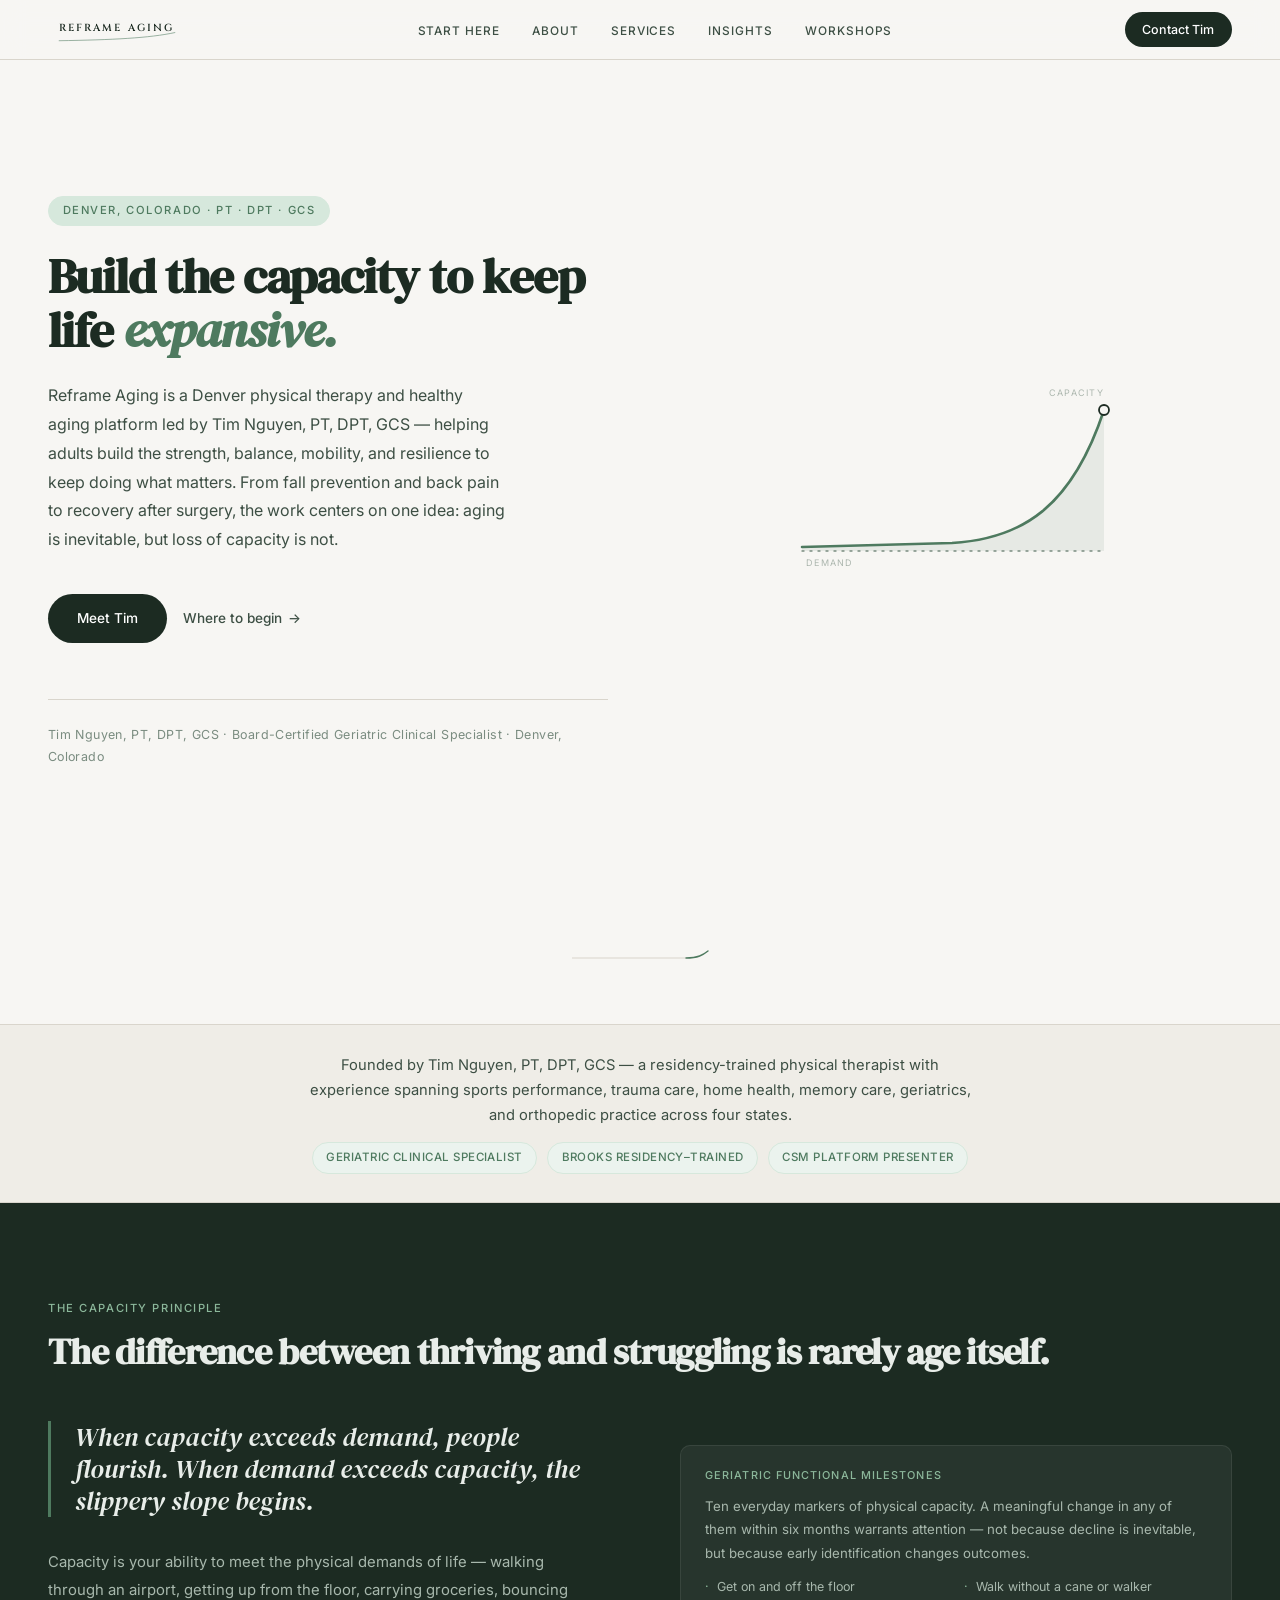
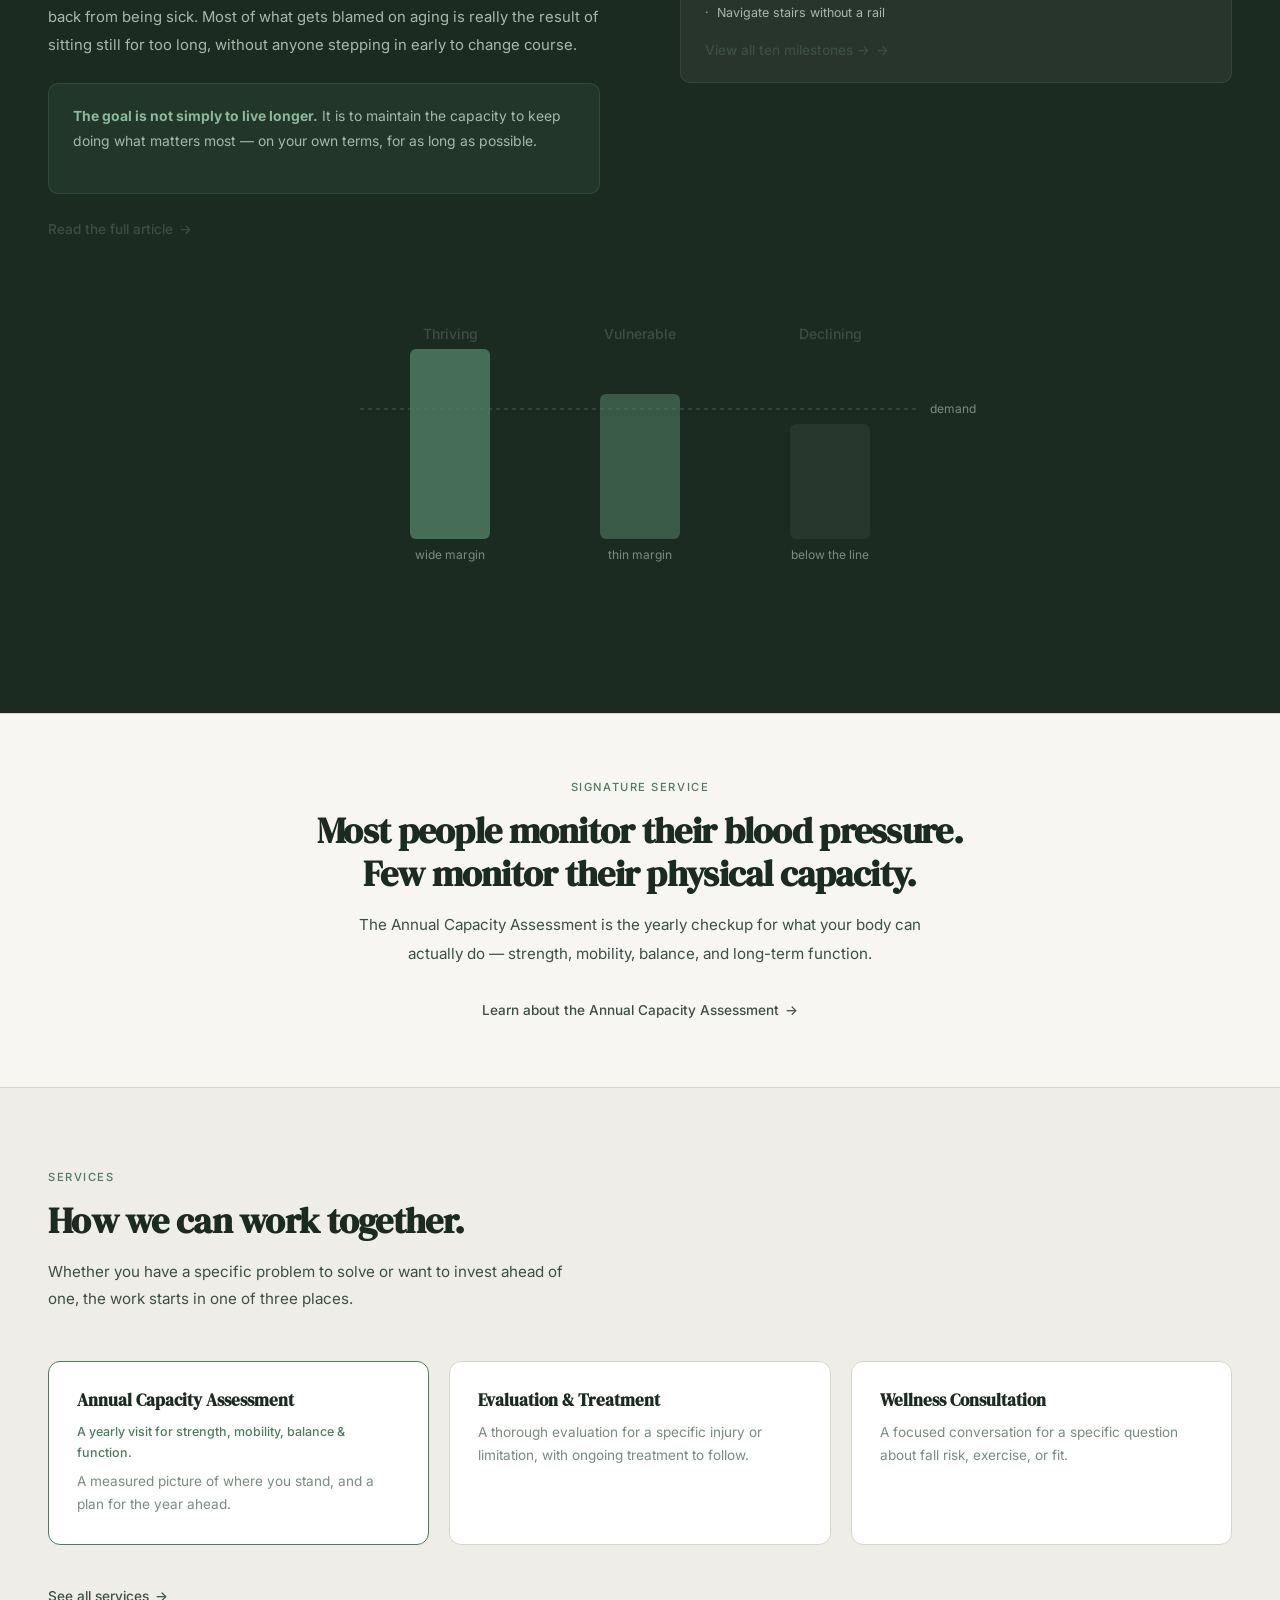
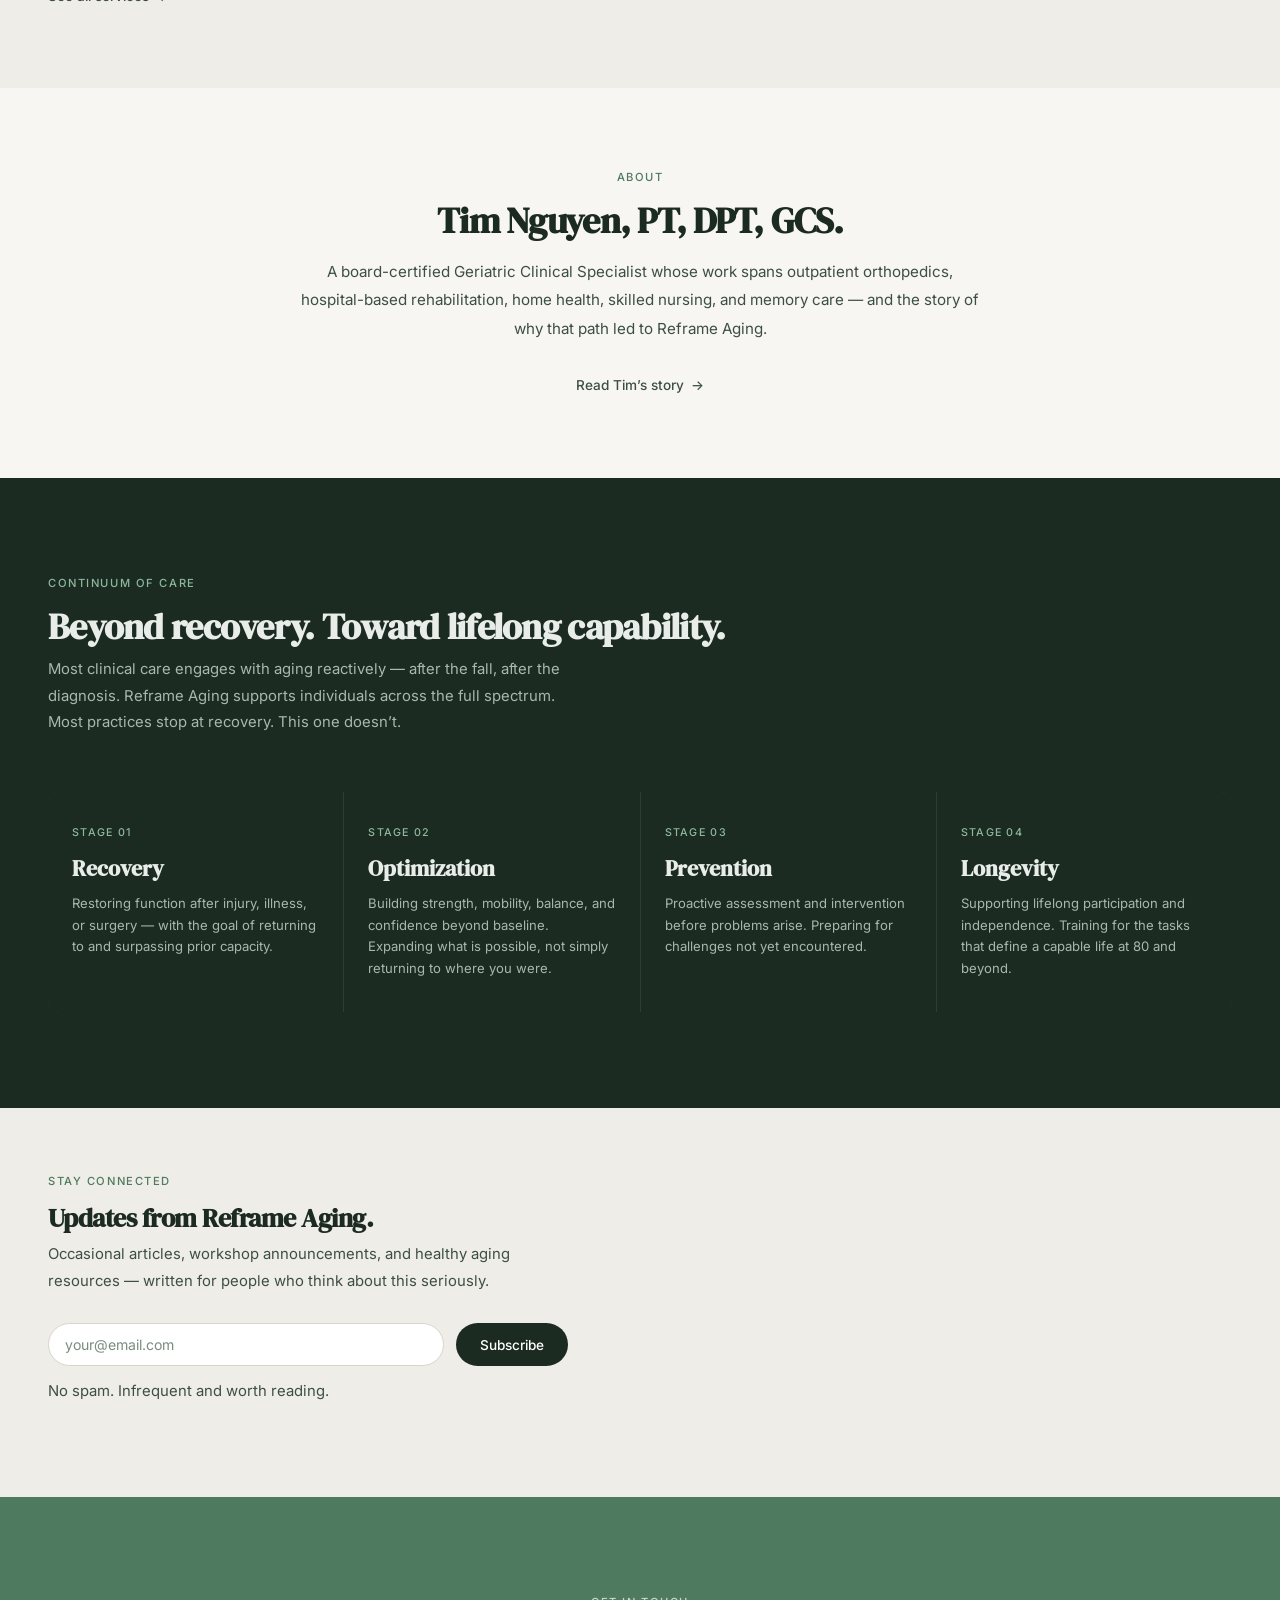
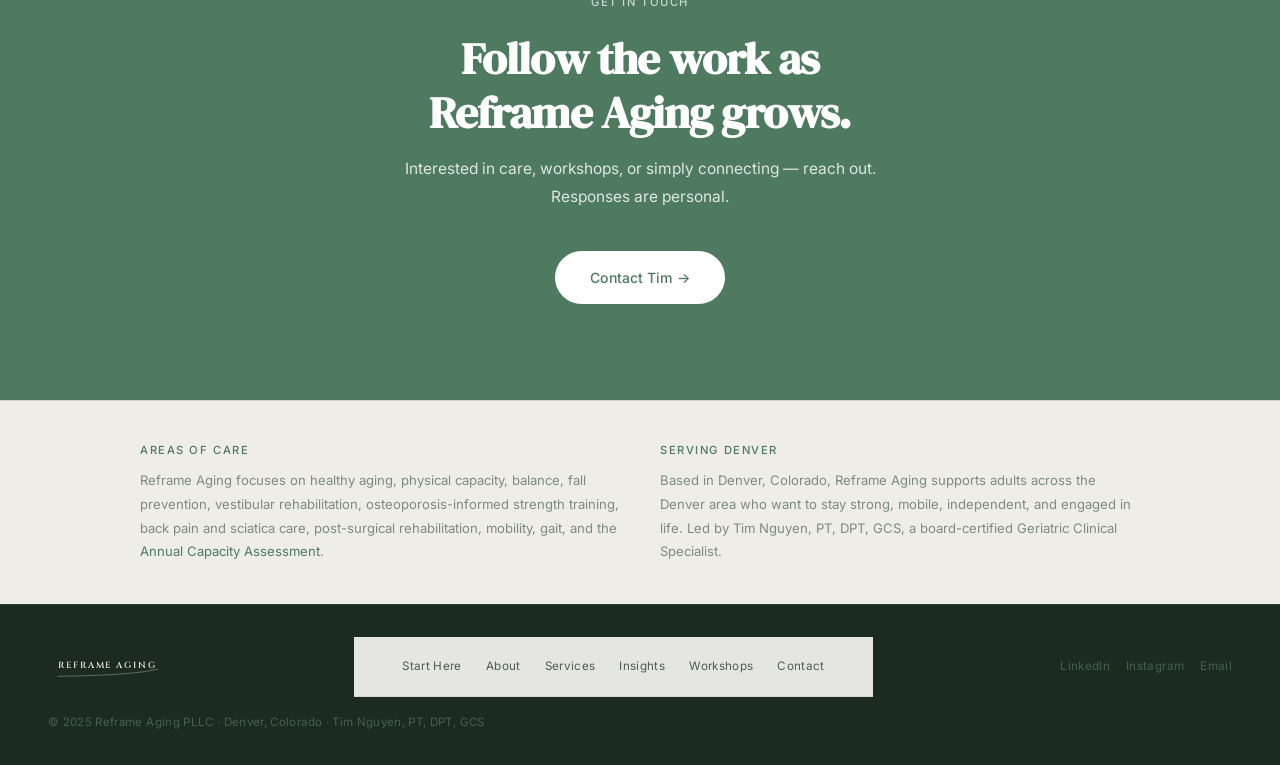
<file: index.html>
<!DOCTYPE html>
<html lang="en">
<head>
<meta charset="UTF-8">
<meta name="viewport" content="width=device-width, initial-scale=1.0">
<title>Healthy Aging Physical Therapist in Denver | Reframe Aging | Tim Nguyen, PT, DPT, GCS</title>
<meta name="description" content="Geriatric physical therapy in Denver for balance, fall prevention, back pain, and healthy aging. Led by Tim Nguyen, PT, DPT, GCS — a board-certified Geriatric Clinical Specialist helping adults build physical capacity and lifelong independence.">
<meta name="author" content="Tim Nguyen, PT, DPT, GCS">
<meta name="robots" content="index, follow, max-image-preview:large, max-snippet:-1, max-video-preview:-1">
<link rel="canonical" href="https://reframeaging.com/">
<meta name="geo.placename" content="Denver, Colorado">
<meta name="geo.region" content="US-CO">
<meta name="geo.position" content="39.7392;-104.9903">
<meta property="og:type" content="website">
<meta property="og:url" content="https://reframeaging.com/">
<meta property="og:title" content="Reframe Aging | Tim Nguyen, PT, DPT, GCS | Denver, Colorado">
<meta property="og:description" content="Physical capacity and healthy aging. Board-certified Geriatric Clinical Specialist in Denver helping adults build strength, resilience, and lifelong independence.">
<meta property="og:image" content="https://reframeaging.com/og-image.jpg">
<meta property="og:locale" content="en_US">
<meta property="og:site_name" content="Reframe Aging">
<meta name="twitter:card" content="summary_large_image">
<meta name="twitter:title" content="Reframe Aging | Tim Nguyen, PT, DPT, GCS">
<meta name="twitter:description" content="Physical capacity and healthy aging. Board-certified Geriatric Clinical Specialist in Denver, Colorado.">
<meta name="twitter:image" content="https://reframeaging.com/og-image.jpg">
<script type="application/ld+json">
{"@context":"https://schema.org","@graph":[{"@type":["MedicalBusiness","LocalBusiness"],"@id":"https://reframeaging.com/#business","name":"Reframe Aging PLLC","alternateName":"Reframe Aging","description":"Geriatric physical therapy in Denver, Colorado: fall prevention, balance and vestibular rehabilitation, back pain and sciatica, post-surgical rehabilitation, and healthy aging care focused on physical capacity and lifelong independence.","url":"https://reframeaging.com","email":"tim@reframeaging.com","address":{"@type":"PostalAddress","addressLocality":"Denver","addressRegion":"CO","addressCountry":"US"},"geo":{"@type":"GeoCoordinates","latitude":39.7392,"longitude":-104.9903},"areaServed":{"@type":"City","name":"Denver"},"medicalSpecialty":["Geriatrics","PhysicalTherapy"],"sameAs":["https://www.instagram.com/reframeaging/","https://www.linkedin.com/in/timnguyen-pt/"]},{"@type":"Person","@id":"https://reframeaging.com/#tim","name":"Tim Nguyen","honorificSuffix":"PT, DPT, GCS","jobTitle":"Doctor of Physical Therapy, Board-Certified Geriatric Clinical Specialist","description":"Tim Nguyen is a Doctor of Physical Therapy and Board-Certified Geriatric Clinical Specialist in Denver, Colorado specializing in healthy aging, physical capacity, fall prevention, balance, and vestibular rehabilitation.","worksFor":{"@id":"https://reframeaging.com/#business"},"url":"https://reframeaging.com","email":"tim@reframeaging.com","knowsAbout":["Geriatric Physical Therapy","Fall Prevention","Balance Training","Vestibular Rehabilitation","Osteoporosis","Healthy Aging","Strength Training","Functional Independence","Physical Capacity"]},{"@type":"WebPage","@id":"https://reframeaging.com/#webpage","url":"https://reframeaging.com","name":"Reframe Aging | Physical Capacity &amp; Healthy Aging | Denver","isPartOf":{"@id":"https://reframeaging.com/#business"},"author":{"@id":"https://reframeaging.com/#tim"},"inLanguage":"en-US"},{"@type":"FAQPage","mainEntity":[{"@type":"Question","name":"What is a Geriatric Clinical Specialist (GCS)?","acceptedAnswer":{"@type":"Answer","text":"A Geriatric Clinical Specialist (GCS) is a board-certified physical therapist with advanced clinical expertise in geriatric care. As of 2025, roughly 4,500 physical therapists nationwide have earned this credential from the American Board of Physical Therapy Specialties."}},{"@type":"Question","name":"What is the Capacity Principle?","acceptedAnswer":{"@type":"Answer","text":"The Capacity Principle is Reframe Aging's core framework: the difference between thriving and struggling as we age is capacity. When physical capacity exceeds life's demands, people flourish. Reframe Aging helps individuals build and maintain that reserve before it is needed."}},{"@type":"Question","name":"What does Reframe Aging offer?","acceptedAnswer":{"@type":"Answer","text":"Reframe Aging provides geriatric physical therapy, fall prevention, balance and vestibular rehabilitation, osteoporosis-focused exercise, strength training, and community education in Denver, Colorado — delivered by a board-certified Geriatric Clinical Specialist."}}]}]}
</script>
<link rel="preconnect" href="https://fonts.googleapis.com">
<link rel="preconnect" href="https://fonts.gstatic.com" crossorigin>
<link href="https://fonts.googleapis.com/css2?family=Cinzel:wght@600&family=DM+Serif+Display:ital@0;1&family=Inter:wght@300;400;500&display=swap" rel="stylesheet">
<link rel="icon" type="image/svg+xml" href="data:image/svg+xml,%3Csvg%20xmlns%3D%27http%3A//www.w3.org/2000/svg%27%20viewBox%3D%270%200%20100%20100%27%3E%3Crect%20width%3D%27100%27%20height%3D%27100%27%20rx%3D%2718%27%20fill%3D%27%231C2B22%27/%3E%3Ctext%20x%3D%2750%27%20y%3D%2756%27%20font-family%3D%27Georgia%2Cserif%27%20font-weight%3D%27700%27%20font-size%3D%2738%27%20letter-spacing%3D%271%27%20fill%3D%27%23E8E4DC%27%20text-anchor%3D%27middle%27%3ERA%3C/text%3E%3Cpath%20d%3D%27M22%2078%20C%2048%2076%2C%2064%2070%2C%2082%2058%27%20fill%3D%27none%27%20stroke%3D%27%239DB7A8%27%20stroke-width%3D%271.9%27%20stroke-linecap%3D%27round%27/%3E%3C/svg%3E">
<link rel="stylesheet" href="styles.css">
</head>
<body>

<nav>
  <a class="nav-logo" href="index.html" aria-label="Reframe Aging — home">
    <svg viewBox="0 0 320 70" role="img" aria-label="Reframe Aging"><text x="160" y="38" font-family="'Cinzel',Georgia,serif" font-weight="600" font-size="24" letter-spacing="5" fill="#1C2B22" text-anchor="middle">REFRAME AGING</text><path d="M26 60 C 150 58, 236 54, 296 41" fill="none" stroke="#4E7A5F" stroke-width="1.3" stroke-linecap="round"/></svg>
  </a>
  <ul class="nav-links" id="primary-nav">
    <li><a href="start-here.html">Start Here</a></li>
    <li><a href="about.html">About</a></li>
    <li><a href="work-with.html">Services</a></li>
    <li><a href="insights.html">Insights</a></li>
    <li><a href="workshops.html">Workshops</a></li>
    <li class="nav-contact-only"><a href="contact.html">Contact</a></li>
  </ul>
  <a class="nav-cta" href="contact.html">Contact Tim</a>
  <button class="nav-toggle" aria-label="Open menu" aria-expanded="false" aria-controls="primary-nav"><span></span><span></span><span></span></button>
</nav>

<section class="hero" id="top">
  <div class="hero-content">
    <div class="eyebrow">Denver, Colorado &middot; PT &middot; DPT &middot; GCS</div>
    <h1>Build the capacity to keep life <em>expansive.</em></h1>
    <p class="hero-sub">Reframe Aging is a Denver physical therapy and healthy aging platform led by Tim Nguyen, PT, DPT, GCS &mdash; helping adults build the strength, balance, mobility, and resilience to keep doing what matters. From fall prevention and back pain to recovery after surgery, the work centers on one idea: aging is inevitable, but loss of capacity is not.</p>
    <div class="btn-actions">
      <a class="btn-primary" href="about.html">Meet Tim</a>
      <a class="btn-ghost" href="start-here.html">Where to begin</a>
    </div>
    <p class="hero-cred">Tim Nguyen, PT, DPT, GCS &middot; Board-Certified Geriatric Clinical Specialist &middot; Denver, Colorado</p>
  </div>
  <div class="hero-visual" aria-hidden="true">
    <div class="rh-wrap">
      <svg class="rh" viewBox="0 0 360 300" fill="none" xmlns="http://www.w3.org/2000/svg" role="img" aria-label="A constant demand line with a reserve line rising above it">
        <path class="rh-fill" d="M30 215 L180 211 C 250 207 300 175 332 78 L332 219 L30 219 Z"/>
        <line class="rh-demand" x1="30" y1="219" x2="332" y2="219"/>
        <path class="rh-reserve" pathLength="100" d="M30 215 L180 211 C 250 207 300 175 332 78"/>
        <circle class="rh-halo" cx="332" cy="78" r="11"/>
        <circle class="rh-node" cx="332" cy="78" r="5"/>
        <text class="rh-lbl" x="34" y="234">demand</text>
        <text class="rh-lbl" x="332" y="64" text-anchor="end">capacity</text>
      </svg>
    </div>
  </div>
</section>

<hr class="rule">

<div class="credibility-strip">
  <p class="cred-line">Founded by Tim Nguyen, PT, DPT, GCS &mdash; a residency-trained physical therapist with experience spanning sports performance, trauma care, home health, memory care, geriatrics, and orthopedic practice across four states.</p>
  <div class="cred-highlights">
    <span>Geriatric Clinical Specialist</span>
    <span>Brooks Residency&#8211;Trained</span>
    <span>CSM Platform Presenter</span>
  </div>
</div>

<section class="capacity" id="philosophy">
  <div class="sec-eye">The Capacity Principle</div>
  <h2>The difference between thriving and struggling is rarely age itself.</h2>
  <div class="cap-grid">
    <div class="cap-left">
      <div class="cap-quote">When capacity exceeds demand, people flourish. When demand exceeds capacity, the slippery slope begins.</div>
      <p>Capacity is your ability to meet the physical demands of life &mdash; walking through an airport, getting up from the floor, carrying groceries, bouncing back from being sick. Most of what gets blamed on aging is really the result of sitting still for too long, without anyone stepping in early to change course.</p>
      <div class="cap-reserve">
        <p><strong>The goal is not simply to live longer.</strong> It is to maintain the capacity to keep doing what matters most &mdash; on your own terms, for as long as possible.</p>
      </div>
      <div class="btn-actions" style="margin-top:1.5rem;">
        <a class="btn-ghost" href="the-capacity-principle.html">Read the full article</a>
      </div>
    </div>
    <div class="cap-right">
      <div class="gfm-box">
        <div class="gfm-label">Geriatric Functional Milestones</div>
        <p>Ten everyday markers of physical capacity. A meaningful change in any of them within six months warrants attention &mdash; not because decline is inevitable, but because early identification changes outcomes.</p>
        <ul class="gfm-list">
          <li>Get on and off the floor</li>
          <li>Walk without a cane or walker</li>
          <li>Navigate stairs without a rail</li>
        </ul>
        <div class="btn-actions" style="margin-top:1rem;">
          <a class="btn-ghost" href="the-capacity-principle.html#milestones">View all ten milestones &rarr;</a>
        </div>
      </div>
    </div>
  </div>

  <div class="cap-visual" style="margin-top:3rem;max-width:680px;margin-left:auto;margin-right:auto;">
    <svg width="100%" viewBox="0 0 680 320" role="img" aria-labelledby="capvis-title capvis-desc">
      <title id="capvis-title">Three states of capacity relative to demand</title>
      <desc id="capvis-desc">Three panels showing a capacity bar against a fixed demand line. Thriving has a wide margin above the line. Vulnerable has a thin margin above the line. Declining has dropped below the line.</desc>
      <line x1="60" y1="120" x2="620" y2="120" stroke="var(--ink-muted)" stroke-width="0.5" stroke-dasharray="4 4"/>
      <text x="630" y="124" font-size="12" fill="var(--ink-muted)">demand</text>
      <text x="150" y="50" text-anchor="middle" font-size="14" font-weight="500" fill="var(--ink-mid)">Thriving</text>
      <rect x="110" y="60" width="80" height="190" rx="6" fill="var(--accent)" opacity="0.85"/>
      <text x="150" y="270" text-anchor="middle" font-size="12" fill="var(--ink-muted)">wide margin</text>
      <text x="340" y="50" text-anchor="middle" font-size="14" font-weight="500" fill="var(--ink-mid)">Vulnerable</text>
      <rect x="300" y="105" width="80" height="145" rx="6" fill="var(--accent)" opacity="0.6"/>
      <text x="340" y="270" text-anchor="middle" font-size="12" fill="var(--ink-muted)">thin margin</text>
      <text x="530" y="50" text-anchor="middle" font-size="14" font-weight="500" fill="var(--ink-mid)">Declining</text>
      <rect x="490" y="135" width="80" height="115" rx="6" fill="var(--ink-mid)" opacity="0.35"/>
      <text x="530" y="270" text-anchor="middle" font-size="12" fill="var(--ink-muted)">below the line</text>
      <text x="150" y="290" text-anchor="middle" font-size="12" fill="var(--ink)">capacity</text>
      <text x="340" y="290" text-anchor="middle" font-size="12" fill="var(--ink)">capacity</text>
      <text x="530" y="290" text-anchor="middle" font-size="12" fill="var(--ink)">capacity</text>
    </svg>
  </div>
</section>

<!-- ANNUAL CAPACITY ASSESSMENT TEASER -->
<section style="padding:4rem 3rem;background:var(--bg);border-top:1px solid var(--divider);border-bottom:1px solid var(--divider);">
  <div style="max-width:780px;margin:0 auto;text-align:center;">
    <div class="sec-eye" style="justify-content:center;">Signature Service</div>
    <h2 style="margin-bottom:1rem;">Most people monitor their blood pressure.<br>Few monitor their physical capacity.</h2>
    <p style="font-size:0.95rem;color:var(--ink-mid);line-height:1.85;max-width:58ch;margin:0 auto 1.75rem;">The Annual Capacity Assessment is the yearly checkup for what your body can actually do &mdash; strength, mobility, balance, and long-term function.</p>
    <a class="btn-ghost" href="work-with.html#assessment">Learn about the Annual Capacity Assessment</a>
  </div>
</section>

<!-- SERVICES PREVIEW -->
<section style="background:var(--bg-alt);padding:5rem 3rem;">
  <div class="sec-eye">Services</div>
  <h2>How we can work together.</h2>
  <p style="max-width:52ch;margin-bottom:0;font-size:0.95rem;">Whether you have a specific problem to solve or want to invest ahead of one, the work starts in one of three places.</p>
  <div class="who-grid" style="grid-template-columns:repeat(3,1fr);">
    <div class="who-card" style="border-color:var(--accent);"><h3>Annual Capacity Assessment</h3><p style="font-size:0.78rem;color:var(--accent);font-weight:500;margin-bottom:0.4rem;">A yearly visit for strength, mobility, balance &amp; function.</p><p>A measured picture of where you stand, and a plan for the year ahead.</p></div>
    <div class="who-card"><h3>Evaluation &amp; Treatment</h3><p>A thorough evaluation for a specific injury or limitation, with ongoing treatment to follow.</p></div>
    <div class="who-card"><h3>Wellness Consultation</h3><p>A focused conversation for a specific question about fall risk, exercise, or fit.</p></div>
  </div>
  <div class="btn-actions" style="margin-top:2.5rem;">
    <a class="btn-ghost" href="work-with.html">See all services</a>
  </div>
</section>

<!-- ABOUT TEASER -->
<section style="padding:5rem 3rem;">
  <div style="max-width:680px;margin:0 auto;text-align:center;">
    <div class="sec-eye" style="justify-content:center;">About</div>
    <h2 style="margin-bottom:1rem;">Tim Nguyen, PT, DPT, GCS.</h2>
    <p style="font-size:0.95rem;color:var(--ink-mid);line-height:1.85;margin-bottom:1.75rem;">A board-certified Geriatric Clinical Specialist whose work spans outpatient orthopedics, hospital-based rehabilitation, home health, skilled nursing, and memory care &mdash; and the story of why that path led to Reframe Aging.</p>
    <a class="btn-ghost" href="about.html">Read Tim&rsquo;s story</a>
  </div>
</section>

<section class="continuum" id="continuum">
  <div class="sec-eye">Continuum of Care</div>
  <h2>Beyond recovery. Toward lifelong capability.</h2>
  <p class="continuum-sub">Most clinical care engages with aging reactively &mdash; after the fall, after the diagnosis. Reframe Aging supports individuals across the full spectrum. Most practices stop at recovery. This one doesn&rsquo;t.</p>
  <div class="cont-row">
    <article class="cont-card"><div class="cont-step">Stage 01</div><h3>Recovery</h3><p>Restoring function after injury, illness, or surgery &mdash; with the goal of returning to and surpassing prior capacity.</p></article>
    <article class="cont-card"><div class="cont-step">Stage 02</div><h3>Optimization</h3><p>Building strength, mobility, balance, and confidence beyond baseline. Expanding what is possible, not simply returning to where you were.</p></article>
    <article class="cont-card"><div class="cont-step">Stage 03</div><h3>Prevention</h3><p>Proactive assessment and intervention before problems arise. Preparing for challenges not yet encountered.</p></article>
    <article class="cont-card"><div class="cont-step">Stage 04</div><h3>Longevity</h3><p>Supporting lifelong participation and independence. Training for the tasks that define a capable life at 80 and beyond.</p></article>
  </div>
</section>

<section class="newsletter">
  <div class="newsletter-inner">
    <div class="sec-eye">Stay Connected</div>
    <h2>Updates from Reframe Aging.</h2>
    <p>Occasional articles, workshop announcements, and healthy aging resources &mdash; written for people who think about this seriously.</p>
    <form class="newsletter-form" action="#" method="post">
      <input type="email" name="email" placeholder="your@email.com" required aria-label="Email address">
      <button type="submit">Subscribe</button>
    </form>
    <p class="newsletter-note">No spam. Infrequent and worth reading.</p>
  </div>
</section>

<section class="contact" id="contact">
  <div class="sec-eye" style="color:rgba(255,255,255,0.7);text-align:center;margin-bottom:1.25rem">Get in touch</div>
  <h2>Follow the work as<br>Reframe Aging grows.</h2>
  <p>Interested in care, workshops, or simply connecting &mdash; reach out. Responses are personal.</p>
  <a class="btn-primary" href="mailto:tim@reframeaging.com">Contact Tim &rarr;</a>
</section>

<!-- SEO services + areas served strip -->
<div class="seo-strip">
  <div class="seo-strip-inner">
    <div>
      <div class="sec-eye">Areas of Care</div>
      <p>Reframe Aging focuses on healthy aging, physical capacity, balance, fall prevention, vestibular rehabilitation, osteoporosis-informed strength training, back pain and sciatica care, post-surgical rehabilitation, mobility, gait, and the <a href="work-with.html#assessment">Annual Capacity Assessment</a>.</p>
    </div>
    <div>
      <div class="sec-eye">Serving Denver</div>
      <p>Based in Denver, Colorado, Reframe Aging supports adults across the Denver area who want to stay strong, mobile, independent, and engaged in life. Led by Tim Nguyen, PT, DPT, GCS, a board-certified Geriatric Clinical Specialist.</p>
    </div>
  </div>
</div>

<footer>
  <a class="footer-logo" href="index.html" aria-label="Reframe Aging — home">
    <svg viewBox="0 0 320 70" role="img" aria-label="Reframe Aging"><text x="160" y="38" font-family="'Cinzel',Georgia,serif" font-weight="600" font-size="24" letter-spacing="5" fill="#E8E4DC" text-anchor="middle">REFRAME AGING</text><path d="M26 60 C 150 58, 236 54, 296 41" fill="none" stroke="#9DB7A8" stroke-width="1.3" stroke-linecap="round"/></svg>
  </a>
  <nav class="footer-nav">
    <a href="start-here.html" class="footer-link">Start Here</a>
    <a href="about.html" class="footer-link">About</a>
    <a href="work-with.html" class="footer-link">Services</a>
    <a href="insights.html" class="footer-link">Insights</a>
    <a href="workshops.html" class="footer-link">Workshops</a>
    <a href="contact.html" class="footer-link">Contact</a>
  </nav>
  <div class="footer-social">
    <a href="https://www.linkedin.com/in/timnguyen-pt/" target="_blank" rel="noopener noreferrer">LinkedIn</a>
    <a href="https://www.instagram.com/reframeaging/" target="_blank" rel="noopener noreferrer">Instagram</a>
    <a href="mailto:tim@reframeaging.com">Email</a>
  </div>
  <span class="footer-text">&copy; 2025 Reframe Aging PLLC &middot; Denver, Colorado &middot; Tim Nguyen, PT, DPT, GCS</span>
</footer>

<script>(function(){var n=document.querySelector("nav"),t=n&&n.querySelector(".nav-toggle");if(!t)return;t.addEventListener("click",function(){var o=n.classList.toggle("open");t.setAttribute("aria-expanded",o?"true":"false");t.setAttribute("aria-label",o?"Close menu":"Open menu");});})();</script>
</body>
</html>
</file>
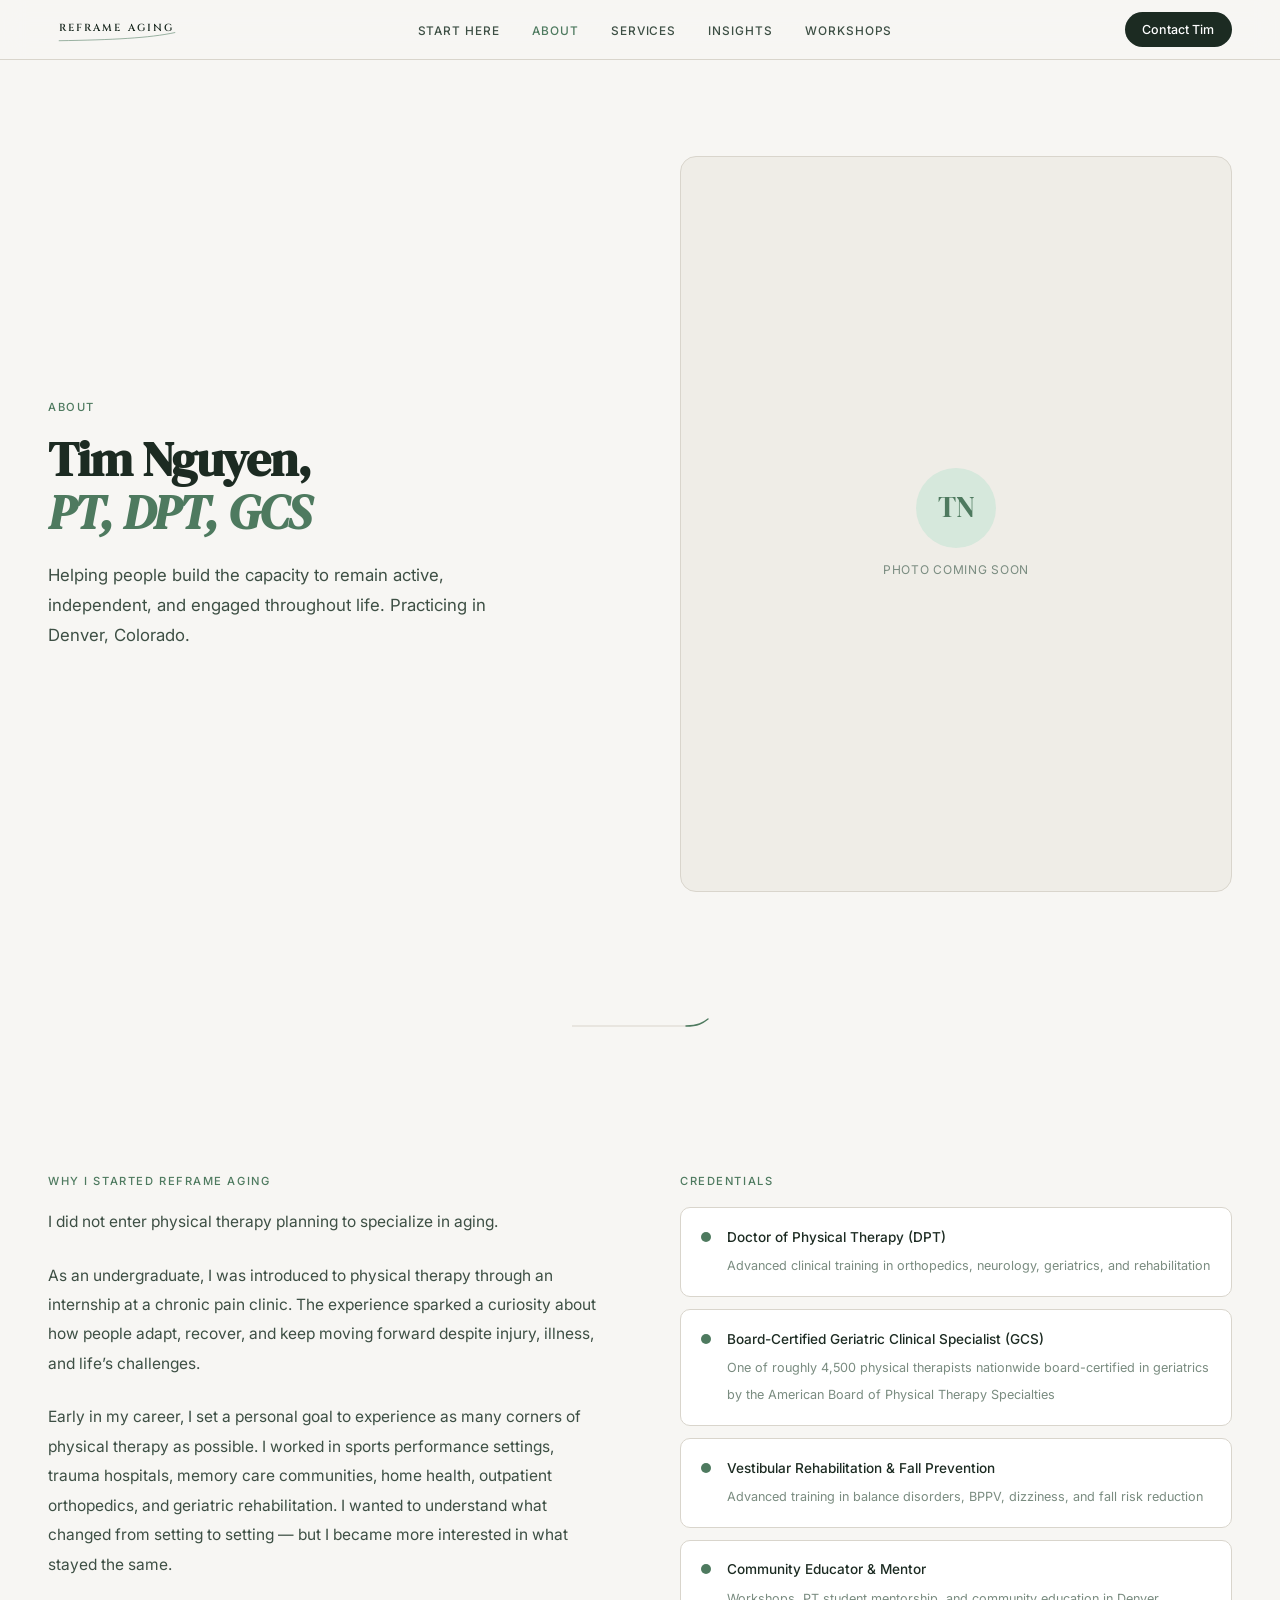
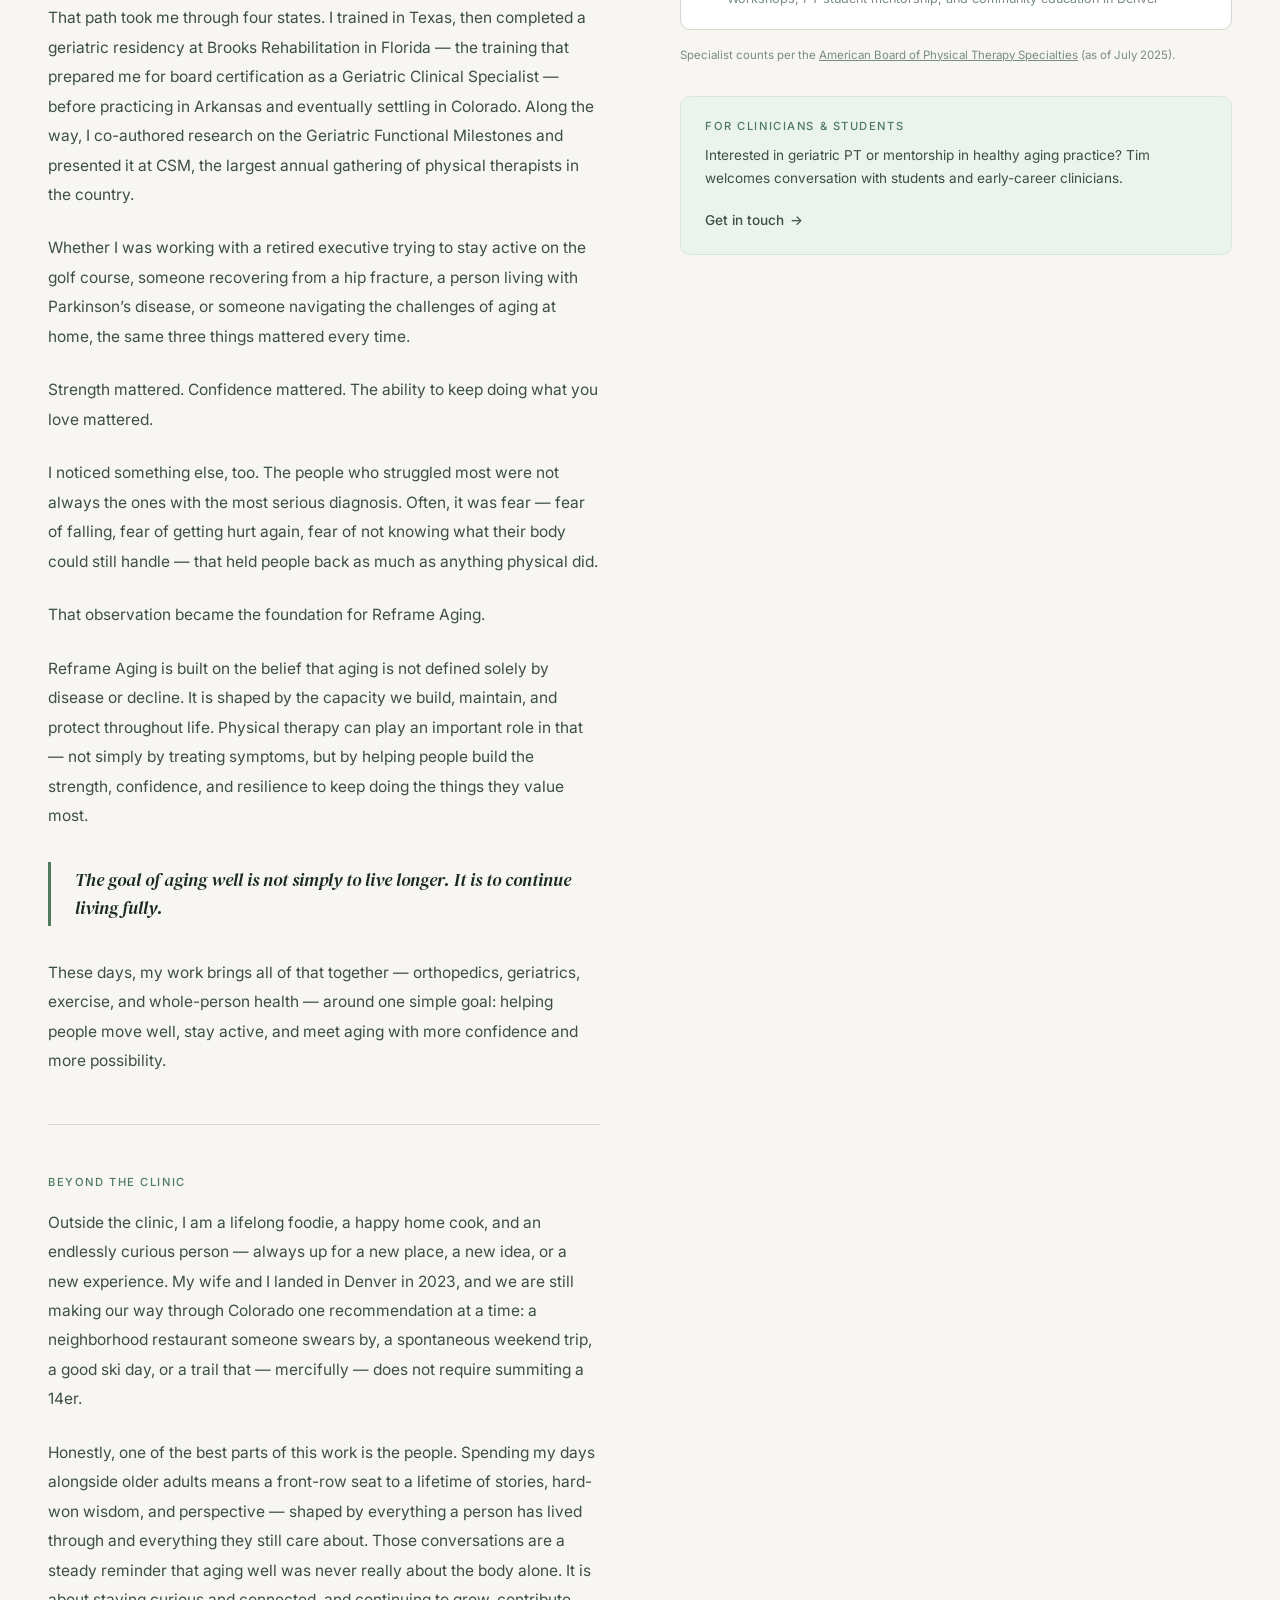
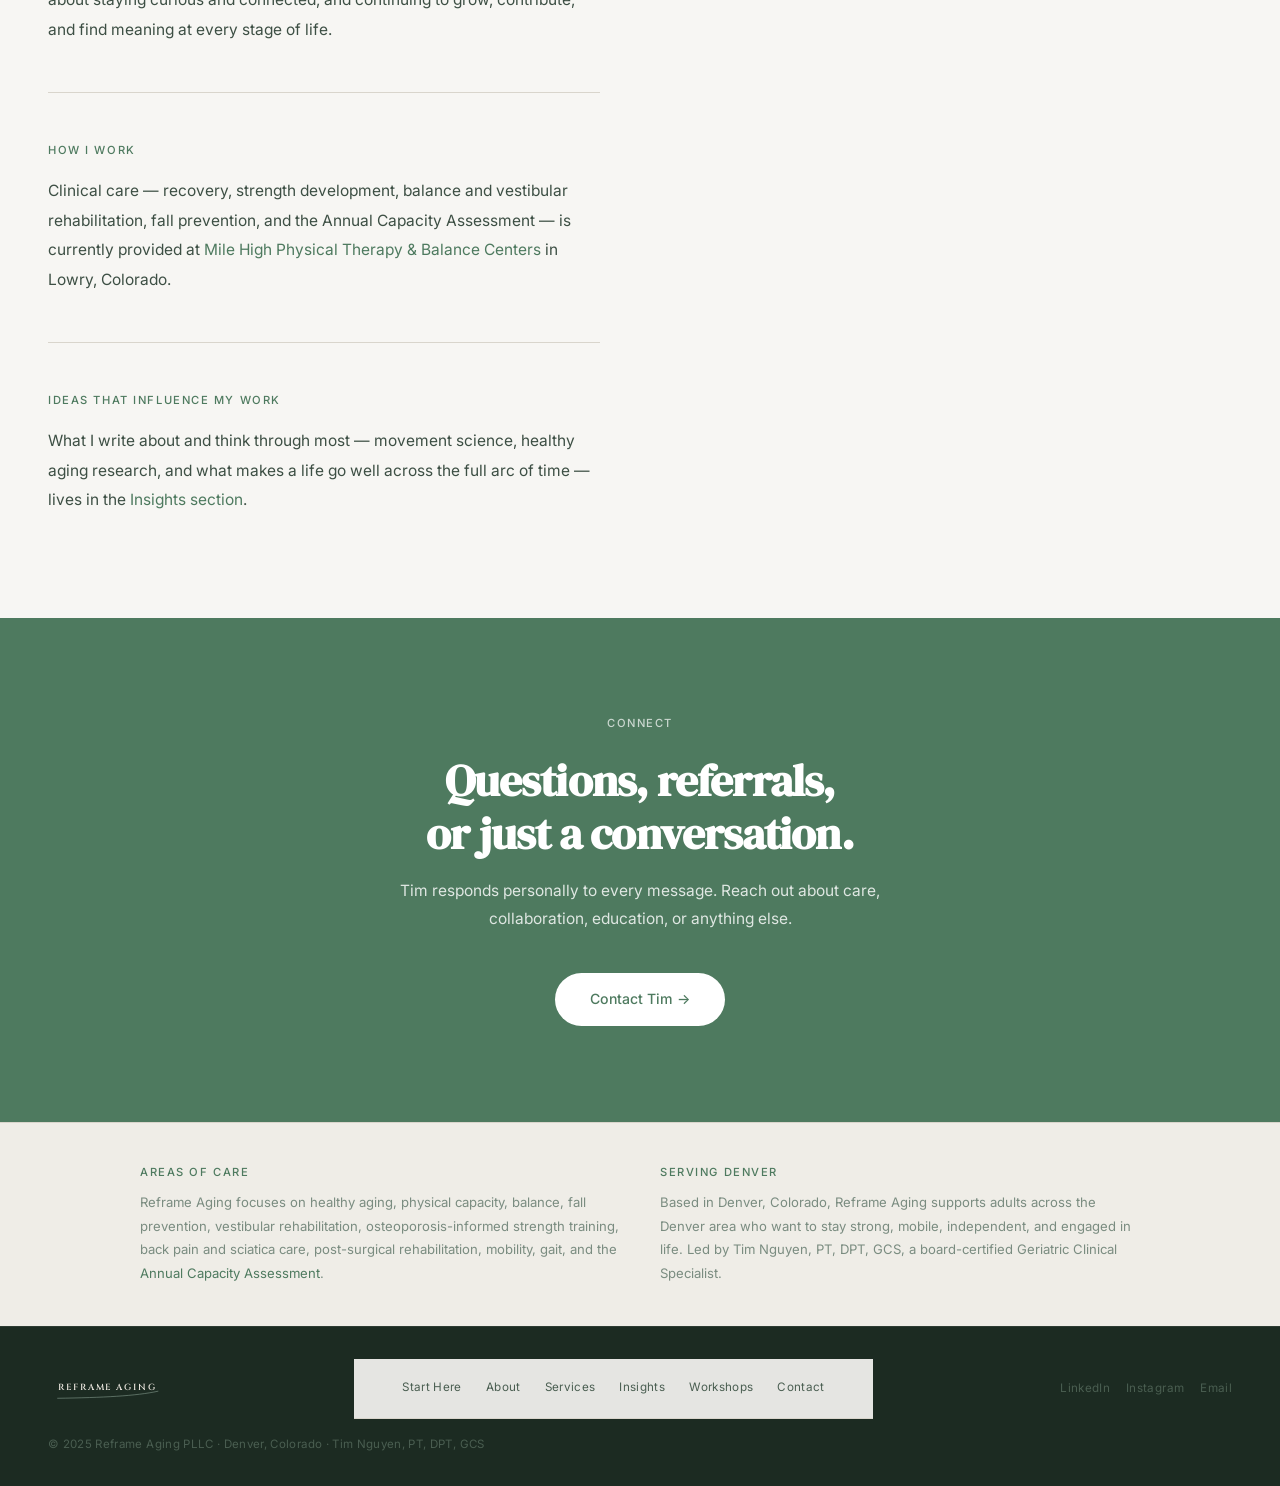
<file: about.html>
<!DOCTYPE html>
<html lang="en">
<head>
<meta charset="UTF-8">
<meta name="viewport" content="width=device-width, initial-scale=1.0">
<title>About Tim Nguyen, PT, DPT, GCS &mdash; Why I Started Reframe Aging | Denver</title>
<meta name="description" content="Tim Nguyen, PT, DPT, GCS founded Reframe Aging after recognizing that many limitations people associate with aging are not inevitable. The story behind the platform.">
<link rel="canonical" href="https://reframeaging.com/about.html">
<meta property="og:title" content="About Tim Nguyen, PT, DPT, GCS — Reframe Aging">
<meta property="og:description" content="The story behind Reframe Aging — why Tim Nguyen, PT, DPT, GCS built a platform focused on capacity, resilience, and lifelong independence.">
<meta property="og:url" content="https://reframeaging.com/about.html">
<meta property="og:image" content="https://reframeaging.com/og-image.jpg">
<meta name="twitter:card" content="summary_large_image">
<link rel="preconnect" href="https://fonts.googleapis.com">
<link rel="preconnect" href="https://fonts.gstatic.com" crossorigin>
<link href="https://fonts.googleapis.com/css2?family=Cinzel:wght@600&family=DM+Serif+Display:ital@0;1&family=Inter:wght@300;400;500&display=swap" rel="stylesheet">
<link rel="icon" type="image/svg+xml" href="data:image/svg+xml,%3Csvg%20xmlns%3D%27http%3A//www.w3.org/2000/svg%27%20viewBox%3D%270%200%20100%20100%27%3E%3Crect%20width%3D%27100%27%20height%3D%27100%27%20rx%3D%2718%27%20fill%3D%27%231C2B22%27/%3E%3Ctext%20x%3D%2750%27%20y%3D%2756%27%20font-family%3D%27Georgia%2Cserif%27%20font-weight%3D%27700%27%20font-size%3D%2738%27%20letter-spacing%3D%271%27%20fill%3D%27%23E8E4DC%27%20text-anchor%3D%27middle%27%3ERA%3C/text%3E%3Cpath%20d%3D%27M22%2078%20C%2048%2076%2C%2064%2070%2C%2082%2058%27%20fill%3D%27none%27%20stroke%3D%27%239DB7A8%27%20stroke-width%3D%271.9%27%20stroke-linecap%3D%27round%27/%3E%3C/svg%3E">
<link rel="stylesheet" href="styles.css">
<style>
  .about-hero {
    padding: 6rem 3rem 4rem;
    display: grid;
    grid-template-columns: 1fr 1fr;
    gap: 5rem;
    align-items: center;
  }
  .about-hero-text .sec-eye { margin-bottom: 1rem; }
  .about-hero-text h1 { margin-bottom: 1.25rem; }
  .about-hero-text .lead {
    font-size: 1.05rem;
    color: var(--ink-mid);
    line-height: 1.8;
    max-width: 44ch;
  }
  .about-photo {
    width: 100%;
    aspect-ratio: 3/4;
    background: var(--bg-alt);
    border-radius: 16px;
    border: 1px solid var(--divider);
    display: flex;
    align-items: center;
    justify-content: center;
    overflow: hidden;
  }
  .about-photo img {
    width: 100%;
    height: 100%;
    object-fit: cover;
    border-radius: 16px;
  }
  .photo-placeholder {
    display: flex;
    flex-direction: column;
    align-items: center;
    gap: 0.75rem;
    color: var(--ink-muted);
  }
  .photo-placeholder-circle {
    width: 80px;
    height: 80px;
    border-radius: 50%;
    background: var(--accent-light);
    display: flex;
    align-items: center;
    justify-content: center;
    font-family: var(--fd);
    font-size: 1.8rem;
    color: var(--accent);
  }
  .photo-placeholder span {
    font-size: 0.75rem;
    letter-spacing: 0.06em;
    text-transform: uppercase;
    color: var(--ink-muted);
  }
  .principle-row {
    display: grid;
    grid-template-columns: repeat(3, 1fr);
    gap: 1.25rem;
    margin-top: 2.5rem;
  }
  .principle-block {
    padding: 1.5rem;
    background: var(--surface);
    border: 1px solid var(--divider);
    border-radius: 10px;
    border-top: 3px solid var(--accent);
  }
  .principle-block h3 {
    font-size: 1rem;
    margin-bottom: 0.4rem;
  }
  .principle-block p {
    font-size: 0.83rem;
    color: var(--ink-muted);
    line-height: 1.65;
  }
  @media (max-width: 768px) {
    .about-hero { grid-template-columns: 1fr; gap: 2.5rem; padding: 3.5rem 1.5rem; }
    .about-photo { max-width: 280px; }
    .principle-row { grid-template-columns: 1fr; }
  }
</style>
</head>
<body>

<nav>
  <a class="nav-logo" href="index.html" aria-label="Reframe Aging — home">
    <svg viewBox="0 0 320 70" role="img" aria-label="Reframe Aging"><text x="160" y="38" font-family="'Cinzel',Georgia,serif" font-weight="600" font-size="24" letter-spacing="5" fill="#1C2B22" text-anchor="middle">REFRAME AGING</text><path d="M26 60 C 150 58, 236 54, 296 41" fill="none" stroke="#4E7A5F" stroke-width="1.3" stroke-linecap="round"/></svg>
  </a>
  <ul class="nav-links" id="primary-nav">
    <li><a href="start-here.html">Start Here</a></li>
    <li><a href="about.html" aria-current="page">About</a></li>
    <li><a href="work-with.html">Services</a></li>
    <li><a href="insights.html">Insights</a></li>
    <li><a href="workshops.html">Workshops</a></li>
    <li class="nav-contact-only"><a href="contact.html">Contact</a></li>
  </ul>
  <a class="nav-cta" href="contact.html">Contact Tim</a>
  <button class="nav-toggle" aria-label="Open menu" aria-expanded="false" aria-controls="primary-nav"><span></span><span></span><span></span></button>
</nav>

<!-- HERO -->
<div class="about-hero">
  <div class="about-hero-text">
    <div class="sec-eye">About</div>
    <h1>Tim Nguyen,<br><em>PT, DPT, GCS</em></h1>
    <p class="lead">Helping people build the capacity to remain active, independent, and engaged throughout life. Practicing in Denver, Colorado.</p>
  </div>
  <div class="about-photo">
    <!-- Replace with: <img src="headshot.jpg" alt="Tim Nguyen, PT, DPT, GCS"> -->
    <div class="photo-placeholder">
      <div class="photo-placeholder-circle">TN</div>
      <span>Photo coming soon</span>
    </div>
  </div>
</div>

<hr class="rule">

<!-- STORY -->
<section style="padding:5rem 3rem;">
  <div class="two-col" style="align-items:start;">

    <div class="prose">
      <div class="sec-eye" style="margin-bottom:1rem;">Why I Started Reframe Aging</div>

      <p>I did not enter physical therapy planning to specialize in aging.</p>

      <p>As an undergraduate, I was introduced to physical therapy through an internship at a chronic pain clinic. The experience sparked a curiosity about how people adapt, recover, and keep moving forward despite injury, illness, and life&rsquo;s challenges.</p>

      <p>Early in my career, I set a personal goal to experience as many corners of physical therapy as possible. I worked in sports performance settings, trauma hospitals, memory care communities, home health, outpatient orthopedics, and geriatric rehabilitation. I wanted to understand what changed from setting to setting &mdash; but I became more interested in what stayed the same.</p>

      <p>That path took me through four states. I trained in Texas, then completed a geriatric residency at Brooks Rehabilitation in Florida &mdash; the training that prepared me for board certification as a Geriatric Clinical Specialist &mdash; before practicing in Arkansas and eventually settling in Colorado. Along the way, I co-authored research on the Geriatric Functional Milestones and presented it at CSM, the largest annual gathering of physical therapists in the country.</p>

      <p>Whether I was working with a retired executive trying to stay active on the golf course, someone recovering from a hip fracture, a person living with Parkinson&rsquo;s disease, or someone navigating the challenges of aging at home, the same three things mattered every time.</p>

      <p>Strength mattered. Confidence mattered. The ability to keep doing what you love mattered.</p>

      <p>I noticed something else, too. The people who struggled most were not always the ones with the most serious diagnosis. Often, it was fear &mdash; fear of falling, fear of getting hurt again, fear of not knowing what their body could still handle &mdash; that held people back as much as anything physical did.</p>

      <p>That observation became the foundation for Reframe Aging.</p>

      <p>Reframe Aging is built on the belief that aging is not defined solely by disease or decline. It is shaped by the capacity we build, maintain, and protect throughout life. Physical therapy can play an important role in that &mdash; not simply by treating symptoms, but by helping people build the strength, confidence, and resilience to keep doing the things they value most.</p>

      <blockquote>
        <p>The goal of aging well is not simply to live longer. It is to continue living fully.</p>
      </blockquote>

      <p>These days, my work brings all of that together &mdash; orthopedics, geriatrics, exercise, and whole-person health &mdash; around one simple goal: helping people move well, stay active, and meet aging with more confidence and more possibility.</p>

      <hr>

      <div class="sec-eye" style="margin-bottom:1rem;">Beyond the Clinic</div>

      <p>Outside the clinic, I am a lifelong foodie, a happy home cook, and an endlessly curious person &mdash; always up for a new place, a new idea, or a new experience. My wife and I landed in Denver in 2023, and we are still making our way through Colorado one recommendation at a time: a neighborhood restaurant someone swears by, a spontaneous weekend trip, a good ski day, or a trail that &mdash; mercifully &mdash; does not require summiting a 14er.</p>

      <p>Honestly, one of the best parts of this work is the people. Spending my days alongside older adults means a front-row seat to a lifetime of stories, hard-won wisdom, and perspective &mdash; shaped by everything a person has lived through and everything they still care about. Those conversations are a steady reminder that aging well was never really about the body alone. It is about staying curious and connected, and continuing to grow, contribute, and find meaning at every stage of life.</p>

      <hr>

      <div class="sec-eye" style="margin-bottom:1rem;">How I Work</div>

      <p>Clinical care &mdash; recovery, strength development, balance and vestibular rehabilitation, fall prevention, and the Annual Capacity Assessment &mdash; is currently provided at <a href="https://milehighphysicaltherapy.com" target="_blank" rel="noopener noreferrer" style="color:var(--accent);text-decoration:none;">Mile High Physical Therapy &amp; Balance Centers</a> in Lowry, Colorado.</p>

      <hr>

      <div class="sec-eye" style="margin-bottom:1rem;">Ideas That Influence My Work</div>

      <p>What I write about and think through most &mdash; movement science, healthy aging research, and what makes a life go well across the full arc of time &mdash; lives in the <a href="insights.html" style="color:var(--accent);text-decoration:none;">Insights section</a>.</p>

    </div>

    <!-- CREDENTIALS SIDEBAR -->
    <div>
      <div class="sec-eye" style="margin-bottom:1rem;">Credentials</div>
      <div class="about-creds">
        <div class="cred-item">
          <div class="cred-dot"></div>
          <div class="cred-text">
            <strong>Doctor of Physical Therapy (DPT)</strong>
            <span>Advanced clinical training in orthopedics, neurology, geriatrics, and rehabilitation</span>
          </div>
        </div>
        <div class="cred-item">
          <div class="cred-dot"></div>
          <div class="cred-text">
            <strong>Board-Certified Geriatric Clinical Specialist (GCS)</strong>
            <span>One of roughly 4,500 physical therapists nationwide board-certified in geriatrics by the American Board of Physical Therapy Specialties</span>
          </div>
        </div>
        <div class="cred-item">
          <div class="cred-dot"></div>
          <div class="cred-text">
            <strong>Vestibular Rehabilitation &amp; Fall Prevention</strong>
            <span>Advanced training in balance disorders, BPPV, dizziness, and fall risk reduction</span>
          </div>
        </div>
        <div class="cred-item">
          <div class="cred-dot"></div>
          <div class="cred-text">
            <strong>Community Educator &amp; Mentor</strong>
            <span>Workshops, PT student mentorship, and community education in Denver</span>
          </div>
        </div>
      </div>

      <p style="margin-top:1rem;font-size:0.72rem;color:var(--ink-muted);line-height:1.6;">Specialist counts per the <a href="https://specialization.apta.org/become-a-specialist/geriatrics" target="_blank" rel="noopener noreferrer" style="color:var(--ink-muted);text-decoration:underline;">American Board of Physical Therapy Specialties</a> (as of July 2025).</p>

      <div style="margin-top:2rem;padding:1.25rem 1.5rem;background:var(--accent-pale);border:1px solid var(--accent-light);border-radius:10px;">
        <div class="sec-eye" style="margin-bottom:0.5rem;">For Clinicians &amp; Students</div>
        <p style="font-size:0.85rem;color:var(--ink-mid);line-height:1.7;margin-bottom:1rem;">Interested in geriatric PT or mentorship in healthy aging practice? Tim welcomes conversation with students and early-career clinicians.</p>
        <a class="btn-ghost" href="contact.html">Get in touch</a>
      </div>
    </div>

  </div>
</section>

<section class="contact">
  <div class="sec-eye" style="color:rgba(255,255,255,0.7);text-align:center;margin-bottom:1.25rem">Connect</div>
  <h2>Questions, referrals,<br>or just a conversation.</h2>
  <p>Tim responds personally to every message. Reach out about care, collaboration, education, or anything else.</p>
  <a class="btn-primary" href="mailto:tim@reframeaging.com">Contact Tim &rarr;</a>
</section>

<div class="seo-strip">
  <div class="seo-strip-inner">
    <div>
      <div class="sec-eye">Areas of Care</div>
      <p>Reframe Aging focuses on healthy aging, physical capacity, balance, fall prevention, vestibular rehabilitation, osteoporosis-informed strength training, back pain and sciatica care, post-surgical rehabilitation, mobility, gait, and the <a href="work-with.html#assessment">Annual Capacity Assessment</a>.</p>
    </div>
    <div>
      <div class="sec-eye">Serving Denver</div>
      <p>Based in Denver, Colorado, Reframe Aging supports adults across the Denver area who want to stay strong, mobile, independent, and engaged in life. Led by Tim Nguyen, PT, DPT, GCS, a board-certified Geriatric Clinical Specialist.</p>
    </div>
  </div>
</div>

<footer>
  <a class="footer-logo" href="index.html" aria-label="Reframe Aging — home">
    <svg viewBox="0 0 320 70" role="img" aria-label="Reframe Aging"><text x="160" y="38" font-family="'Cinzel',Georgia,serif" font-weight="600" font-size="24" letter-spacing="5" fill="#E8E4DC" text-anchor="middle">REFRAME AGING</text><path d="M26 60 C 150 58, 236 54, 296 41" fill="none" stroke="#9DB7A8" stroke-width="1.3" stroke-linecap="round"/></svg>
  </a>
  <nav class="footer-nav">
    <a href="start-here.html" class="footer-link">Start Here</a>
    <a href="about.html" class="footer-link">About</a>
    <a href="work-with.html" class="footer-link">Services</a>
    <a href="insights.html" class="footer-link">Insights</a>
    <a href="workshops.html" class="footer-link">Workshops</a>
    <a href="contact.html" class="footer-link">Contact</a>
  </nav>
  <div class="footer-social">
    <a href="https://www.linkedin.com/in/timnguyen-pt/" target="_blank" rel="noopener noreferrer">LinkedIn</a>
    <a href="https://www.instagram.com/reframeaging/" target="_blank" rel="noopener noreferrer">Instagram</a>
    <a href="mailto:tim@reframeaging.com">Email</a>
  </div>
  <span class="footer-text">&copy; 2025 Reframe Aging PLLC &middot; Denver, Colorado &middot; Tim Nguyen, PT, DPT, GCS</span>
</footer>

<script>(function(){var n=document.querySelector("nav"),t=n&&n.querySelector(".nav-toggle");if(!t)return;t.addEventListener("click",function(){var o=n.classList.toggle("open");t.setAttribute("aria-expanded",o?"true":"false");t.setAttribute("aria-label",o?"Close menu":"Open menu");});})();</script>
</body>
</html>
</file>
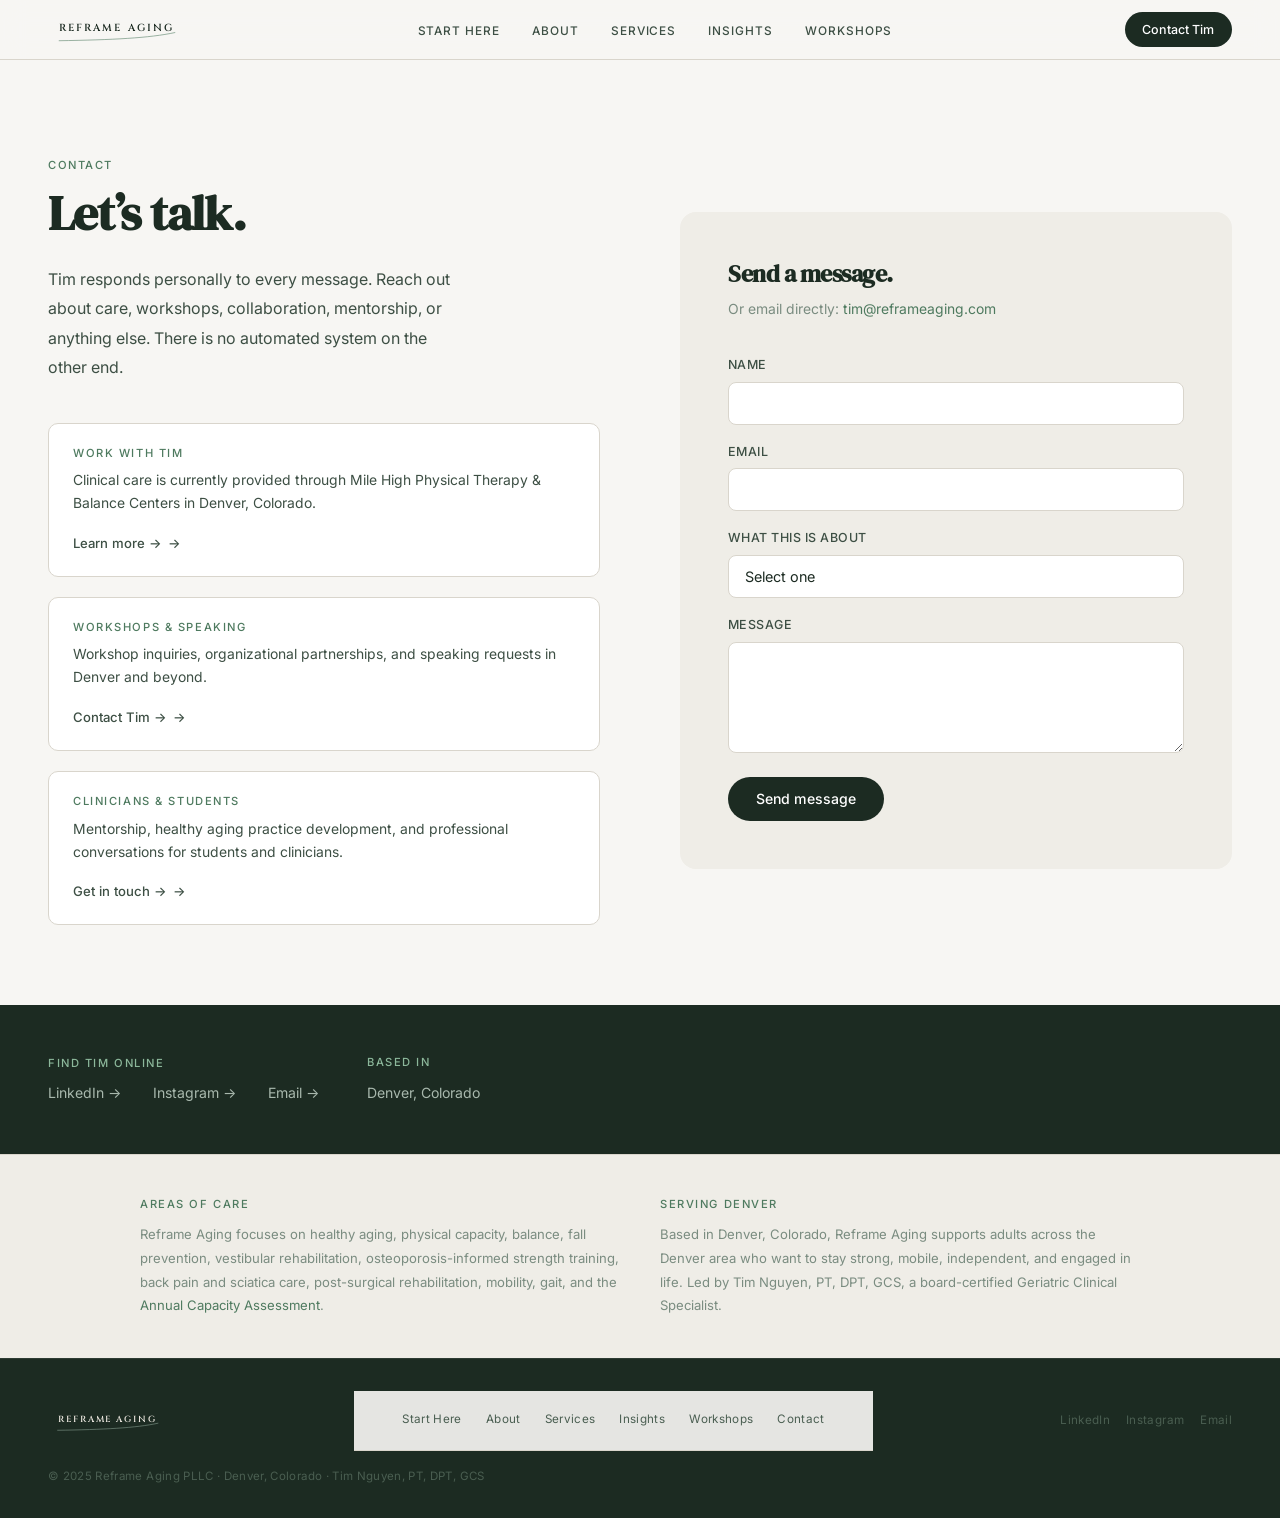
<file: contact.html>
<!DOCTYPE html>
<html lang="en">
<head>
<meta charset="UTF-8">
<meta name="viewport" content="width=device-width, initial-scale=1.0">
<title>Contact &mdash; Reframe Aging | Tim Nguyen, PT, DPT, GCS | Denver, Colorado</title>
<meta name="description" content="Contact Tim Nguyen, PT, DPT, GCS at Reframe Aging in Denver, Colorado. Reach out about clinical care, workshops, collaboration, or mentorship.">
<link rel="canonical" href="https://reframeaging.com/contact.html">
<meta property="og:title" content="Contact — Reframe Aging | Denver, Colorado">
<meta property="og:description" content="Reach out about clinical care, workshops, collaboration, or mentorship. Tim responds personally to every message.">
<meta property="og:url" content="https://reframeaging.com/contact.html">
<meta property="og:image" content="https://reframeaging.com/og-image.jpg">
<meta name="twitter:card" content="summary_large_image">
<link rel="preconnect" href="https://fonts.googleapis.com">
<link rel="preconnect" href="https://fonts.gstatic.com" crossorigin>
<link href="https://fonts.googleapis.com/css2?family=Cinzel:wght@600&family=DM+Serif+Display:ital@0;1&family=Inter:wght@300;400;500&display=swap" rel="stylesheet">
<link rel="icon" type="image/svg+xml" href="data:image/svg+xml,%3Csvg%20xmlns%3D%27http%3A//www.w3.org/2000/svg%27%20viewBox%3D%270%200%20100%20100%27%3E%3Crect%20width%3D%27100%27%20height%3D%27100%27%20rx%3D%2718%27%20fill%3D%27%231C2B22%27/%3E%3Ctext%20x%3D%2750%27%20y%3D%2756%27%20font-family%3D%27Georgia%2Cserif%27%20font-weight%3D%27700%27%20font-size%3D%2738%27%20letter-spacing%3D%271%27%20fill%3D%27%23E8E4DC%27%20text-anchor%3D%27middle%27%3ERA%3C/text%3E%3Cpath%20d%3D%27M22%2078%20C%2048%2076%2C%2064%2070%2C%2082%2058%27%20fill%3D%27none%27%20stroke%3D%27%239DB7A8%27%20stroke-width%3D%271.9%27%20stroke-linecap%3D%27round%27/%3E%3C/svg%3E">
<link rel="stylesheet" href="styles.css">
</head>
<body>

<nav>
  <a class="nav-logo" href="index.html" aria-label="Reframe Aging — home">
    <svg viewBox="0 0 320 70" role="img" aria-label="Reframe Aging"><text x="160" y="38" font-family="'Cinzel',Georgia,serif" font-weight="600" font-size="24" letter-spacing="5" fill="#1C2B22" text-anchor="middle">REFRAME AGING</text><path d="M26 60 C 150 58, 236 54, 296 41" fill="none" stroke="#4E7A5F" stroke-width="1.3" stroke-linecap="round"/></svg>
  </a>
  <ul class="nav-links" id="primary-nav">
    <li><a href="start-here.html">Start Here</a></li>
    <li><a href="about.html">About</a></li>
    <li><a href="work-with.html">Services</a></li>
    <li><a href="insights.html">Insights</a></li>
    <li><a href="workshops.html">Workshops</a></li>
    <li class="nav-contact-only"><a href="contact.html">Contact</a></li>
  </ul>
  <a class="nav-cta" href="contact.html">Contact Tim</a>
  <button class="nav-toggle" aria-label="Open menu" aria-expanded="false" aria-controls="primary-nav"><span></span><span></span><span></span></button>
</nav>

<section style="padding:6rem 3rem 5rem;">
  <div class="two-col-center">
    <div>
      <div class="sec-eye">Contact</div>
      <h1>Let&rsquo;s talk.</h1>
      <p style="font-size:1rem;color:var(--ink-mid);line-height:1.85;max-width:42ch;margin-bottom:2.5rem;">Tim responds personally to every message. Reach out about care, workshops, collaboration, mentorship, or anything else. There is no automated system on the other end.</p>

      <div style="display:flex;flex-direction:column;gap:1.25rem;">
        <div style="padding:1.25rem 1.5rem;background:var(--surface);border:1px solid var(--divider);border-radius:10px;">
          <div class="sec-eye" style="margin-bottom:0.4rem;">Work With Tim</div>
          <p style="font-size:0.87rem;color:var(--ink-mid);line-height:1.65;margin-bottom:0.85rem;">Clinical care is currently provided through Mile High Physical Therapy &amp; Balance Centers in Denver, Colorado.</p>
          <a href="https://www.milehighphysicaltherapy.com/contact/" target="_blank" rel="noopener noreferrer" class="btn-ghost" style="font-size:0.82rem;">Learn more &rarr;</a>
        </div>
        <div style="padding:1.25rem 1.5rem;background:var(--surface);border:1px solid var(--divider);border-radius:10px;">
          <div class="sec-eye" style="margin-bottom:0.4rem;">Workshops &amp; Speaking</div>
          <p style="font-size:0.87rem;color:var(--ink-mid);line-height:1.65;margin-bottom:0.85rem;">Workshop inquiries, organizational partnerships, and speaking requests in Denver and beyond.</p>
          <a href="mailto:tim@reframeaging.com" class="btn-ghost" style="font-size:0.82rem;">Contact Tim &rarr;</a>
        </div>
        <div style="padding:1.25rem 1.5rem;background:var(--surface);border:1px solid var(--divider);border-radius:10px;">
          <div class="sec-eye" style="margin-bottom:0.4rem;">Clinicians &amp; Students</div>
          <p style="font-size:0.87rem;color:var(--ink-mid);line-height:1.65;margin-bottom:0.85rem;">Mentorship, healthy aging practice development, and professional conversations for students and clinicians.</p>
          <a href="mailto:tim@reframeaging.com" class="btn-ghost" style="font-size:0.82rem;">Get in touch &rarr;</a>
        </div>
      </div>
    </div>

    <div style="background:var(--bg-alt);border-radius:16px;padding:3rem;">
      <h2 style="font-size:1.5rem;margin-bottom:0.5rem;">Send a message.</h2>
      <p style="font-size:0.87rem;color:var(--ink-muted);margin-bottom:2rem;">Or email directly: <a href="mailto:tim@reframeaging.com" style="color:var(--accent);text-decoration:none;">tim@reframeaging.com</a></p>
      <form action="mailto:tim@reframeaging.com" method="post" enctype="text/plain" style="display:flex;flex-direction:column;gap:1rem;">
        <div>
          <label for="name" style="display:block;font-size:0.78rem;font-weight:500;color:var(--ink-mid);margin-bottom:0.4rem;letter-spacing:0.04em;text-transform:uppercase;">Name</label>
          <input type="text" id="name" name="name" required style="width:100%;padding:0.75rem 1rem;border:1px solid var(--divider);border-radius:8px;background:var(--surface);font-family:var(--fb);font-size:0.9rem;color:var(--ink);outline:none;">
        </div>
        <div>
          <label for="email" style="display:block;font-size:0.78rem;font-weight:500;color:var(--ink-mid);margin-bottom:0.4rem;letter-spacing:0.04em;text-transform:uppercase;">Email</label>
          <input type="email" id="email" name="email" required style="width:100%;padding:0.75rem 1rem;border:1px solid var(--divider);border-radius:8px;background:var(--surface);font-family:var(--fb);font-size:0.9rem;color:var(--ink);outline:none;">
        </div>
        <div>
          <label for="subject" style="display:block;font-size:0.78rem;font-weight:500;color:var(--ink-mid);margin-bottom:0.4rem;letter-spacing:0.04em;text-transform:uppercase;">What this is about</label>
          <select id="subject" name="subject" style="width:100%;padding:0.75rem 1rem;border:1px solid var(--divider);border-radius:8px;background:var(--surface);font-family:var(--fb);font-size:0.9rem;color:var(--ink);outline:none;appearance:none;">
            <option value="">Select one</option>
            <option value="care">Clinical care</option>
            <option value="workshop">Workshop or speaking</option>
            <option value="mentorship">Mentorship or education</option>
            <option value="collaboration">Collaboration or referral</option>
            <option value="other">Something else</option>
          </select>
        </div>
        <div>
          <label for="message" style="display:block;font-size:0.78rem;font-weight:500;color:var(--ink-mid);margin-bottom:0.4rem;letter-spacing:0.04em;text-transform:uppercase;">Message</label>
          <textarea id="message" name="message" rows="5" required style="width:100%;padding:0.75rem 1rem;border:1px solid var(--divider);border-radius:8px;background:var(--surface);font-family:var(--fb);font-size:0.9rem;color:var(--ink);outline:none;resize:vertical;"></textarea>
        </div>
        <button type="submit" style="padding:0.85rem 1.75rem;background:var(--ink);color:#fff;border:none;border-radius:2rem;font-family:var(--fb);font-size:0.88rem;font-weight:500;cursor:pointer;transition:background 0.2s;align-self:flex-start;">Send message</button>
      </form>
    </div>
  </div>
</section>

<div style="background:var(--dark);padding:3rem;">
  <div style="display:flex;gap:3rem;flex-wrap:wrap;align-items:center;">
    <div>
      <div class="sec-eye" style="color:var(--dark-accent);margin-bottom:0.5rem;">Find Tim online</div>
      <div style="display:flex;gap:2rem;flex-wrap:wrap;">
        <a href="https://www.linkedin.com/in/timnguyen-pt/" target="_blank" rel="noopener noreferrer" style="color:var(--dark-text);text-decoration:none;font-size:0.88rem;transition:color 0.2s;" onmouseover="this.style.color='#8CB89B'" onmouseout="this.style.color='#A8B8AD'">LinkedIn &rarr;</a>
        <a href="https://www.instagram.com/reframeaging/" target="_blank" rel="noopener noreferrer" style="color:var(--dark-text);text-decoration:none;font-size:0.88rem;transition:color 0.2s;" onmouseover="this.style.color='#8CB89B'" onmouseout="this.style.color='#A8B8AD'">Instagram &rarr;</a>
        <a href="mailto:tim@reframeaging.com" style="color:var(--dark-text);text-decoration:none;font-size:0.88rem;transition:color 0.2s;" onmouseover="this.style.color='#8CB89B'" onmouseout="this.style.color='#A8B8AD'">Email &rarr;</a>
      </div>
    </div>
    <div>
      <div class="sec-eye" style="color:var(--dark-accent);margin-bottom:0.5rem;">Based in</div>
      <p style="color:var(--dark-text);font-size:0.88rem;">Denver, Colorado</p>
    </div>
  </div>
</div>

<div class="seo-strip">
  <div class="seo-strip-inner">
    <div>
      <div class="sec-eye">Areas of Care</div>
      <p>Reframe Aging focuses on healthy aging, physical capacity, balance, fall prevention, vestibular rehabilitation, osteoporosis-informed strength training, back pain and sciatica care, post-surgical rehabilitation, mobility, gait, and the <a href="work-with.html#assessment">Annual Capacity Assessment</a>.</p>
    </div>
    <div>
      <div class="sec-eye">Serving Denver</div>
      <p>Based in Denver, Colorado, Reframe Aging supports adults across the Denver area who want to stay strong, mobile, independent, and engaged in life. Led by Tim Nguyen, PT, DPT, GCS, a board-certified Geriatric Clinical Specialist.</p>
    </div>
  </div>
</div>

<footer>
  <a class="footer-logo" href="index.html" aria-label="Reframe Aging — home">
    <svg viewBox="0 0 320 70" role="img" aria-label="Reframe Aging"><text x="160" y="38" font-family="'Cinzel',Georgia,serif" font-weight="600" font-size="24" letter-spacing="5" fill="#E8E4DC" text-anchor="middle">REFRAME AGING</text><path d="M26 60 C 150 58, 236 54, 296 41" fill="none" stroke="#9DB7A8" stroke-width="1.3" stroke-linecap="round"/></svg>
  </a>
  <nav class="footer-nav">
    <a href="start-here.html" class="footer-link">Start Here</a>
    <a href="about.html" class="footer-link">About</a>
    <a href="work-with.html" class="footer-link">Services</a>
    <a href="insights.html" class="footer-link">Insights</a>
    <a href="workshops.html" class="footer-link">Workshops</a>
    <a href="contact.html" class="footer-link">Contact</a>
  </nav>
  <div class="footer-social">
    <a href="https://www.linkedin.com/in/timnguyen-pt/" target="_blank" rel="noopener noreferrer">LinkedIn</a>
    <a href="https://www.instagram.com/reframeaging/" target="_blank" rel="noopener noreferrer">Instagram</a>
    <a href="mailto:tim@reframeaging.com">Email</a>
  </div>
  <span class="footer-text">&copy; 2025 Reframe Aging PLLC &middot; Denver, Colorado &middot; Tim Nguyen, PT, DPT, GCS</span>
</footer>

<script>(function(){var n=document.querySelector("nav"),t=n&&n.querySelector(".nav-toggle");if(!t)return;t.addEventListener("click",function(){var o=n.classList.toggle("open");t.setAttribute("aria-expanded",o?"true":"false");t.setAttribute("aria-label",o?"Close menu":"Open menu");});})();</script>
</body>
</html>
</file>
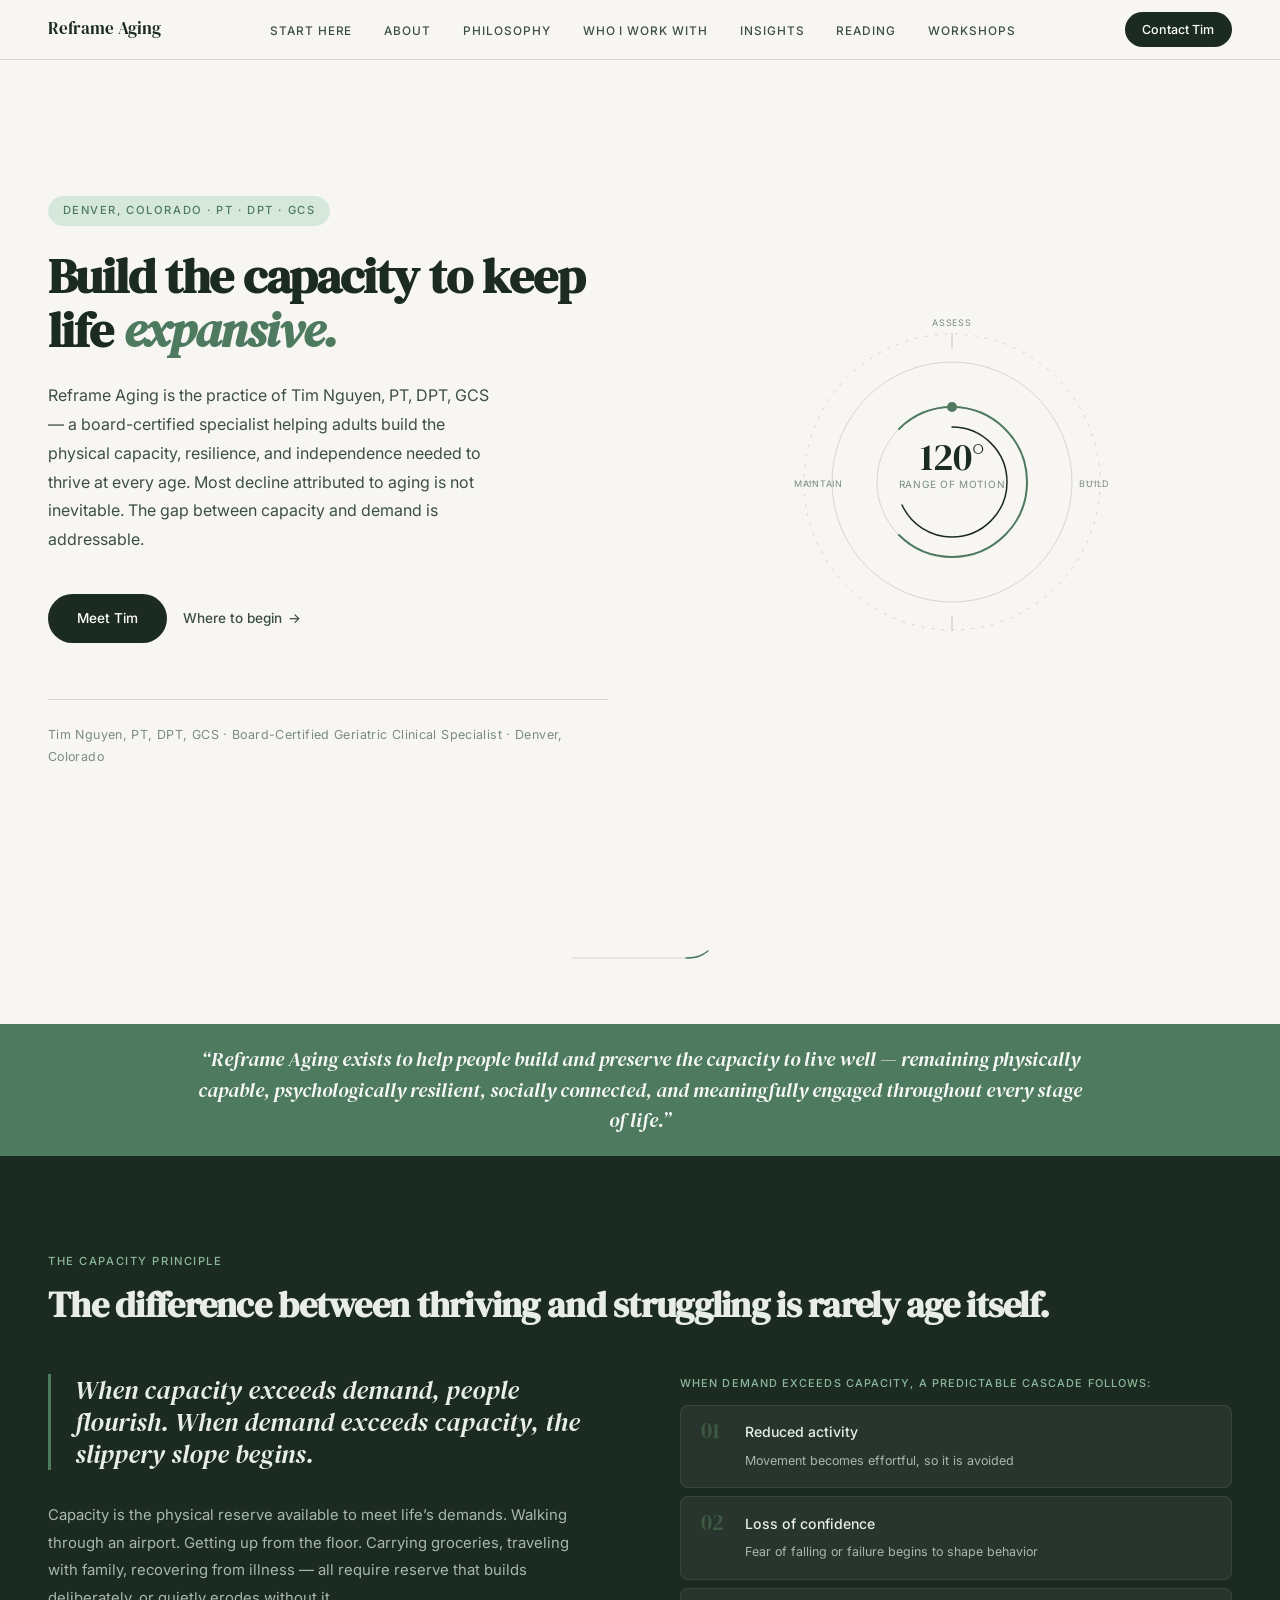
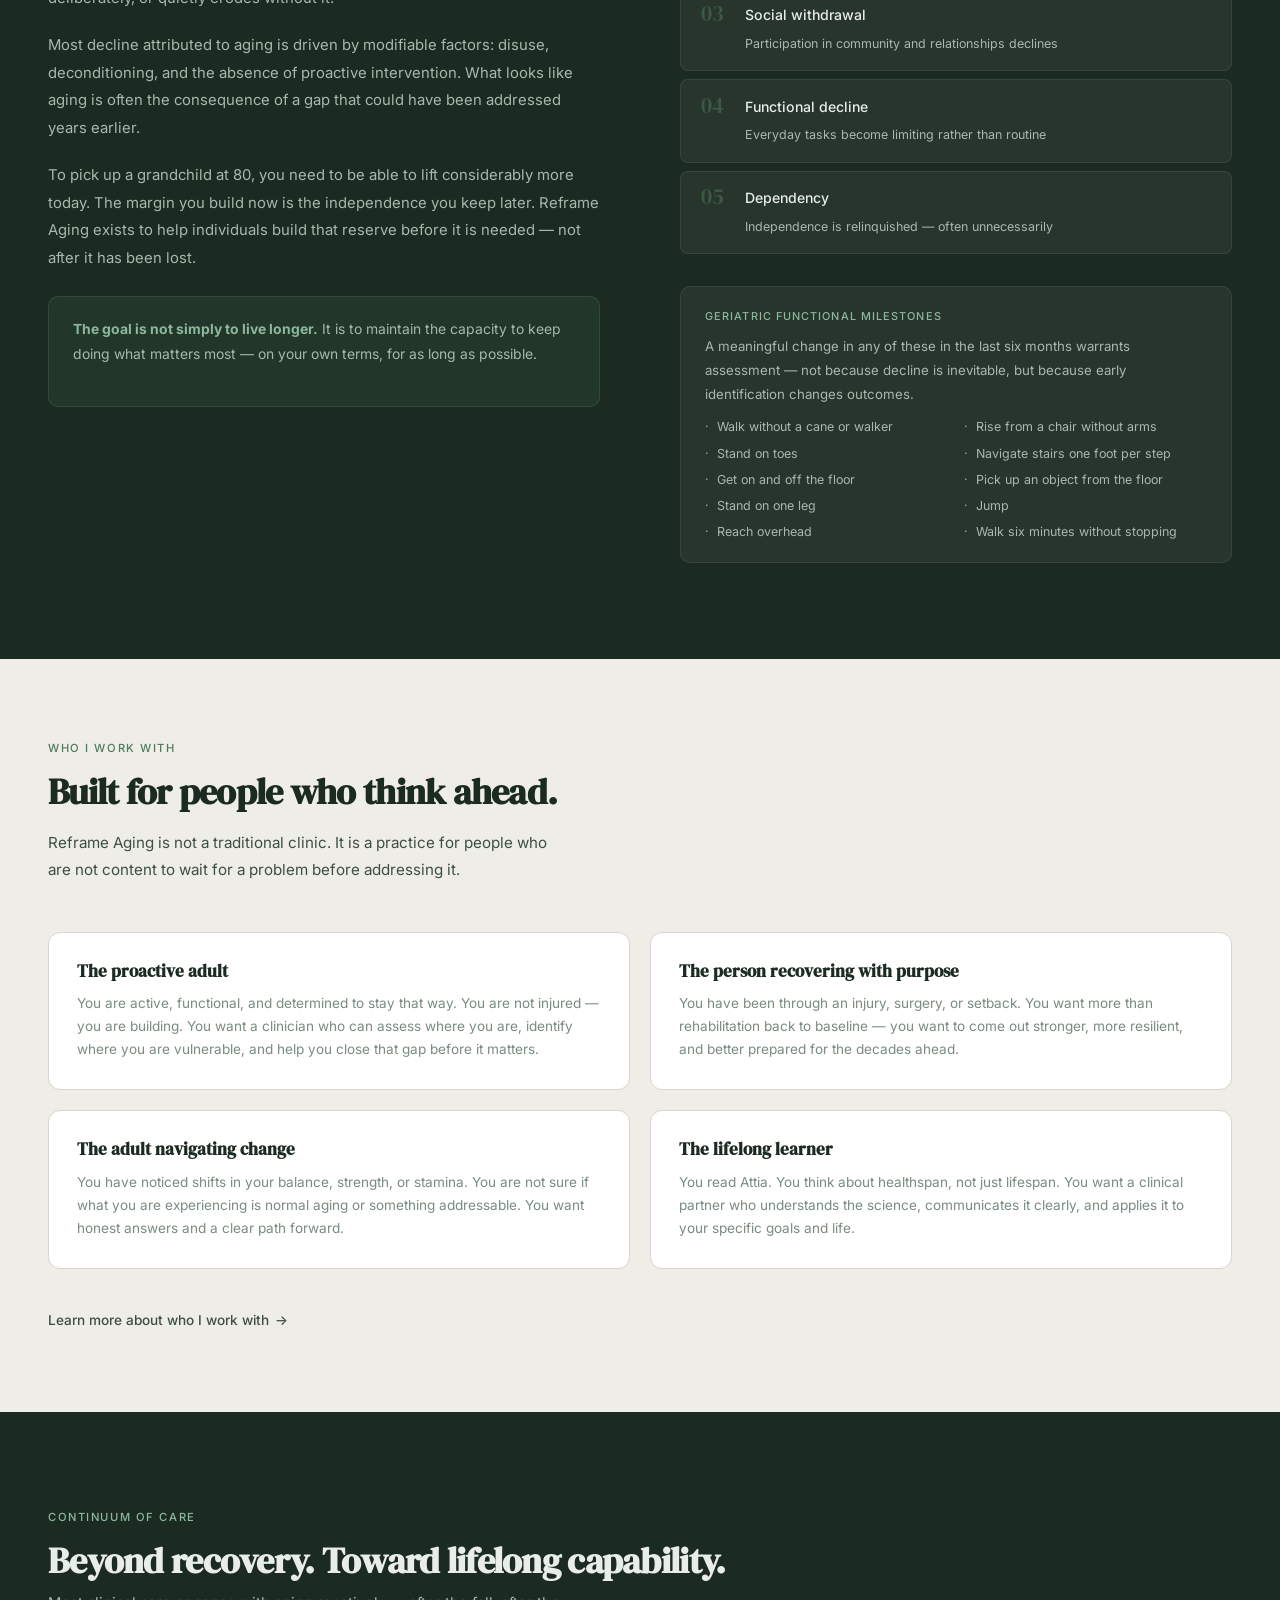
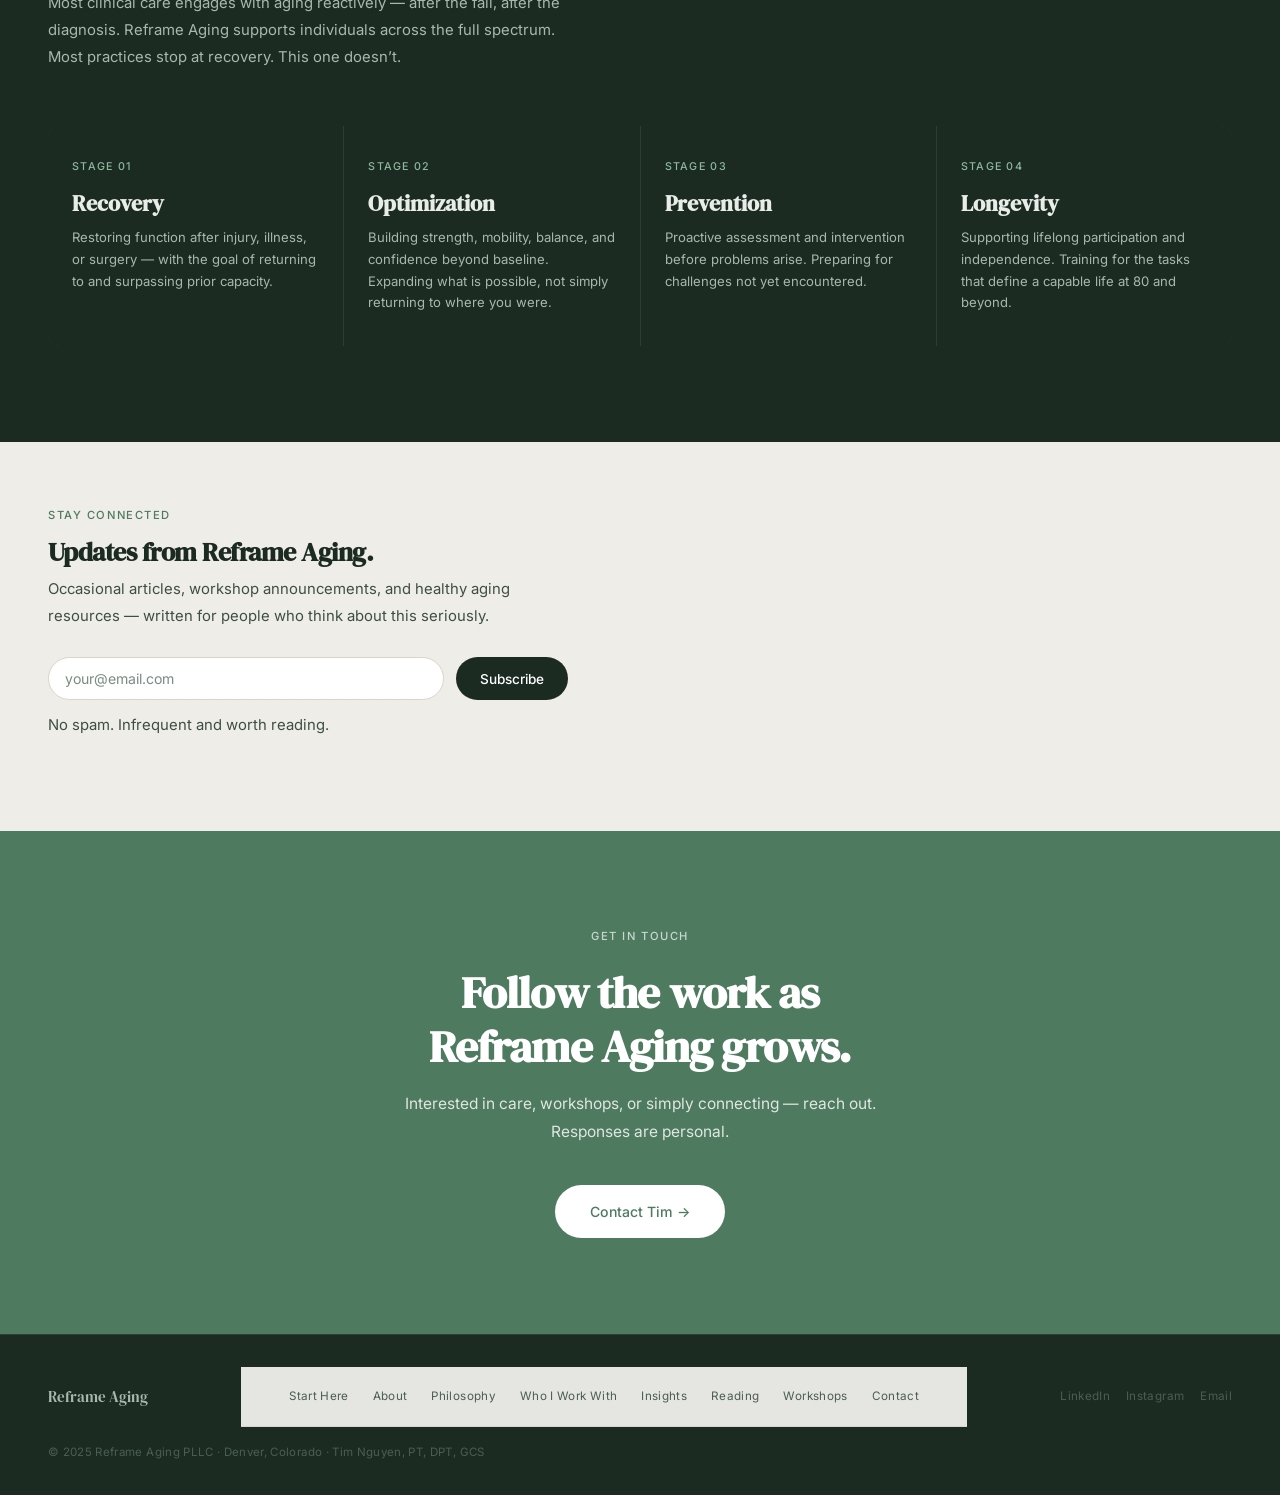
<file: index (1).html>
<!DOCTYPE html>
<html lang="en">
<head>
<meta charset="UTF-8">
<meta name="viewport" content="width=device-width, initial-scale=1.0">
<title>Tim Nguyen, PT, DPT, GCS | Healthy Aging Physical Therapist in Denver | Reframe Aging</title>
<meta name="description" content="Tim Nguyen, PT, DPT, GCS — board-certified Geriatric Clinical Specialist in Denver helping adults build physical capacity, resilience, and lifelong independence through evidence-informed care.">
<meta name="author" content="Tim Nguyen, PT, DPT, GCS">
<meta name="robots" content="index, follow, max-image-preview:large, max-snippet:-1, max-video-preview:-1">
<link rel="canonical" href="https://reframeaging.com/">
<meta name="geo.placename" content="Denver, Colorado">
<meta name="geo.region" content="US-CO">
<meta name="geo.position" content="39.7392;-104.9903">
<meta property="og:type" content="website">
<meta property="og:url" content="https://reframeaging.com/">
<meta property="og:title" content="Reframe Aging | Tim Nguyen, PT, DPT, GCS | Denver, Colorado">
<meta property="og:description" content="Physical capacity and healthy aging. Board-certified Geriatric Clinical Specialist in Denver helping adults build strength, resilience, and lifelong independence.">
<meta property="og:image" content="https://reframeaging.com/og-image.jpg">
<meta property="og:locale" content="en_US">
<meta property="og:site_name" content="Reframe Aging">
<meta name="twitter:card" content="summary_large_image">
<meta name="twitter:title" content="Reframe Aging | Tim Nguyen, PT, DPT, GCS">
<meta name="twitter:description" content="Physical capacity and healthy aging. Board-certified Geriatric Clinical Specialist in Denver, Colorado.">
<meta name="twitter:image" content="https://reframeaging.com/og-image.jpg">
<script type="application/ld+json">
{"@context":"https://schema.org","@graph":[{"@type":["MedicalBusiness","LocalBusiness"],"@id":"https://reframeaging.com/#business","name":"Reframe Aging PLLC","alternateName":"Reframe Aging","description":"Physical capacity and healthy aging practice in Denver, Colorado. Geriatric physical therapy, fall prevention, balance training, vestibular rehabilitation, and longevity-focused care.","url":"https://reframeaging.com","email":"tim@reframeaging.com","address":{"@type":"PostalAddress","addressLocality":"Denver","addressRegion":"CO","addressCountry":"US"},"geo":{"@type":"GeoCoordinates","latitude":39.7392,"longitude":-104.9903},"areaServed":{"@type":"City","name":"Denver"},"medicalSpecialty":["Geriatrics","PhysicalTherapy"],"sameAs":["https://www.instagram.com/reframeaging/","https://www.linkedin.com/in/timnguyen-pt/"]},{"@type":"Person","@id":"https://reframeaging.com/#tim","name":"Tim Nguyen","honorificSuffix":"PT, DPT, GCS","jobTitle":"Doctor of Physical Therapy, Board-Certified Geriatric Clinical Specialist","description":"Tim Nguyen is a Doctor of Physical Therapy and Board-Certified Geriatric Clinical Specialist in Denver, Colorado specializing in healthy aging, physical capacity, fall prevention, balance, and vestibular rehabilitation.","worksFor":{"@id":"https://reframeaging.com/#business"},"url":"https://reframeaging.com","email":"tim@reframeaging.com","knowsAbout":["Geriatric Physical Therapy","Fall Prevention","Balance Training","Vestibular Rehabilitation","Osteoporosis","Healthy Aging","Longevity","Strength Training","Functional Independence","Physical Capacity"]},{"@type":"WebPage","@id":"https://reframeaging.com/#webpage","url":"https://reframeaging.com","name":"Reframe Aging | Physical Capacity &amp; Healthy Aging | Denver","isPartOf":{"@id":"https://reframeaging.com/#business"},"author":{"@id":"https://reframeaging.com/#tim"},"inLanguage":"en-US"},{"@type":"FAQPage","mainEntity":[{"@type":"Question","name":"What is a Geriatric Clinical Specialist (GCS)?","acceptedAnswer":{"@type":"Answer","text":"A Geriatric Clinical Specialist (GCS) is a board-certified physical therapist with advanced clinical expertise in geriatric care. Fewer than 1% of licensed physical therapists hold this credential, awarded by the American Board of Physical Therapy Specialties."}},{"@type":"Question","name":"What is the Capacity Principle?","acceptedAnswer":{"@type":"Answer","text":"The Capacity Principle is Reframe Aging's core framework: the difference between thriving and struggling as we age is capacity. When physical capacity exceeds life's demands, people flourish. Reframe Aging helps individuals build and maintain that reserve before it is needed."}},{"@type":"Question","name":"What does Reframe Aging offer?","acceptedAnswer":{"@type":"Answer","text":"Reframe Aging provides geriatric physical therapy, fall prevention, balance and vestibular rehabilitation, osteoporosis-focused exercise, strength training, and community education in Denver, Colorado — delivered by a board-certified Geriatric Clinical Specialist."}}]}]}
</script>
<link rel="preconnect" href="https://fonts.googleapis.com">
<link rel="preconnect" href="https://fonts.gstatic.com" crossorigin>
<link href="https://fonts.googleapis.com/css2?family=DM+Serif+Display:ital@0;1&family=Inter:wght@300;400;500&display=swap" rel="stylesheet">
<link rel="stylesheet" href="styles.css">
</head>
<body>

<nav>
  <a class="nav-logo" href="index.html">Reframe Aging</a>
  <ul class="nav-links">
    <li><a href="start-here.html">Start Here</a></li>
    <li><a href="about.html">About</a></li>
    <li><a href="philosophy.html">Philosophy</a></li>
    <li><a href="work-with.html">Who I Work With</a></li>
    <li><a href="insights/">Insights</a></li>
    <li><a href="reading.html">Reading</a></li>
    <li><a href="workshops.html">Workshops</a></li>
  </ul>
  <a class="nav-cta" href="contact.html">Contact Tim</a>
</nav>

<section class="hero" id="top">
  <div class="hero-content">
    <div class="eyebrow">Denver, Colorado &middot; PT &middot; DPT &middot; GCS</div>
    <h1>Build the capacity to keep life <em>expansive.</em></h1>
    <p class="hero-sub">Reframe Aging is the practice of Tim Nguyen, PT, DPT, GCS &mdash; a board-certified specialist helping adults build the physical capacity, resilience, and independence needed to thrive at every age. Most decline attributed to aging is not inevitable. The gap between capacity and demand is addressable.</p>
    <div class="btn-actions">
      <a class="btn-primary" href="about.html">Meet Tim</a>
      <a class="btn-ghost" href="start-here.html">Where to begin</a>
    </div>
    <p class="hero-cred">Tim Nguyen, PT, DPT, GCS &middot; Board-Certified Geriatric Clinical Specialist &middot; Denver, Colorado</p>
  </div>
  <div class="hero-visual" aria-hidden="true">
    <div class="arc-wrap">
      <svg viewBox="0 0 340 340" fill="none" xmlns="http://www.w3.org/2000/svg">
        <circle cx="170" cy="170" r="148" class="arc-c"/>
        <circle cx="170" cy="170" r="120" class="arc-ring"/>
        <circle cx="170" cy="170" r="75" class="arc-ring"/>
        <circle cx="170" cy="170" r="75" class="arc-a" transform="rotate(-135 170 170)" stroke-dasharray="353" stroke-dashoffset="353"/>
        <circle cx="170" cy="170" r="55" class="arc-b" transform="rotate(-90 170 170)" stroke-dasharray="235" stroke-dashoffset="235"/>
        <line x1="170" y1="22" x2="170" y2="36" stroke="#D9D5CC" stroke-width="1.5" stroke-linecap="round"/>
        <line x1="318" y1="170" x2="304" y2="170" stroke="#D9D5CC" stroke-width="1.5" stroke-linecap="round"/>
        <line x1="22" y1="170" x2="36" y2="170" stroke="#D9D5CC" stroke-width="1.5" stroke-linecap="round"/>
        <line x1="170" y1="318" x2="170" y2="304" stroke="#D9D5CC" stroke-width="1.5" stroke-linecap="round"/>
        <text x="170" y="158" text-anchor="middle" class="arc-metric" fill="#1C2B22">120&deg;</text>
        <text x="170" y="176" text-anchor="middle" class="arc-sub" fill="#7A8C80">Range of Motion</text>
        <text x="170" y="14" text-anchor="middle" class="arc-lbl" fill="#7A8C80">ASSESS</text>
        <text x="328" y="175" text-anchor="end" class="arc-lbl" fill="#7A8C80">BUILD</text>
        <text x="12" y="175" text-anchor="start" class="arc-lbl" fill="#7A8C80">MAINTAIN</text>
        <circle cx="170" cy="95" r="5" class="arc-dot"/>
      </svg>
    </div>
  </div>
</section>

<hr class="rule">

<div class="brand-bar">
  <p>&ldquo;Reframe Aging exists to help people build and preserve the capacity to live well &mdash; remaining physically capable, psychologically resilient, socially connected, and meaningfully engaged throughout every stage of life.&rdquo;</p>
</div>

<section class="capacity" id="philosophy">
  <div class="sec-eye">The Capacity Principle</div>
  <h2>The difference between thriving and struggling is rarely age itself.</h2>
  <div class="cap-grid">
    <div class="cap-left">
      <div class="cap-quote">When capacity exceeds demand, people flourish. When demand exceeds capacity, the slippery slope begins.</div>
      <p>Capacity is the physical reserve available to meet life&rsquo;s demands. Walking through an airport. Getting up from the floor. Carrying groceries, traveling with family, recovering from illness &mdash; all require reserve that builds deliberately, or quietly erodes without it.</p>
      <p>Most decline attributed to aging is driven by modifiable factors: disuse, deconditioning, and the absence of proactive intervention. What looks like aging is often the consequence of a gap that could have been addressed years earlier.</p>
      <p>To pick up a grandchild at 80, you need to be able to lift considerably more today. The margin you build now is the independence you keep later. Reframe Aging exists to help individuals build that reserve before it is needed &mdash; not after it has been lost.</p>
      <div class="cap-reserve">
        <p><strong>The goal is not simply to live longer.</strong> It is to maintain the capacity to keep doing what matters most &mdash; on your own terms, for as long as possible.</p>
      </div>
    </div>
    <div class="cap-right">
      <div class="slope-label">When demand exceeds capacity, a predictable cascade follows:</div>
      <div class="slope-item"><div class="slope-num">01</div><div class="slope-text"><strong>Reduced activity</strong><span>Movement becomes effortful, so it is avoided</span></div></div>
      <div class="slope-item"><div class="slope-num">02</div><div class="slope-text"><strong>Loss of confidence</strong><span>Fear of falling or failure begins to shape behavior</span></div></div>
      <div class="slope-item"><div class="slope-num">03</div><div class="slope-text"><strong>Social withdrawal</strong><span>Participation in community and relationships declines</span></div></div>
      <div class="slope-item"><div class="slope-num">04</div><div class="slope-text"><strong>Functional decline</strong><span>Everyday tasks become limiting rather than routine</span></div></div>
      <div class="slope-item"><div class="slope-num">05</div><div class="slope-text"><strong>Dependency</strong><span>Independence is relinquished &mdash; often unnecessarily</span></div></div>
      <div class="gfm-box">
        <div class="gfm-label">Geriatric Functional Milestones</div>
        <p>A meaningful change in any of these in the last six months warrants assessment &mdash; not because decline is inevitable, but because early identification changes outcomes.</p>
        <ul class="gfm-list">
          <li>Walk without a cane or walker</li><li>Rise from a chair without arms</li>
          <li>Stand on toes</li><li>Navigate stairs one foot per step</li>
          <li>Get on and off the floor</li><li>Pick up an object from the floor</li>
          <li>Stand on one leg</li><li>Jump</li>
          <li>Reach overhead</li><li>Walk six minutes without stopping</li>
        </ul>
      </div>
    </div>
  </div>
</section>

<!-- WHO I WORK WITH PREVIEW -->
<section style="background:var(--bg-alt);padding:5rem 3rem;">
  <div class="sec-eye">Who I Work With</div>
  <h2>Built for people who think ahead.</h2>
  <p style="max-width:52ch;margin-bottom:0;font-size:0.95rem;">Reframe Aging is not a traditional clinic. It is a practice for people who are not content to wait for a problem before addressing it.</p>
  <div class="who-grid">
    <div class="who-card"><h3>The proactive adult</h3><p>You are active, functional, and determined to stay that way. You are not injured &mdash; you are building. You want a clinician who can assess where you are, identify where you are vulnerable, and help you close that gap before it matters.</p></div>
    <div class="who-card"><h3>The person recovering with purpose</h3><p>You have been through an injury, surgery, or setback. You want more than rehabilitation back to baseline &mdash; you want to come out stronger, more resilient, and better prepared for the decades ahead.</p></div>
    <div class="who-card"><h3>The adult navigating change</h3><p>You have noticed shifts in your balance, strength, or stamina. You are not sure if what you are experiencing is normal aging or something addressable. You want honest answers and a clear path forward.</p></div>
    <div class="who-card"><h3>The lifelong learner</h3><p>You read Attia. You think about healthspan, not just lifespan. You want a clinical partner who understands the science, communicates it clearly, and applies it to your specific goals and life.</p></div>
  </div>
  <div class="btn-actions" style="margin-top:2.5rem;">
    <a class="btn-ghost" href="work-with.html">Learn more about who I work with</a>
  </div>
</section>

<section class="continuum" id="continuum">
  <div class="sec-eye">Continuum of Care</div>
  <h2>Beyond recovery. Toward lifelong capability.</h2>
  <p class="continuum-sub">Most clinical care engages with aging reactively &mdash; after the fall, after the diagnosis. Reframe Aging supports individuals across the full spectrum. Most practices stop at recovery. This one doesn&rsquo;t.</p>
  <div class="cont-row">
    <article class="cont-card"><div class="cont-step">Stage 01</div><h3>Recovery</h3><p>Restoring function after injury, illness, or surgery &mdash; with the goal of returning to and surpassing prior capacity.</p></article>
    <article class="cont-card"><div class="cont-step">Stage 02</div><h3>Optimization</h3><p>Building strength, mobility, balance, and confidence beyond baseline. Expanding what is possible, not simply returning to where you were.</p></article>
    <article class="cont-card"><div class="cont-step">Stage 03</div><h3>Prevention</h3><p>Proactive assessment and intervention before problems arise. Preparing for challenges not yet encountered.</p></article>
    <article class="cont-card"><div class="cont-step">Stage 04</div><h3>Longevity</h3><p>Supporting lifelong participation and independence. Training for the tasks that define a capable life at 80 and beyond.</p></article>
  </div>
</section>

<section class="newsletter">
  <div class="newsletter-inner">
    <div class="sec-eye">Stay Connected</div>
    <h2>Updates from Reframe Aging.</h2>
    <p>Occasional articles, workshop announcements, and healthy aging resources &mdash; written for people who think about this seriously.</p>
    <form class="newsletter-form" action="#" method="post">
      <input type="email" name="email" placeholder="your@email.com" required aria-label="Email address">
      <button type="submit">Subscribe</button>
    </form>
    <p class="newsletter-note">No spam. Infrequent and worth reading.</p>
  </div>
</section>

<section class="contact" id="contact">
  <div class="sec-eye" style="color:rgba(255,255,255,0.7);text-align:center;margin-bottom:1.25rem">Get in touch</div>
  <h2>Follow the work as<br>Reframe Aging grows.</h2>
  <p>Interested in care, workshops, or simply connecting &mdash; reach out. Responses are personal.</p>
  <a class="btn-primary" href="mailto:tim@reframeaging.com">Contact Tim &rarr;</a>
</section>

<footer>
  <a class="footer-logo" href="index.html">Reframe Aging</a>
  <nav class="footer-nav">
    <a href="start-here.html" class="footer-link">Start Here</a>
    <a href="about.html" class="footer-link">About</a>
    <a href="philosophy.html" class="footer-link">Philosophy</a>
    <a href="work-with.html" class="footer-link">Who I Work With</a>
    <a href="insights/" class="footer-link">Insights</a>
    <a href="reading.html" class="footer-link">Reading</a>
    <a href="workshops.html" class="footer-link">Workshops</a>
    <a href="contact.html" class="footer-link">Contact</a>
  </nav>
  <div class="footer-social">
    <a href="https://www.linkedin.com/in/timnguyen-pt/" target="_blank" rel="noopener noreferrer">LinkedIn</a>
    <a href="https://www.instagram.com/reframeaging/" target="_blank" rel="noopener noreferrer">Instagram</a>
    <a href="mailto:tim@reframeaging.com">Email</a>
  </div>
  <span class="footer-text">&copy; 2025 Reframe Aging PLLC &middot; Denver, Colorado &middot; Tim Nguyen, PT, DPT, GCS</span>
</footer>

</body>
</html>
</file>
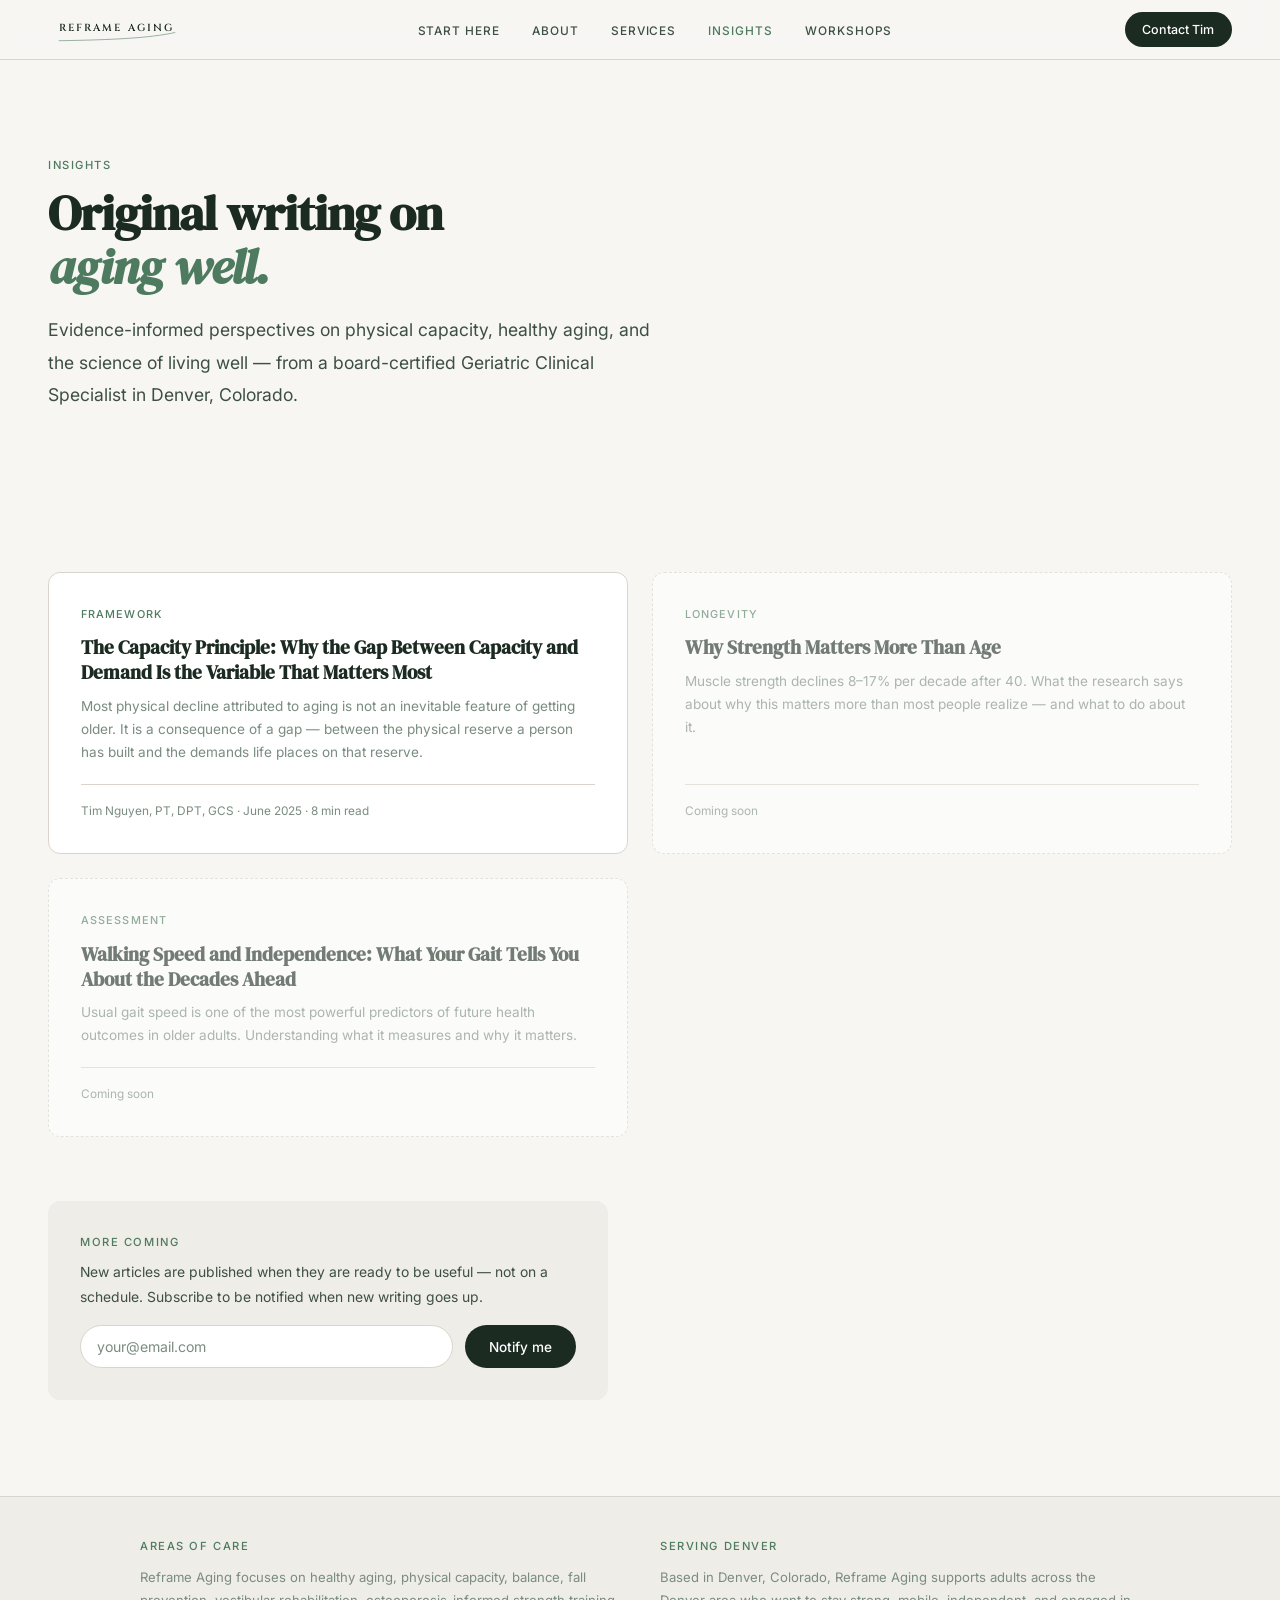
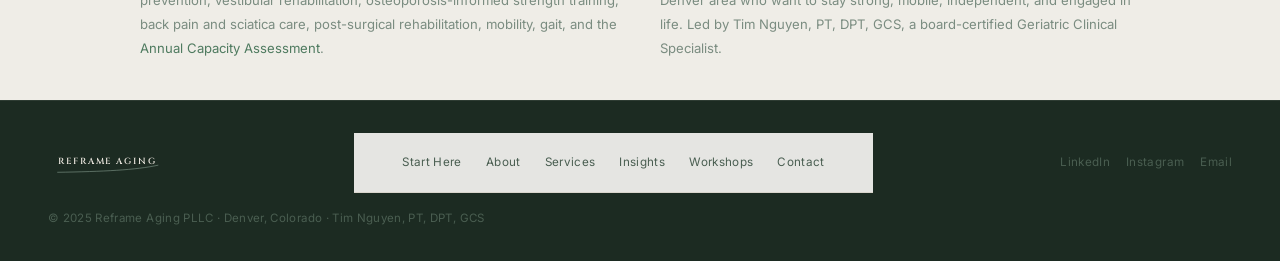
<file: insights.html>
<!DOCTYPE html>
<html lang="en">
<head>
<meta charset="UTF-8">
<meta name="viewport" content="width=device-width, initial-scale=1.0">
<title>Insights &mdash; Reframe Aging | Tim Nguyen, PT, DPT, GCS</title>
<meta name="description" content="Original writing from Tim Nguyen, PT, DPT, GCS on physical capacity, healthy aging, fall prevention, and the science of living well. Evidence-informed perspectives from a board-certified Geriatric Clinical Specialist in Denver.">
<link rel="canonical" href="https://reframeaging.com/insights.html">
<meta property="og:title" content="Insights — Reframe Aging">
<meta property="og:description" content="Original writing on physical capacity, healthy aging, and the science of living well. From a board-certified Geriatric Clinical Specialist in Denver.">
<meta property="og:url" content="https://reframeaging.com/insights.html">
<meta property="og:image" content="https://reframeaging.com/og-image.jpg">
<meta name="twitter:card" content="summary_large_image">
<script type="application/ld+json">
{"@context":"https://schema.org","@type":"Blog","name":"Reframe Aging Insights","description":"Original writing on physical capacity, healthy aging, and the science of living well.","url":"https://reframeaging.com/insights.html","author":{"@type":"Person","name":"Tim Nguyen","honorificSuffix":"PT, DPT, GCS","url":"https://reframeaging.com/about.html"},"publisher":{"@type":"Organization","name":"Reframe Aging PLLC","url":"https://reframeaging.com"}}
</script>
<link rel="preconnect" href="https://fonts.googleapis.com">
<link rel="preconnect" href="https://fonts.gstatic.com" crossorigin>
<link href="https://fonts.googleapis.com/css2?family=Cinzel:wght@600&family=DM+Serif+Display:ital@0;1&family=Inter:wght@300;400;500&display=swap" rel="stylesheet">
<link rel="icon" type="image/svg+xml" href="data:image/svg+xml,%3Csvg%20xmlns%3D%27http%3A//www.w3.org/2000/svg%27%20viewBox%3D%270%200%20100%20100%27%3E%3Crect%20width%3D%27100%27%20height%3D%27100%27%20rx%3D%2718%27%20fill%3D%27%231C2B22%27/%3E%3Ctext%20x%3D%2750%27%20y%3D%2756%27%20font-family%3D%27Georgia%2Cserif%27%20font-weight%3D%27700%27%20font-size%3D%2738%27%20letter-spacing%3D%271%27%20fill%3D%27%23E8E4DC%27%20text-anchor%3D%27middle%27%3ERA%3C/text%3E%3Cpath%20d%3D%27M22%2078%20C%2048%2076%2C%2064%2070%2C%2082%2058%27%20fill%3D%27none%27%20stroke%3D%27%239DB7A8%27%20stroke-width%3D%271.9%27%20stroke-linecap%3D%27round%27/%3E%3C/svg%3E">
<link rel="stylesheet" href="styles.css">
</head>
<body>

<nav>
  <a class="nav-logo" href="index.html" aria-label="Reframe Aging — home">
    <svg viewBox="0 0 320 70" role="img" aria-label="Reframe Aging"><text x="160" y="38" font-family="'Cinzel',Georgia,serif" font-weight="600" font-size="24" letter-spacing="5" fill="#1C2B22" text-anchor="middle">REFRAME AGING</text><path d="M26 60 C 150 58, 236 54, 296 41" fill="none" stroke="#4E7A5F" stroke-width="1.3" stroke-linecap="round"/></svg>
  </a>
  <ul class="nav-links" id="primary-nav">
    <li><a href="start-here.html">Start Here</a></li>
    <li><a href="about.html">About</a></li>
    <li><a href="work-with.html">Services</a></li>
    <li><a href="insights.html" aria-current="page">Insights</a></li>
    <li><a href="workshops.html">Workshops</a></li>
    <li class="nav-contact-only"><a href="contact.html">Contact</a></li>
  </ul>
  <a class="nav-cta" href="contact.html">Contact Tim</a>
  <button class="nav-toggle" aria-label="Open menu" aria-expanded="false" aria-controls="primary-nav"><span></span><span></span><span></span></button>
</nav>

<div class="page-hero">
  <div class="sec-eye">Insights</div>
  <h1>Original writing on<br><em>aging well.</em></h1>
  <p class="lead">Evidence-informed perspectives on physical capacity, healthy aging, and the science of living well &mdash; from a board-certified Geriatric Clinical Specialist in Denver, Colorado.</p>
</div>

<section style="padding:3rem 3rem 6rem;">

  <div class="insights-grid">

    <a class="article-card" href="the-capacity-principle.html">
      <div class="article-tag">Framework</div>
      <h3>The Capacity Principle: Why the Gap Between Capacity and Demand Is the Variable That Matters Most</h3>
      <p>Most physical decline attributed to aging is not an inevitable feature of getting older. It is a consequence of a gap &mdash; between the physical reserve a person has built and the demands life places on that reserve.</p>
      <div class="article-meta">Tim Nguyen, PT, DPT, GCS &middot; June 2025 &middot; 8 min read</div>
    </a>

    <div class="article-card placeholder">
      <div class="article-tag">Longevity</div>
      <h3>Why Strength Matters More Than Age</h3>
      <p>Muscle strength declines 8&ndash;17% per decade after 40. What the research says about why this matters more than most people realize &mdash; and what to do about it.</p>
      <div class="article-meta">Coming soon</div>
    </div>

    <div class="article-card placeholder">
      <div class="article-tag">Assessment</div>
      <h3>Walking Speed and Independence: What Your Gait Tells You About the Decades Ahead</h3>
      <p>Usual gait speed is one of the most powerful predictors of future health outcomes in older adults. Understanding what it measures and why it matters.</p>
      <div class="article-meta">Coming soon</div>
    </div>

  </div>

  <div style="margin-top:4rem;padding:2rem;background:var(--bg-alt);border-radius:12px;max-width:560px;">
    <div class="sec-eye" style="margin-bottom:0.5rem;">More coming</div>
    <p style="font-size:0.87rem;color:var(--ink-mid);line-height:1.75;margin-bottom:1rem;">New articles are published when they are ready to be useful &mdash; not on a schedule. Subscribe to be notified when new writing goes up.</p>
    <form class="newsletter-form" action="#" method="post" style="margin-top:0;">
      <input type="email" name="email" placeholder="your@email.com" required>
      <button type="submit">Notify me</button>
    </form>
  </div>

</section>

<div class="seo-strip">
  <div class="seo-strip-inner">
    <div>
      <div class="sec-eye">Areas of Care</div>
      <p>Reframe Aging focuses on healthy aging, physical capacity, balance, fall prevention, vestibular rehabilitation, osteoporosis-informed strength training, back pain and sciatica care, post-surgical rehabilitation, mobility, gait, and the <a href="work-with.html#assessment">Annual Capacity Assessment</a>.</p>
    </div>
    <div>
      <div class="sec-eye">Serving Denver</div>
      <p>Based in Denver, Colorado, Reframe Aging supports adults across the Denver area who want to stay strong, mobile, independent, and engaged in life. Led by Tim Nguyen, PT, DPT, GCS, a board-certified Geriatric Clinical Specialist.</p>
    </div>
  </div>
</div>

<footer>
  <a class="footer-logo" href="index.html" aria-label="Reframe Aging — home">
    <svg viewBox="0 0 320 70" role="img" aria-label="Reframe Aging"><text x="160" y="38" font-family="'Cinzel',Georgia,serif" font-weight="600" font-size="24" letter-spacing="5" fill="#E8E4DC" text-anchor="middle">REFRAME AGING</text><path d="M26 60 C 150 58, 236 54, 296 41" fill="none" stroke="#9DB7A8" stroke-width="1.3" stroke-linecap="round"/></svg>
  </a>
  <nav class="footer-nav">
    <a href="start-here.html" class="footer-link">Start Here</a>
    <a href="about.html" class="footer-link">About</a>
    <a href="work-with.html" class="footer-link">Services</a>
    <a href="insights.html" class="footer-link">Insights</a>
    <a href="workshops.html" class="footer-link">Workshops</a>
    <a href="contact.html" class="footer-link">Contact</a>
  </nav>
  <div class="footer-social">
    <a href="https://www.linkedin.com/in/timnguyen-pt/" target="_blank" rel="noopener noreferrer">LinkedIn</a>
    <a href="https://www.instagram.com/reframeaging/" target="_blank" rel="noopener noreferrer">Instagram</a>
    <a href="mailto:tim@reframeaging.com">Email</a>
  </div>
  <span class="footer-text">&copy; 2025 Reframe Aging PLLC &middot; Denver, Colorado &middot; Tim Nguyen, PT, DPT, GCS</span>
</footer>

<script>(function(){var n=document.querySelector("nav"),t=n&&n.querySelector(".nav-toggle");if(!t)return;t.addEventListener("click",function(){var o=n.classList.toggle("open");t.setAttribute("aria-expanded",o?"true":"false");t.setAttribute("aria-label",o?"Close menu":"Open menu");});})();</script>
</body>
</html>
</file>
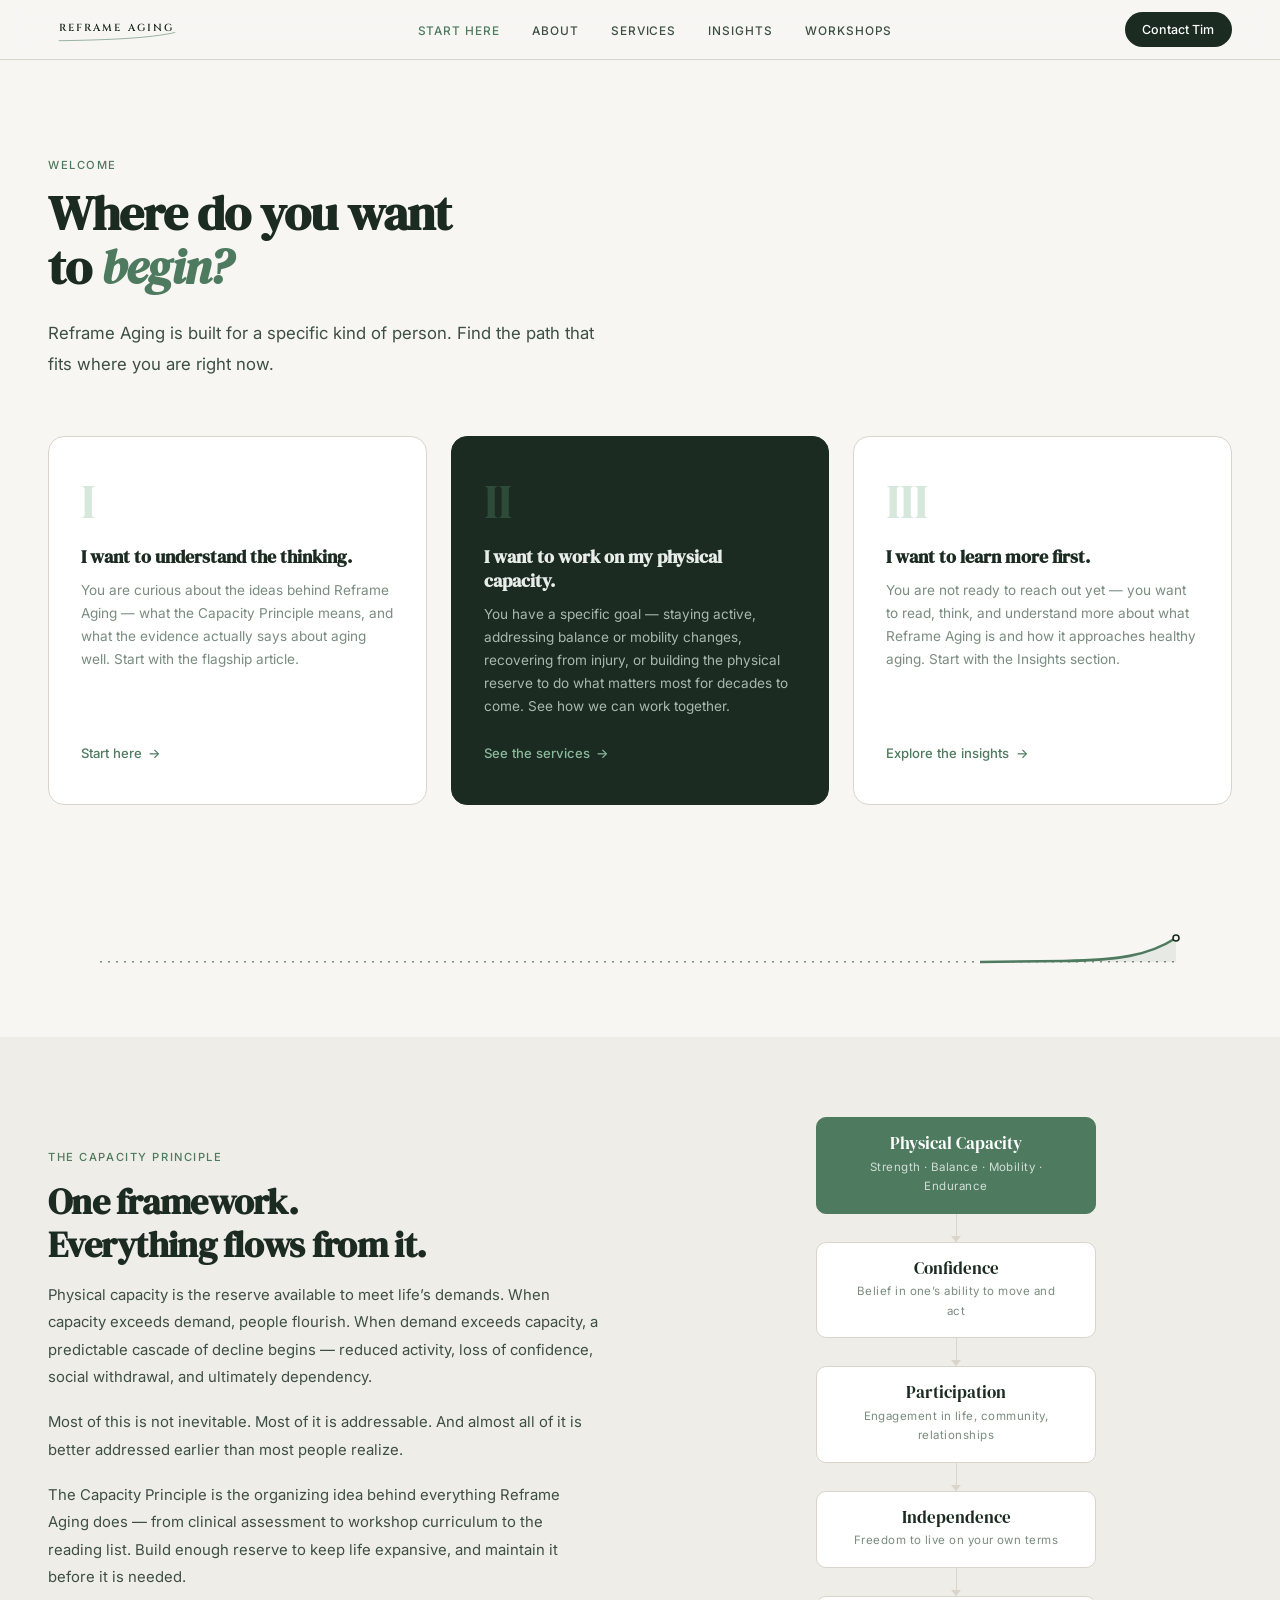
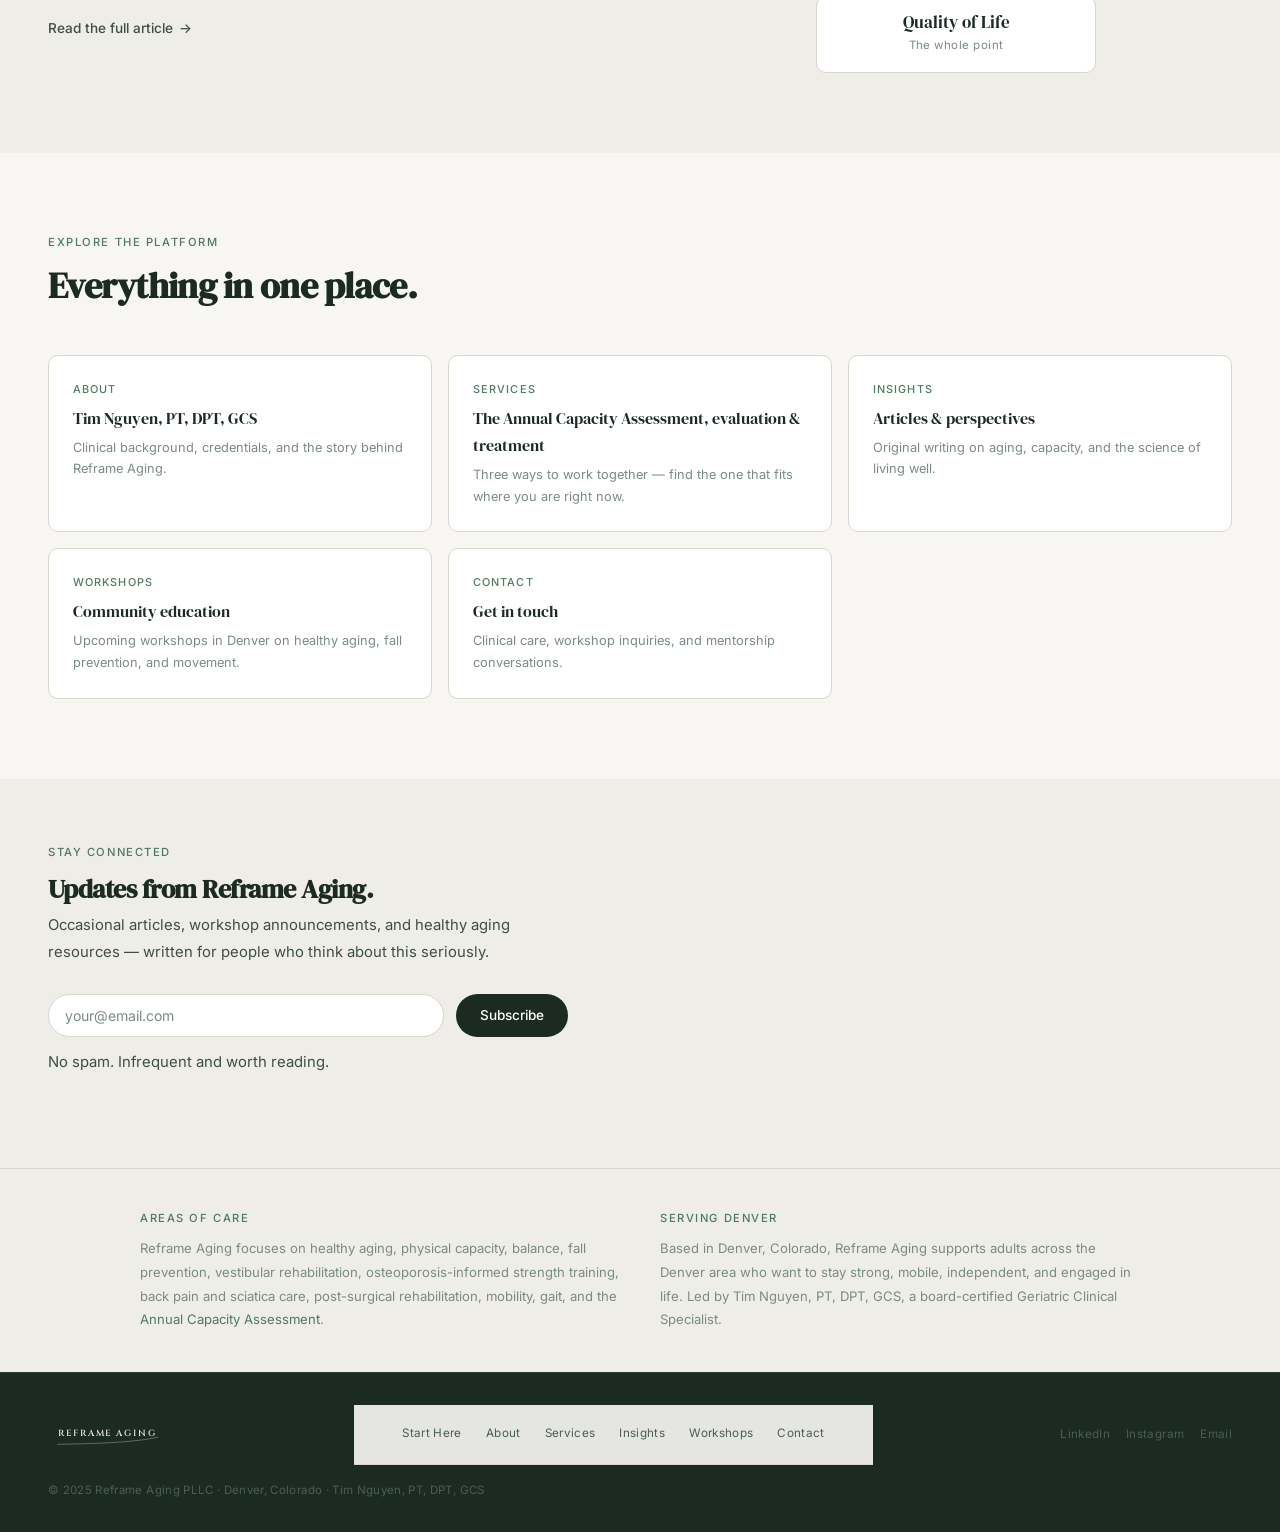
<file: start-here.html>
<!DOCTYPE html>
<html lang="en">
<head>
<meta charset="UTF-8">
<meta name="viewport" content="width=device-width, initial-scale=1.0">
<title>Start Here &mdash; Reframe Aging | Tim Nguyen, PT, DPT, GCS</title>
<meta name="description" content="New to Reframe Aging? Find your path — whether you want to stay active as you age, address balance or mobility concerns, or explore the thinking behind the platform.">
<link rel="canonical" href="https://reframeaging.com/start-here.html">
<meta property="og:title" content="Start Here — Reframe Aging">
<meta property="og:description" content="Find your path into Reframe Aging — three clear starting points for wherever you are right now.">
<meta property="og:url" content="https://reframeaging.com/start-here.html">
<meta property="og:image" content="https://reframeaging.com/og-image.jpg">
<meta name="twitter:card" content="summary_large_image">
<link rel="preconnect" href="https://fonts.googleapis.com">
<link rel="preconnect" href="https://fonts.gstatic.com" crossorigin>
<link href="https://fonts.googleapis.com/css2?family=Cinzel:wght@600&family=DM+Serif+Display:ital@0;1&family=Inter:wght@300;400;500&display=swap" rel="stylesheet">
<link rel="icon" type="image/svg+xml" href="data:image/svg+xml,%3Csvg%20xmlns%3D%27http%3A//www.w3.org/2000/svg%27%20viewBox%3D%270%200%20100%20100%27%3E%3Crect%20width%3D%27100%27%20height%3D%27100%27%20rx%3D%2718%27%20fill%3D%27%231C2B22%27/%3E%3Ctext%20x%3D%2750%27%20y%3D%2756%27%20font-family%3D%27Georgia%2Cserif%27%20font-weight%3D%27700%27%20font-size%3D%2738%27%20letter-spacing%3D%271%27%20fill%3D%27%23E8E4DC%27%20text-anchor%3D%27middle%27%3ERA%3C/text%3E%3Cpath%20d%3D%27M22%2078%20C%2048%2076%2C%2064%2070%2C%2082%2058%27%20fill%3D%27none%27%20stroke%3D%27%239DB7A8%27%20stroke-width%3D%271.9%27%20stroke-linecap%3D%27round%27/%3E%3C/svg%3E">
<link rel="stylesheet" href="styles.css">
</head>
<body>

<nav>
  <a class="nav-logo" href="index.html" aria-label="Reframe Aging — home">
    <svg viewBox="0 0 320 70" role="img" aria-label="Reframe Aging"><text x="160" y="38" font-family="'Cinzel',Georgia,serif" font-weight="600" font-size="24" letter-spacing="5" fill="#1C2B22" text-anchor="middle">REFRAME AGING</text><path d="M26 60 C 150 58, 236 54, 296 41" fill="none" stroke="#4E7A5F" stroke-width="1.3" stroke-linecap="round"/></svg>
  </a>
  <ul class="nav-links" id="primary-nav">
    <li><a href="start-here.html" aria-current="page">Start Here</a></li>
    <li><a href="about.html">About</a></li>
    <li><a href="work-with.html">Services</a></li>
    <li><a href="insights.html">Insights</a></li>
    <li><a href="workshops.html">Workshops</a></li>
    <li class="nav-contact-only"><a href="contact.html">Contact</a></li>
  </ul>
  <a class="nav-cta" href="contact.html">Contact Tim</a>
  <button class="nav-toggle" aria-label="Open menu" aria-expanded="false" aria-controls="primary-nav"><span></span><span></span><span></span></button>
</nav>

<section style="padding:6rem 3rem 4rem;">
  <div class="sec-eye">Welcome</div>
  <h1>Where do you want<br>to <em>begin?</em></h1>
  <p style="font-size:1.05rem;color:var(--ink-mid);line-height:1.85;max-width:50ch;margin-top:0.5rem;">Reframe Aging is built for a specific kind of person. Find the path that fits where you are right now.</p>

  <div class="pathways">

    <a class="pathway" href="the-capacity-principle.html">
      <div class="pathway-num">I</div>
      <h3>I want to understand the thinking.</h3>
      <p>You are curious about the ideas behind Reframe Aging &mdash; what the Capacity Principle means, and what the evidence actually says about aging well. Start with the flagship article.</p>
      <span class="pathway-cta">Start here</span>
    </a>

    <a class="pathway featured" href="work-with.html">
      <div class="pathway-num">II</div>
      <h3>I want to work on my physical capacity.</h3>
      <p>You have a specific goal &mdash; staying active, addressing balance or mobility changes, recovering from injury, or building the physical reserve to do what matters most for decades to come. See how we can work together.</p>
      <span class="pathway-cta">See the services</span>
    </a>

    <a class="pathway" href="insights.html">
      <div class="pathway-num">III</div>
      <h3>I want to learn more first.</h3>
      <p>You are not ready to reach out yet &mdash; you want to read, think, and understand more about what Reframe Aging is and how it approaches healthy aging. Start with the Insights section.</p>
      <span class="pathway-cta">Explore the insights</span>
    </a>

  </div>
</section>

<hr class="rule-signature">

<!-- CAPACITY FRAMEWORK VISUAL -->
<section class="framework-section">
  <div class="framework-inner">
    <div class="framework-text">
      <div class="sec-eye">The Capacity Principle</div>
      <h2>One framework.<br>Everything flows from it.</h2>
      <p>Physical capacity is the reserve available to meet life&rsquo;s demands. When capacity exceeds demand, people flourish. When demand exceeds capacity, a predictable cascade of decline begins &mdash; reduced activity, loss of confidence, social withdrawal, and ultimately dependency.</p>
      <p>Most of this is not inevitable. Most of it is addressable. And almost all of it is better addressed earlier than most people realize.</p>
      <p>The Capacity Principle is the organizing idea behind everything Reframe Aging does &mdash; from clinical assessment to workshop curriculum to the reading list. Build enough reserve to keep life expansive, and maintain it before it is needed.</p>
      <a class="btn-ghost" href="the-capacity-principle.html" style="margin-top:0.5rem;">Read the full article</a>
    </div>
    <div class="framework-diagram" aria-label="The Capacity Principle framework diagram">
      <div class="fw-node fw-root">
        <div class="fw-label">Physical Capacity</div>
        <div class="fw-sub">Strength · Balance · Mobility · Endurance</div>
      </div>
      <div class="fw-arrow"></div>
      <div class="fw-node">
        <div class="fw-label">Confidence</div>
        <div class="fw-sub">Belief in one&rsquo;s ability to move and act</div>
      </div>
      <div class="fw-arrow"></div>
      <div class="fw-node">
        <div class="fw-label">Participation</div>
        <div class="fw-sub">Engagement in life, community, relationships</div>
      </div>
      <div class="fw-arrow"></div>
      <div class="fw-node">
        <div class="fw-label">Independence</div>
        <div class="fw-sub">Freedom to live on your own terms</div>
      </div>
      <div class="fw-arrow"></div>
      <div class="fw-node">
        <div class="fw-label">Quality of Life</div>
        <div class="fw-sub">The whole point</div>
      </div>
    </div>
  </div>
</section>

<!-- QUICK LINKS TO KEY PAGES -->
<section style="padding:5rem 3rem;background:var(--bg);">
  <div class="sec-eye">Explore the platform</div>
  <h2 style="margin-bottom:3rem;">Everything in one place.</h2>
  <div class="resp-grid" style="display:grid;grid-template-columns:repeat(3,1fr);gap:1rem;">
    <a href="about.html" style="text-decoration:none;padding:1.5rem;background:var(--surface);border:1px solid var(--divider);border-radius:10px;display:block;transition:border-color 0.2s;" onmouseover="this.style.borderColor='var(--accent)'" onmouseout="this.style.borderColor='var(--divider)'">
      <div style="font-size:0.68rem;font-weight:500;letter-spacing:0.1em;text-transform:uppercase;color:var(--accent);margin-bottom:0.4rem;">About</div>
      <div style="font-family:var(--fd);font-size:1rem;color:var(--ink);margin-bottom:0.3rem;">Tim Nguyen, PT, DPT, GCS</div>
      <div style="font-size:0.8rem;color:var(--ink-muted);">Clinical background, credentials, and the story behind Reframe Aging.</div>
    </a>
    <a href="work-with.html" style="text-decoration:none;padding:1.5rem;background:var(--surface);border:1px solid var(--divider);border-radius:10px;display:block;transition:border-color 0.2s;" onmouseover="this.style.borderColor='var(--accent)'" onmouseout="this.style.borderColor='var(--divider)'">
      <div style="font-size:0.68rem;font-weight:500;letter-spacing:0.1em;text-transform:uppercase;color:var(--accent);margin-bottom:0.4rem;">Services</div>
      <div style="font-family:var(--fd);font-size:1rem;color:var(--ink);margin-bottom:0.3rem;">The Annual Capacity Assessment, evaluation &amp; treatment</div>
      <div style="font-size:0.8rem;color:var(--ink-muted);">Three ways to work together &mdash; find the one that fits where you are right now.</div>
    </a>
    <a href="insights.html" style="text-decoration:none;padding:1.5rem;background:var(--surface);border:1px solid var(--divider);border-radius:10px;display:block;transition:border-color 0.2s;" onmouseover="this.style.borderColor='var(--accent)'" onmouseout="this.style.borderColor='var(--divider)'">
      <div style="font-size:0.68rem;font-weight:500;letter-spacing:0.1em;text-transform:uppercase;color:var(--accent);margin-bottom:0.4rem;">Insights</div>
      <div style="font-family:var(--fd);font-size:1rem;color:var(--ink);margin-bottom:0.3rem;">Articles &amp; perspectives</div>
      <div style="font-size:0.8rem;color:var(--ink-muted);">Original writing on aging, capacity, and the science of living well.</div>
    </a>
    <a href="workshops.html" style="text-decoration:none;padding:1.5rem;background:var(--surface);border:1px solid var(--divider);border-radius:10px;display:block;transition:border-color 0.2s;" onmouseover="this.style.borderColor='var(--accent)'" onmouseout="this.style.borderColor='var(--divider)'">
      <div style="font-size:0.68rem;font-weight:500;letter-spacing:0.1em;text-transform:uppercase;color:var(--accent);margin-bottom:0.4rem;">Workshops</div>
      <div style="font-family:var(--fd);font-size:1rem;color:var(--ink);margin-bottom:0.3rem;">Community education</div>
      <div style="font-size:0.8rem;color:var(--ink-muted);">Upcoming workshops in Denver on healthy aging, fall prevention, and movement.</div>
    </a>
    <a href="contact.html" style="text-decoration:none;padding:1.5rem;background:var(--surface);border:1px solid var(--divider);border-radius:10px;display:block;transition:border-color 0.2s;" onmouseover="this.style.borderColor='var(--accent)'" onmouseout="this.style.borderColor='var(--divider)'">
      <div style="font-size:0.68rem;font-weight:500;letter-spacing:0.1em;text-transform:uppercase;color:var(--accent);margin-bottom:0.4rem;">Contact</div>
      <div style="font-family:var(--fd);font-size:1rem;color:var(--ink);margin-bottom:0.3rem;">Get in touch</div>
      <div style="font-size:0.8rem;color:var(--ink-muted);">Clinical care, workshop inquiries, and mentorship conversations.</div>
    </a>
  </div>
</section>

<section class="newsletter">
  <div class="newsletter-inner">
    <div class="sec-eye">Stay Connected</div>
    <h2>Updates from Reframe Aging.</h2>
    <p>Occasional articles, workshop announcements, and healthy aging resources &mdash; written for people who think about this seriously.</p>
    <form class="newsletter-form" action="#" method="post">
      <input type="email" name="email" placeholder="your@email.com" required>
      <button type="submit">Subscribe</button>
    </form>
    <p class="newsletter-note">No spam. Infrequent and worth reading.</p>
  </div>
</section>

<div class="seo-strip">
  <div class="seo-strip-inner">
    <div>
      <div class="sec-eye">Areas of Care</div>
      <p>Reframe Aging focuses on healthy aging, physical capacity, balance, fall prevention, vestibular rehabilitation, osteoporosis-informed strength training, back pain and sciatica care, post-surgical rehabilitation, mobility, gait, and the <a href="work-with.html#assessment">Annual Capacity Assessment</a>.</p>
    </div>
    <div>
      <div class="sec-eye">Serving Denver</div>
      <p>Based in Denver, Colorado, Reframe Aging supports adults across the Denver area who want to stay strong, mobile, independent, and engaged in life. Led by Tim Nguyen, PT, DPT, GCS, a board-certified Geriatric Clinical Specialist.</p>
    </div>
  </div>
</div>

<footer>
  <a class="footer-logo" href="index.html" aria-label="Reframe Aging — home">
    <svg viewBox="0 0 320 70" role="img" aria-label="Reframe Aging"><text x="160" y="38" font-family="'Cinzel',Georgia,serif" font-weight="600" font-size="24" letter-spacing="5" fill="#E8E4DC" text-anchor="middle">REFRAME AGING</text><path d="M26 60 C 150 58, 236 54, 296 41" fill="none" stroke="#9DB7A8" stroke-width="1.3" stroke-linecap="round"/></svg>
  </a>
  <nav class="footer-nav">
    <a href="start-here.html" class="footer-link">Start Here</a>
    <a href="about.html" class="footer-link">About</a>
    <a href="work-with.html" class="footer-link">Services</a>
    <a href="insights.html" class="footer-link">Insights</a>
    <a href="workshops.html" class="footer-link">Workshops</a>
    <a href="contact.html" class="footer-link">Contact</a>
  </nav>
  <div class="footer-social">
    <a href="https://www.linkedin.com/in/timnguyen-pt/" target="_blank" rel="noopener noreferrer">LinkedIn</a>
    <a href="https://www.instagram.com/reframeaging/" target="_blank" rel="noopener noreferrer">Instagram</a>
    <a href="mailto:tim@reframeaging.com">Email</a>
  </div>
  <span class="footer-text">&copy; 2025 Reframe Aging PLLC &middot; Denver, Colorado &middot; Tim Nguyen, PT, DPT, GCS</span>
</footer>

<script>(function(){var n=document.querySelector("nav"),t=n&&n.querySelector(".nav-toggle");if(!t)return;t.addEventListener("click",function(){var o=n.classList.toggle("open");t.setAttribute("aria-expanded",o?"true":"false");t.setAttribute("aria-label",o?"Close menu":"Open menu");});})();</script>
</body>
</html>
</file>
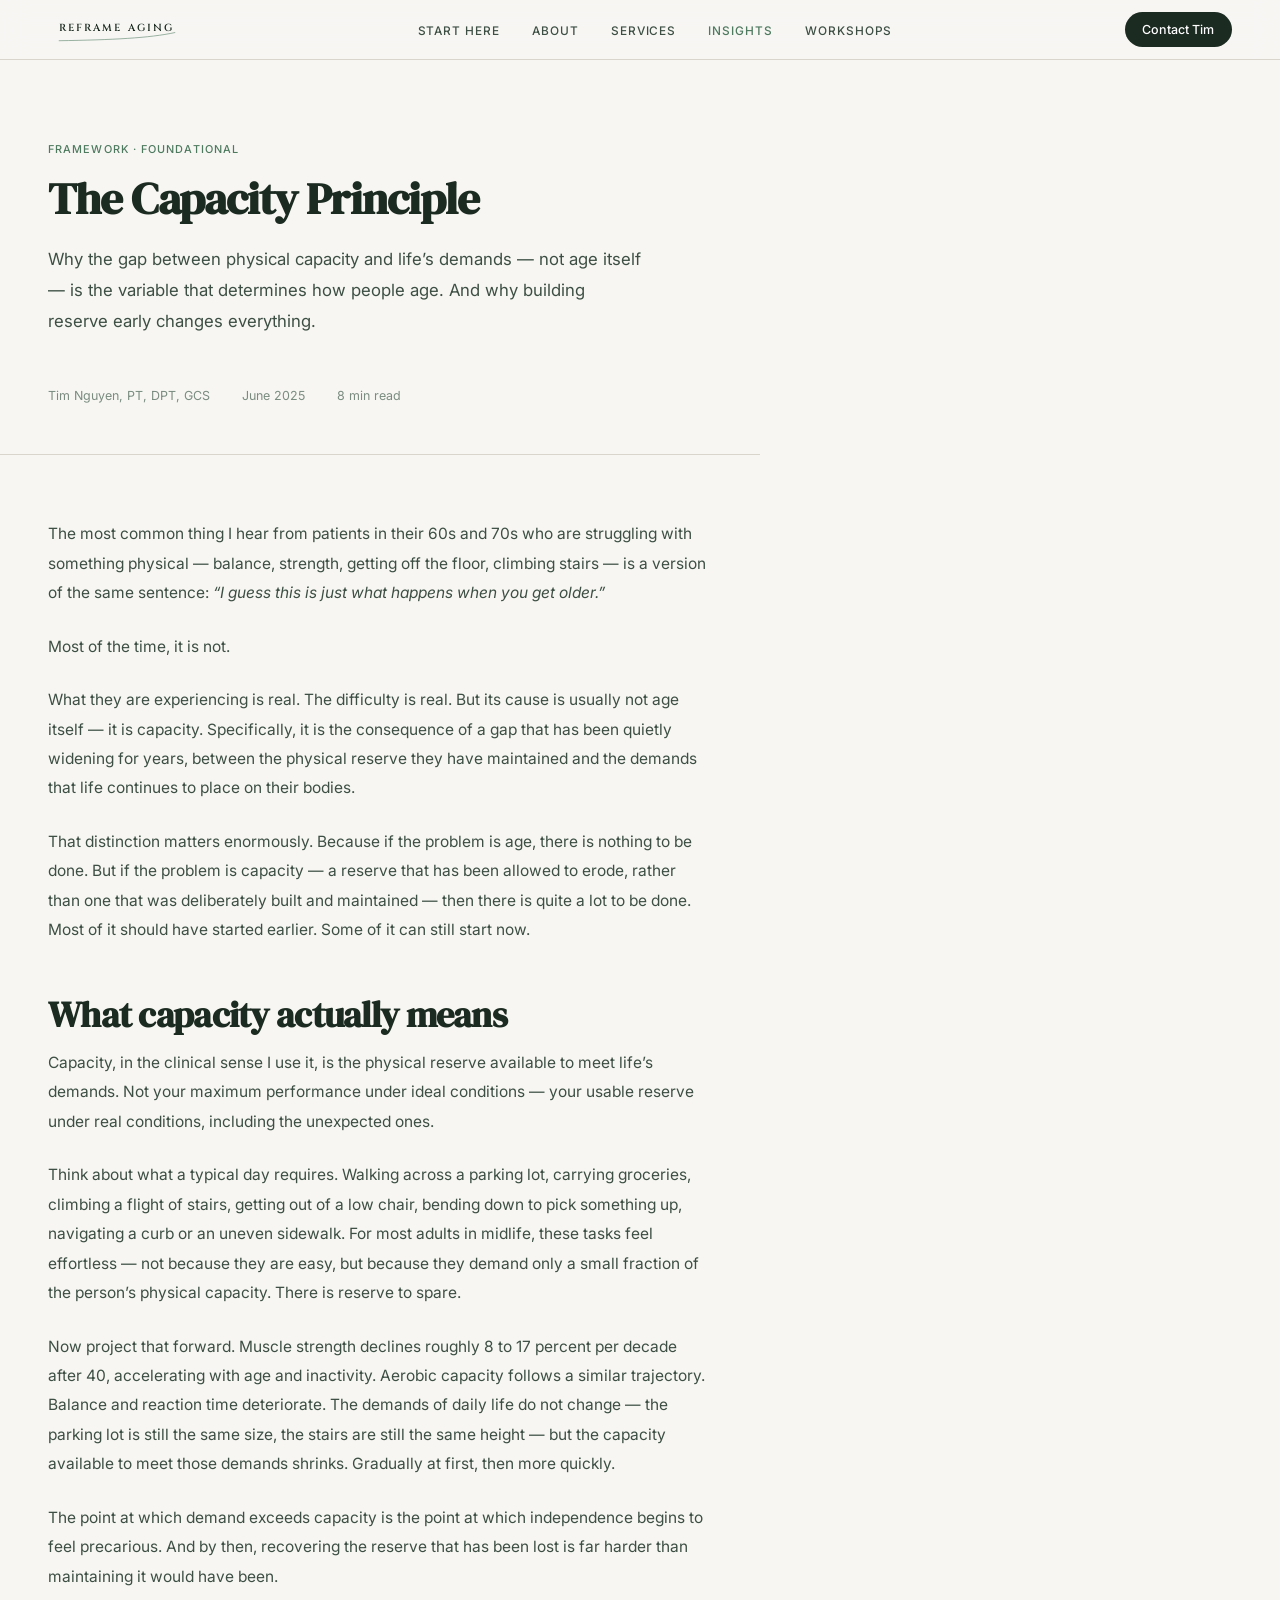
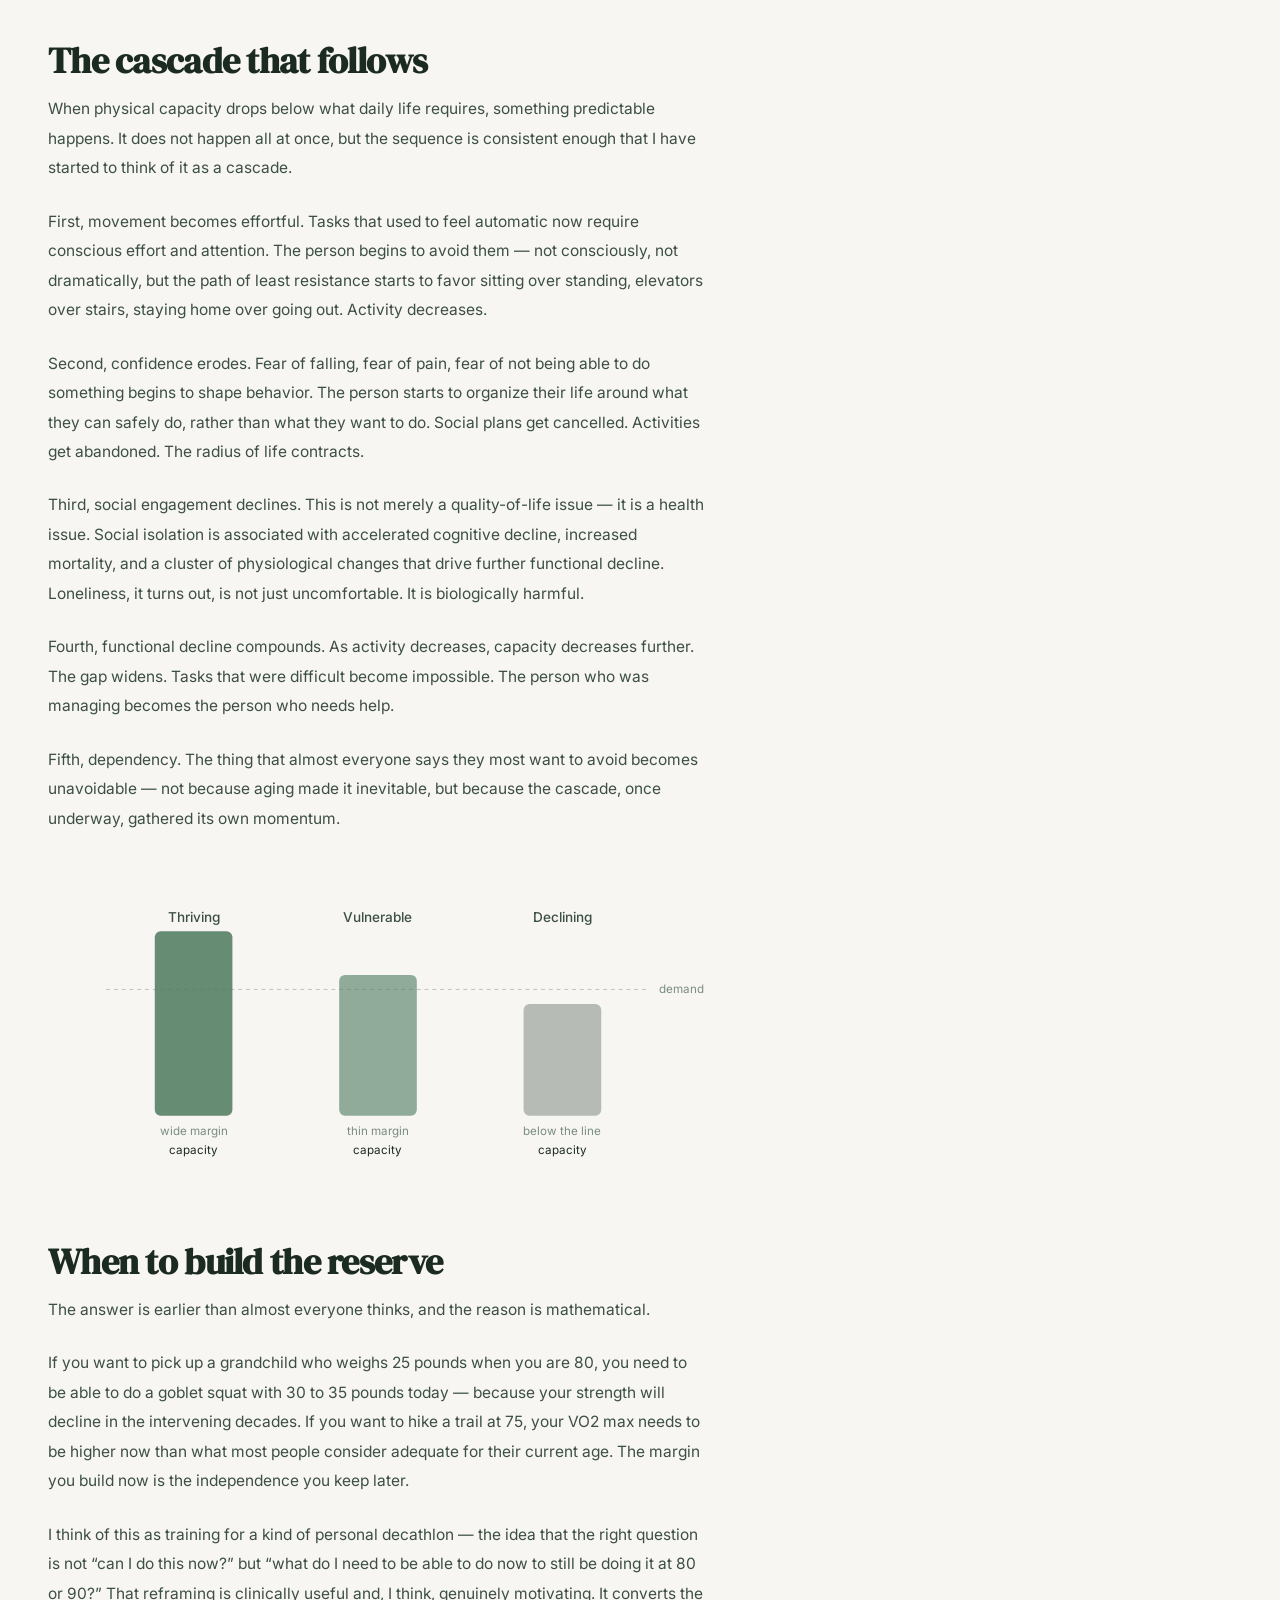
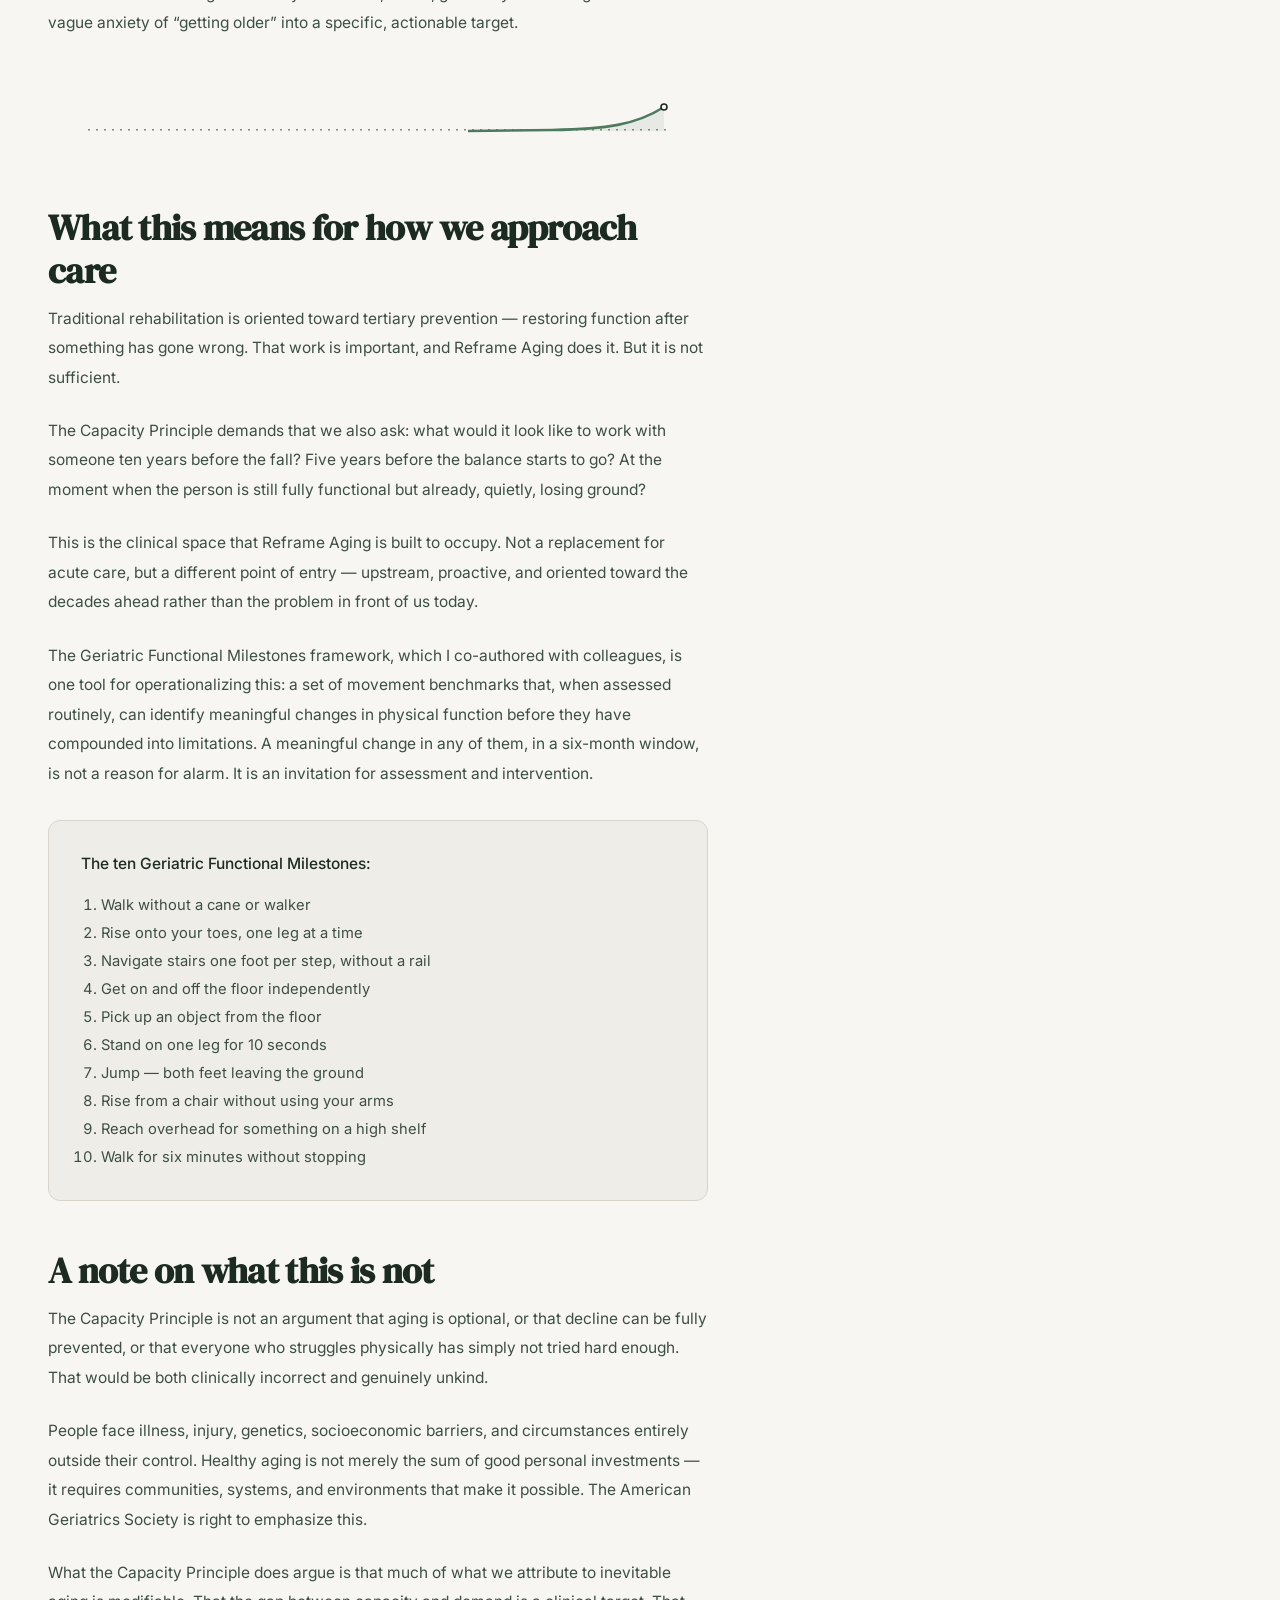
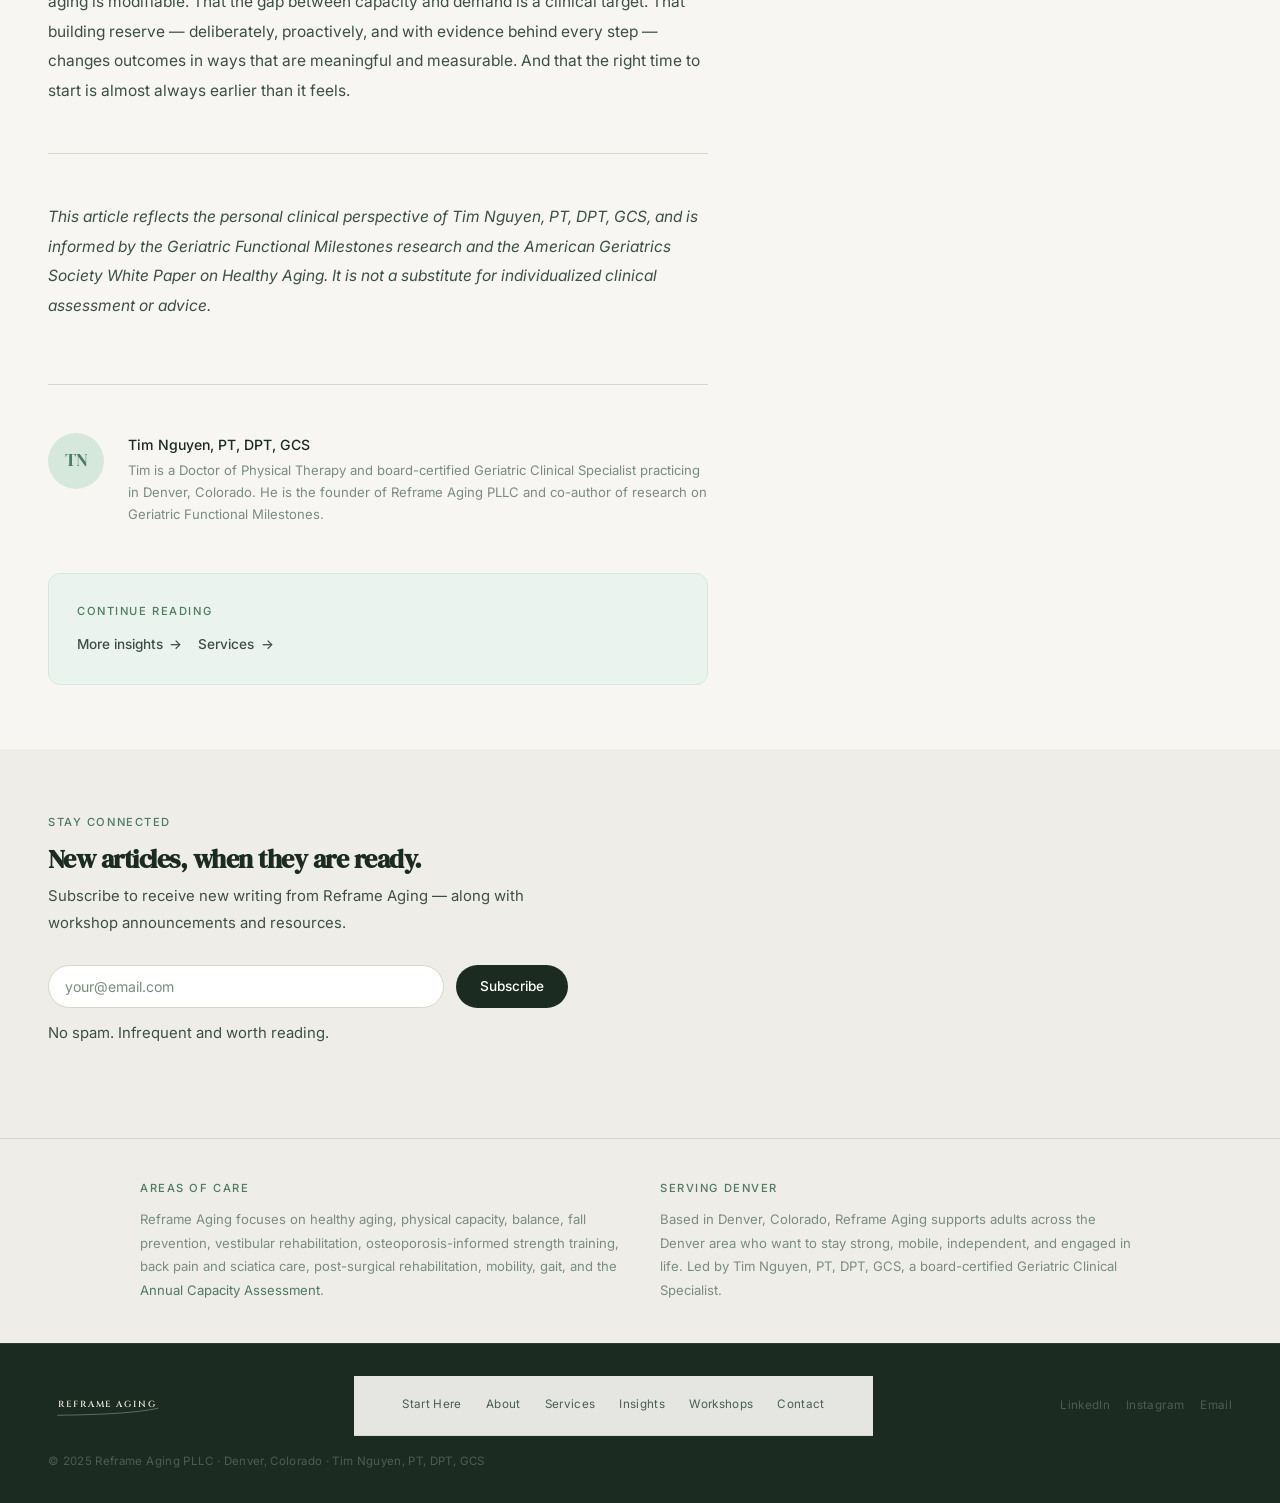
<file: the-capacity-principle.html>
<!DOCTYPE html>
<html lang="en">
<head>
<meta charset="UTF-8">
<meta name="viewport" content="width=device-width, initial-scale=1.0">
<title>The Capacity Principle &mdash; Reframe Aging | Tim Nguyen, PT, DPT, GCS</title>
<meta name="description" content="Most physical decline attributed to aging is not inevitable — it is a gap between physical capacity and life's demands. Tim Nguyen, PT, DPT, GCS explains the Capacity Principle and why building reserve early changes everything.">
<link rel="canonical" href="https://reframeaging.com/the-capacity-principle.html">
<meta property="og:title" content="The Capacity Principle — Reframe Aging">
<meta property="og:description" content="Why the gap between physical capacity and life's demands — not age itself — determines how people age. By Tim Nguyen, PT, DPT, GCS.">
<meta property="og:url" content="https://reframeaging.com/the-capacity-principle.html">
<meta property="og:image" content="https://reframeaging.com/og-image.jpg">
<meta property="og:type" content="article">
<meta name="twitter:card" content="summary_large_image">
<script type="application/ld+json">
{"@context":"https://schema.org","@type":"Article","headline":"The Capacity Principle: Why the Gap Between Capacity and Demand Is the Variable That Matters Most","description":"Most physical decline attributed to aging is not inevitable. It is a consequence of a gap between the physical reserve a person has built and the demands life places on that reserve.","author":{"@type":"Person","name":"Tim Nguyen","honorificSuffix":"PT, DPT, GCS","url":"https://reframeaging.com/about.html"},"publisher":{"@type":"Organization","name":"Reframe Aging PLLC","url":"https://reframeaging.com"},"datePublished":"2025-06-01","url":"https://reframeaging.com/the-capacity-principle.html","keywords":["physical capacity","healthy aging","geriatric physical therapy","fall prevention","independence","longevity","Denver physical therapist"]}
</script>
<link rel="preconnect" href="https://fonts.googleapis.com">
<link rel="preconnect" href="https://fonts.gstatic.com" crossorigin>
<link href="https://fonts.googleapis.com/css2?family=Cinzel:wght@600&family=DM+Serif+Display:ital@0;1&family=Inter:wght@300;400;500&display=swap" rel="stylesheet">
<link rel="icon" type="image/svg+xml" href="data:image/svg+xml,%3Csvg%20xmlns%3D%27http%3A//www.w3.org/2000/svg%27%20viewBox%3D%270%200%20100%20100%27%3E%3Crect%20width%3D%27100%27%20height%3D%27100%27%20rx%3D%2718%27%20fill%3D%27%231C2B22%27/%3E%3Ctext%20x%3D%2750%27%20y%3D%2756%27%20font-family%3D%27Georgia%2Cserif%27%20font-weight%3D%27700%27%20font-size%3D%2738%27%20letter-spacing%3D%271%27%20fill%3D%27%23E8E4DC%27%20text-anchor%3D%27middle%27%3ERA%3C/text%3E%3Cpath%20d%3D%27M22%2078%20C%2048%2076%2C%2064%2070%2C%2082%2058%27%20fill%3D%27none%27%20stroke%3D%27%239DB7A8%27%20stroke-width%3D%271.9%27%20stroke-linecap%3D%27round%27/%3E%3C/svg%3E">
<link rel="stylesheet" href="styles.css">
</head>
<body>

<nav>
  <a class="nav-logo" href="index.html" aria-label="Reframe Aging — home">
    <svg viewBox="0 0 320 70" role="img" aria-label="Reframe Aging"><text x="160" y="38" font-family="'Cinzel',Georgia,serif" font-weight="600" font-size="24" letter-spacing="5" fill="#1C2B22" text-anchor="middle">REFRAME AGING</text><path d="M26 60 C 150 58, 236 54, 296 41" fill="none" stroke="#4E7A5F" stroke-width="1.3" stroke-linecap="round"/></svg>
  </a>
  <ul class="nav-links" id="primary-nav">
    <li><a href="start-here.html">Start Here</a></li>
    <li><a href="about.html">About</a></li>
    <li><a href="work-with.html">Services</a></li>
    <li><a href="insights.html" aria-current="page">Insights</a></li>
    <li><a href="workshops.html">Workshops</a></li>
    <li class="nav-contact-only"><a href="contact.html">Contact</a></li>
  </ul>
  <a class="nav-cta" href="contact.html">Contact Tim</a>
  <button class="nav-toggle" aria-label="Open menu" aria-expanded="false" aria-controls="primary-nav"><span></span><span></span><span></span></button>
</nav>

<div class="article-hero">
  <div class="article-tag">Framework &middot; Foundational</div>
  <h1>The Capacity Principle</h1>
  <p class="lead">Why the gap between physical capacity and life&rsquo;s demands &mdash; not age itself &mdash; is the variable that determines how people age. And why building reserve early changes everything.</p>
</div>

<div class="article-meta-bar">
  <span>Tim Nguyen, PT, DPT, GCS</span>
  <span>June 2025</span>
  <span>8 min read</span>
</div>

<div class="article-body">
  <div class="prose">

    <p>The most common thing I hear from patients in their 60s and 70s who are struggling with something physical &mdash; balance, strength, getting off the floor, climbing stairs &mdash; is a version of the same sentence: <em>&ldquo;I guess this is just what happens when you get older.&rdquo;</em></p>

    <p>Most of the time, it is not.</p>

    <p>What they are experiencing is real. The difficulty is real. But its cause is usually not age itself &mdash; it is capacity. Specifically, it is the consequence of a gap that has been quietly widening for years, between the physical reserve they have maintained and the demands that life continues to place on their bodies.</p>

    <p>That distinction matters enormously. Because if the problem is age, there is nothing to be done. But if the problem is capacity &mdash; a reserve that has been allowed to erode, rather than one that was deliberately built and maintained &mdash; then there is quite a lot to be done. Most of it should have started earlier. Some of it can still start now.</p>

    <h2>What capacity actually means</h2>

    <p>Capacity, in the clinical sense I use it, is the physical reserve available to meet life&rsquo;s demands. Not your maximum performance under ideal conditions &mdash; your usable reserve under real conditions, including the unexpected ones.</p>

    <p>Think about what a typical day requires. Walking across a parking lot, carrying groceries, climbing a flight of stairs, getting out of a low chair, bending down to pick something up, navigating a curb or an uneven sidewalk. For most adults in midlife, these tasks feel effortless &mdash; not because they are easy, but because they demand only a small fraction of the person&rsquo;s physical capacity. There is reserve to spare.</p>

    <p>Now project that forward. Muscle strength declines roughly 8 to 17 percent per decade after 40, accelerating with age and inactivity. Aerobic capacity follows a similar trajectory. Balance and reaction time deteriorate. The demands of daily life do not change &mdash; the parking lot is still the same size, the stairs are still the same height &mdash; but the capacity available to meet those demands shrinks. Gradually at first, then more quickly.</p>

    <p>The point at which demand exceeds capacity is the point at which independence begins to feel precarious. And by then, recovering the reserve that has been lost is far harder than maintaining it would have been.</p>

    <h2>The cascade that follows</h2>

    <p>When physical capacity drops below what daily life requires, something predictable happens. It does not happen all at once, but the sequence is consistent enough that I have started to think of it as a cascade.</p>

    <p>First, movement becomes effortful. Tasks that used to feel automatic now require conscious effort and attention. The person begins to avoid them &mdash; not consciously, not dramatically, but the path of least resistance starts to favor sitting over standing, elevators over stairs, staying home over going out. Activity decreases.</p>

    <p>Second, confidence erodes. Fear of falling, fear of pain, fear of not being able to do something begins to shape behavior. The person starts to organize their life around what they can safely do, rather than what they want to do. Social plans get cancelled. Activities get abandoned. The radius of life contracts.</p>

    <p>Third, social engagement declines. This is not merely a quality-of-life issue &mdash; it is a health issue. Social isolation is associated with accelerated cognitive decline, increased mortality, and a cluster of physiological changes that drive further functional decline. Loneliness, it turns out, is not just uncomfortable. It is biologically harmful.</p>

    <p>Fourth, functional decline compounds. As activity decreases, capacity decreases further. The gap widens. Tasks that were difficult become impossible. The person who was managing becomes the person who needs help.</p>

    <p>Fifth, dependency. The thing that almost everyone says they most want to avoid becomes unavoidable &mdash; not because aging made it inevitable, but because the cascade, once underway, gathered its own momentum.</p>

    <div style="margin:2.5rem 0;">
      <svg width="100%" viewBox="0 0 680 320" role="img" aria-labelledby="capvis2-title capvis2-desc">
        <title id="capvis2-title">Three states of capacity relative to demand</title>
        <desc id="capvis2-desc">Three panels showing a capacity bar against a fixed demand line. Thriving has a wide margin above the line. Vulnerable has a thin margin above the line. Declining has dropped below the line.</desc>
        <line x1="60" y1="120" x2="620" y2="120" stroke="var(--ink-muted)" stroke-width="0.5" stroke-dasharray="4 4"/>
        <text x="630" y="124" font-size="12" fill="var(--ink-muted)">demand</text>
        <text x="150" y="50" text-anchor="middle" font-size="14" font-weight="500" fill="var(--ink-mid)">Thriving</text>
        <rect x="110" y="60" width="80" height="190" rx="6" fill="var(--accent)" opacity="0.85"/>
        <text x="150" y="270" text-anchor="middle" font-size="12" fill="var(--ink-muted)">wide margin</text>
        <text x="340" y="50" text-anchor="middle" font-size="14" font-weight="500" fill="var(--ink-mid)">Vulnerable</text>
        <rect x="300" y="105" width="80" height="145" rx="6" fill="var(--accent)" opacity="0.6"/>
        <text x="340" y="270" text-anchor="middle" font-size="12" fill="var(--ink-muted)">thin margin</text>
        <text x="530" y="50" text-anchor="middle" font-size="14" font-weight="500" fill="var(--ink-mid)">Declining</text>
        <rect x="490" y="135" width="80" height="115" rx="6" fill="var(--ink-mid)" opacity="0.35"/>
        <text x="530" y="270" text-anchor="middle" font-size="12" fill="var(--ink-muted)">below the line</text>
        <text x="150" y="290" text-anchor="middle" font-size="12" fill="var(--ink)">capacity</text>
        <text x="340" y="290" text-anchor="middle" font-size="12" fill="var(--ink)">capacity</text>
        <text x="530" y="290" text-anchor="middle" font-size="12" fill="var(--ink)">capacity</text>
      </svg>
    </div>

    <h2>When to build the reserve</h2>

    <p>The answer is earlier than almost everyone thinks, and the reason is mathematical.</p>

    <p>If you want to pick up a grandchild who weighs 25 pounds when you are 80, you need to be able to do a goblet squat with 30 to 35 pounds today &mdash; because your strength will decline in the intervening decades. If you want to hike a trail at 75, your VO2 max needs to be higher now than what most people consider adequate for their current age. The margin you build now is the independence you keep later.</p>

    <p>I think of this as training for a kind of personal decathlon &mdash; the idea that the right question is not &ldquo;can I do this now?&rdquo; but &ldquo;what do I need to be able to do now to still be doing it at 80 or 90?&rdquo; That reframing is clinically useful and, I think, genuinely motivating. It converts the vague anxiety of &ldquo;getting older&rdquo; into a specific, actionable target.</p>

    <hr class="rule-signature">

    <h2>What this means for how we approach care</h2>

    <p>Traditional rehabilitation is oriented toward tertiary prevention &mdash; restoring function after something has gone wrong. That work is important, and Reframe Aging does it. But it is not sufficient.</p>

    <p>The Capacity Principle demands that we also ask: what would it look like to work with someone ten years before the fall? Five years before the balance starts to go? At the moment when the person is still fully functional but already, quietly, losing ground?</p>

    <p>This is the clinical space that Reframe Aging is built to occupy. Not a replacement for acute care, but a different point of entry &mdash; upstream, proactive, and oriented toward the decades ahead rather than the problem in front of us today.</p>

    <p>The Geriatric Functional Milestones framework, which I co-authored with colleagues, is one tool for operationalizing this: a set of movement benchmarks that, when assessed routinely, can identify meaningful changes in physical function before they have compounded into limitations. A meaningful change in any of them, in a six-month window, is not a reason for alarm. It is an invitation for assessment and intervention.</p>

    <div id="milestones" style="background:var(--bg-alt);border:1px solid var(--divider);border-radius:12px;padding:1.75rem 2rem;margin:2rem 0;">
      <p style="font-weight:500;color:var(--ink);margin-bottom:0.85rem;">The ten Geriatric Functional Milestones:</p>
      <ol style="margin:0;padding-left:1.25rem;color:var(--ink-mid);font-size:0.92rem;line-height:1.9;">
        <li>Walk without a cane or walker</li>
        <li>Rise onto your toes, one leg at a time</li>
        <li>Navigate stairs one foot per step, without a rail</li>
        <li>Get on and off the floor independently</li>
        <li>Pick up an object from the floor</li>
        <li>Stand on one leg for 10 seconds</li>
        <li>Jump &mdash; both feet leaving the ground</li>
        <li>Rise from a chair without using your arms</li>
        <li>Reach overhead for something on a high shelf</li>
        <li>Walk for six minutes without stopping</li>
      </ol>
    </div>

    <h2>A note on what this is not</h2>

    <p>The Capacity Principle is not an argument that aging is optional, or that decline can be fully prevented, or that everyone who struggles physically has simply not tried hard enough. That would be both clinically incorrect and genuinely unkind.</p>

    <p>People face illness, injury, genetics, socioeconomic barriers, and circumstances entirely outside their control. Healthy aging is not merely the sum of good personal investments &mdash; it requires communities, systems, and environments that make it possible. The American Geriatrics Society is right to emphasize this.</p>

    <p>What the Capacity Principle does argue is that much of what we attribute to inevitable aging is modifiable. That the gap between capacity and demand is a clinical target. That building reserve &mdash; deliberately, proactively, and with evidence behind every step &mdash; changes outcomes in ways that are meaningful and measurable. And that the right time to start is almost always earlier than it feels.</p>

    <hr>

    <p><em>This article reflects the personal clinical perspective of Tim Nguyen, PT, DPT, GCS, and is informed by the Geriatric Functional Milestones research and the American Geriatrics Society White Paper on Healthy Aging. It is not a substitute for individualized clinical assessment or advice.</em></p>

    <div class="author-bio">
      <div class="author-avatar">TN</div>
      <div class="author-bio-text">
        <strong>Tim Nguyen, PT, DPT, GCS</strong>
        <p>Tim is a Doctor of Physical Therapy and board-certified Geriatric Clinical Specialist practicing in Denver, Colorado. He is the founder of Reframe Aging PLLC and co-author of research on Geriatric Functional Milestones.</p>
      </div>
    </div>

    <div style="margin-top:3rem;padding:1.75rem;background:var(--accent-pale);border:1px solid var(--accent-light);border-radius:12px;">
      <div class="sec-eye" style="margin-bottom:0.5rem;">Continue reading</div>
      <div style="display:flex;gap:1rem;flex-wrap:wrap;margin-top:0.75rem;">
        <a class="btn-ghost" href="insights.html">More insights</a>
        <a class="btn-ghost" href="work-with.html">Services</a>
      </div>
    </div>

  </div>
</div>

<section class="newsletter" style="margin-top:0;">
  <div class="newsletter-inner">
    <div class="sec-eye">Stay Connected</div>
    <h2>New articles, when they are ready.</h2>
    <p>Subscribe to receive new writing from Reframe Aging &mdash; along with workshop announcements and resources.</p>
    <form class="newsletter-form" action="#" method="post">
      <input type="email" name="email" placeholder="your@email.com" required>
      <button type="submit">Subscribe</button>
    </form>
    <p class="newsletter-note">No spam. Infrequent and worth reading.</p>
  </div>
</section>

<div class="seo-strip">
  <div class="seo-strip-inner">
    <div>
      <div class="sec-eye">Areas of Care</div>
      <p>Reframe Aging focuses on healthy aging, physical capacity, balance, fall prevention, vestibular rehabilitation, osteoporosis-informed strength training, back pain and sciatica care, post-surgical rehabilitation, mobility, gait, and the <a href="work-with.html#assessment">Annual Capacity Assessment</a>.</p>
    </div>
    <div>
      <div class="sec-eye">Serving Denver</div>
      <p>Based in Denver, Colorado, Reframe Aging supports adults across the Denver area who want to stay strong, mobile, independent, and engaged in life. Led by Tim Nguyen, PT, DPT, GCS, a board-certified Geriatric Clinical Specialist.</p>
    </div>
  </div>
</div>

<footer>
  <a class="footer-logo" href="index.html" aria-label="Reframe Aging — home">
    <svg viewBox="0 0 320 70" role="img" aria-label="Reframe Aging"><text x="160" y="38" font-family="'Cinzel',Georgia,serif" font-weight="600" font-size="24" letter-spacing="5" fill="#E8E4DC" text-anchor="middle">REFRAME AGING</text><path d="M26 60 C 150 58, 236 54, 296 41" fill="none" stroke="#9DB7A8" stroke-width="1.3" stroke-linecap="round"/></svg>
  </a>
  <nav class="footer-nav">
    <a href="start-here.html" class="footer-link">Start Here</a>
    <a href="about.html" class="footer-link">About</a>
    <a href="work-with.html" class="footer-link">Services</a>
    <a href="insights.html" class="footer-link">Insights</a>
    <a href="workshops.html" class="footer-link">Workshops</a>
    <a href="contact.html" class="footer-link">Contact</a>
  </nav>
  <div class="footer-social">
    <a href="https://www.linkedin.com/in/timnguyen-pt/" target="_blank" rel="noopener noreferrer">LinkedIn</a>
    <a href="https://www.instagram.com/reframeaging/" target="_blank" rel="noopener noreferrer">Instagram</a>
    <a href="mailto:tim@reframeaging.com">Email</a>
  </div>
  <span class="footer-text">&copy; 2025 Reframe Aging PLLC &middot; Denver, Colorado &middot; Tim Nguyen, PT, DPT, GCS</span>
</footer>

<script>(function(){var n=document.querySelector("nav"),t=n&&n.querySelector(".nav-toggle");if(!t)return;t.addEventListener("click",function(){var o=n.classList.toggle("open");t.setAttribute("aria-expanded",o?"true":"false");t.setAttribute("aria-label",o?"Close menu":"Open menu");});})();</script>
</body>
</html>
</file>
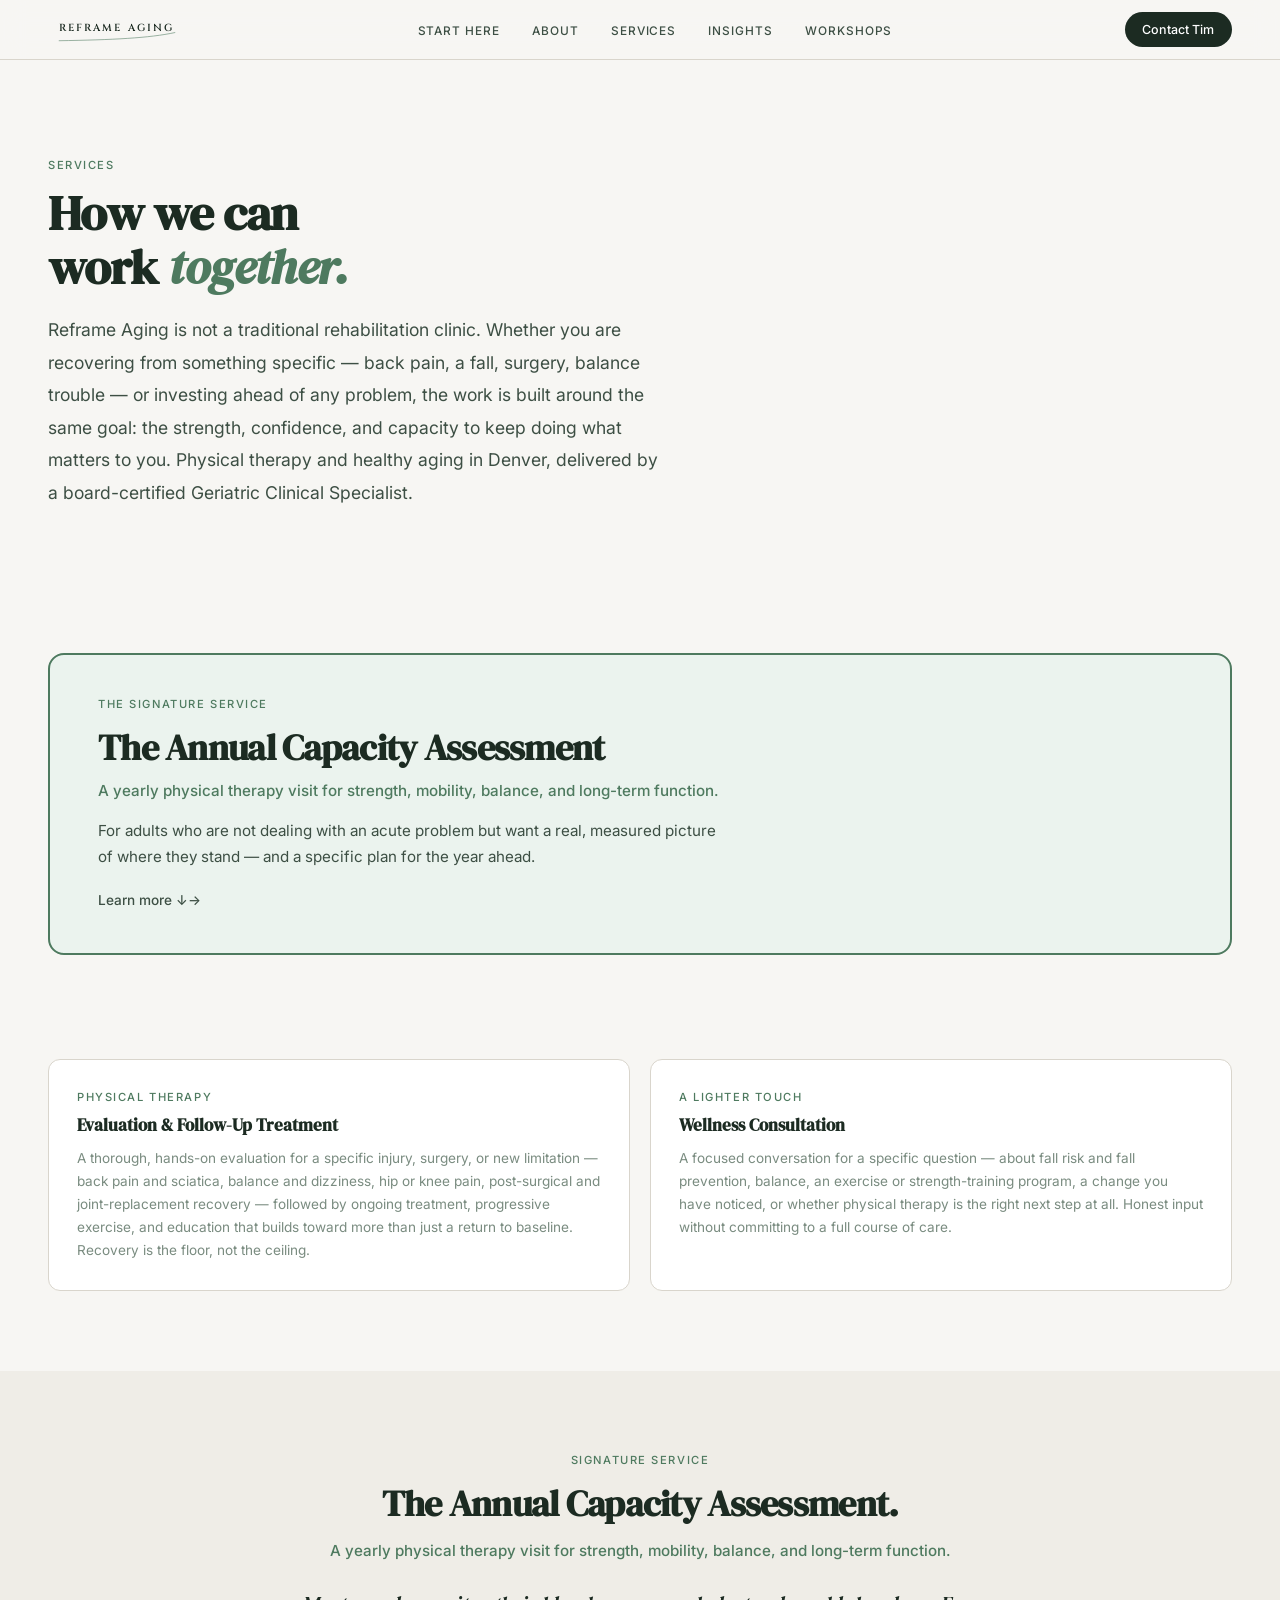
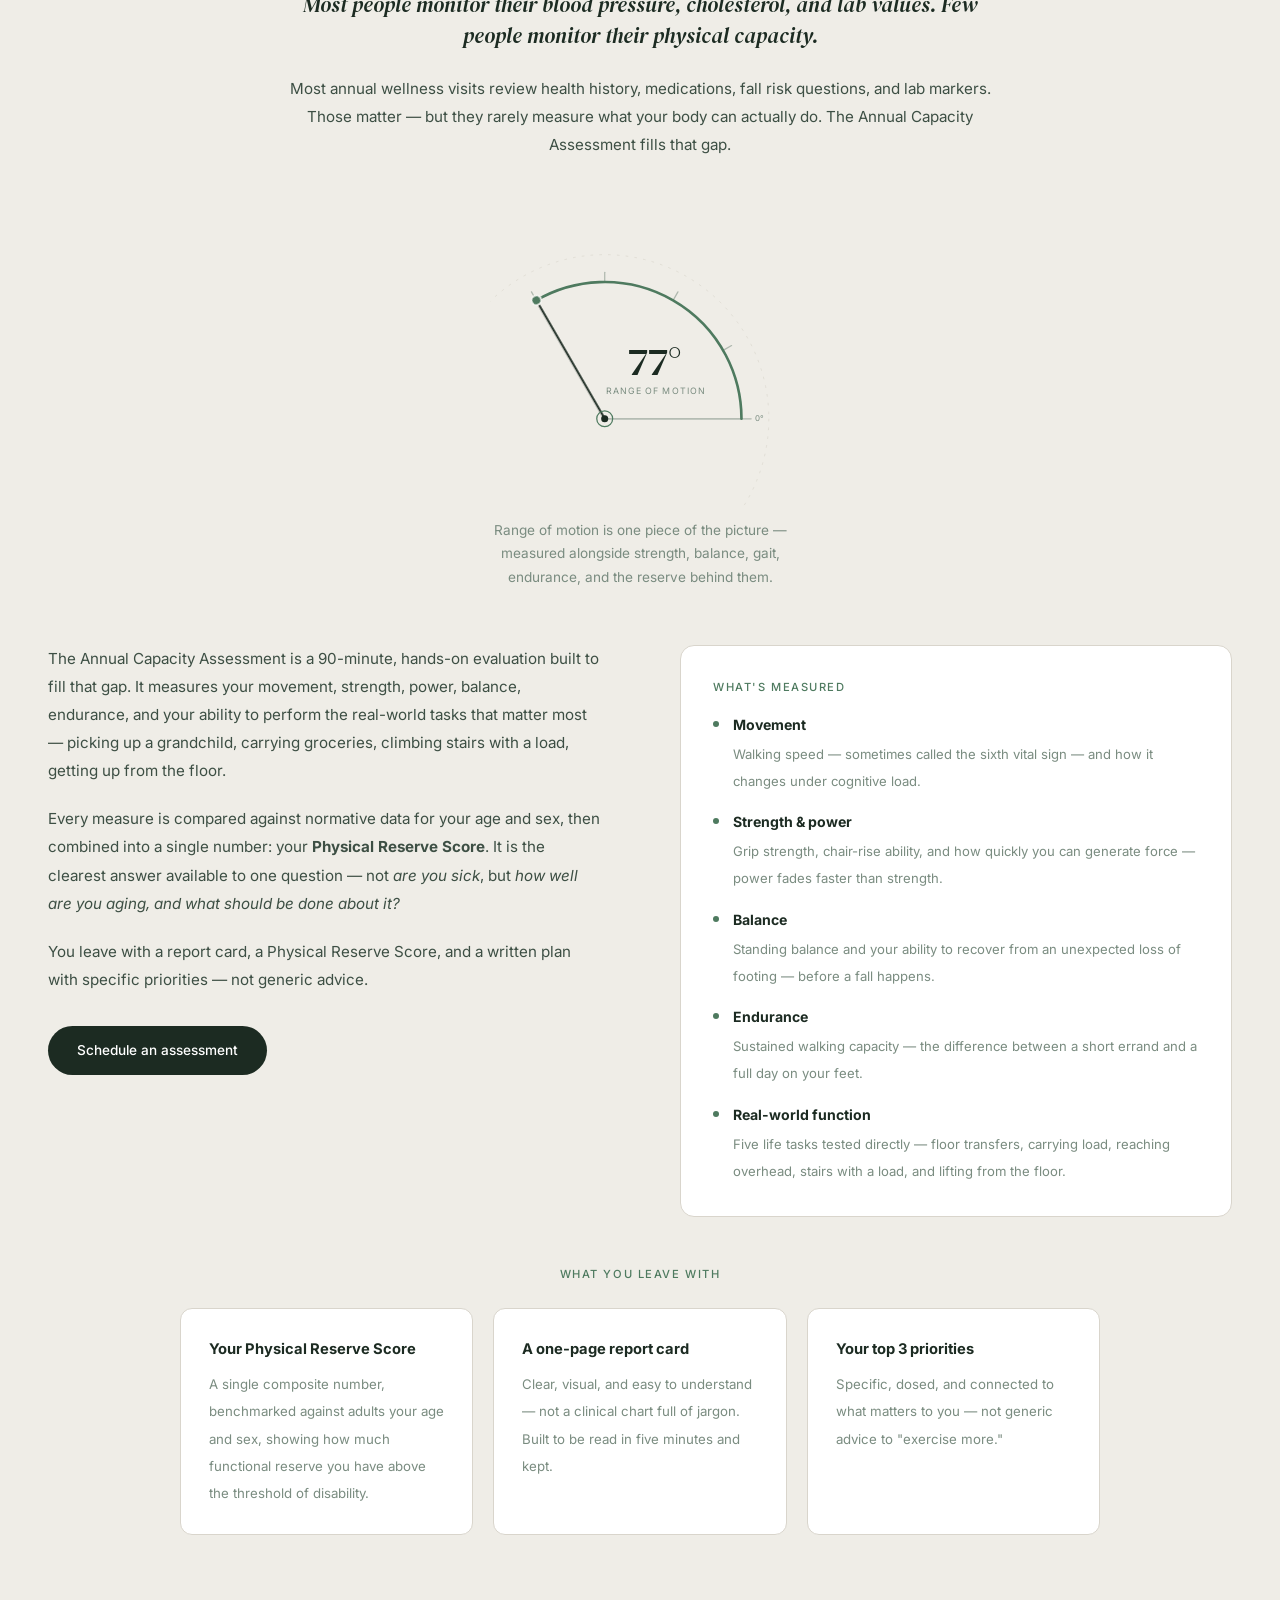
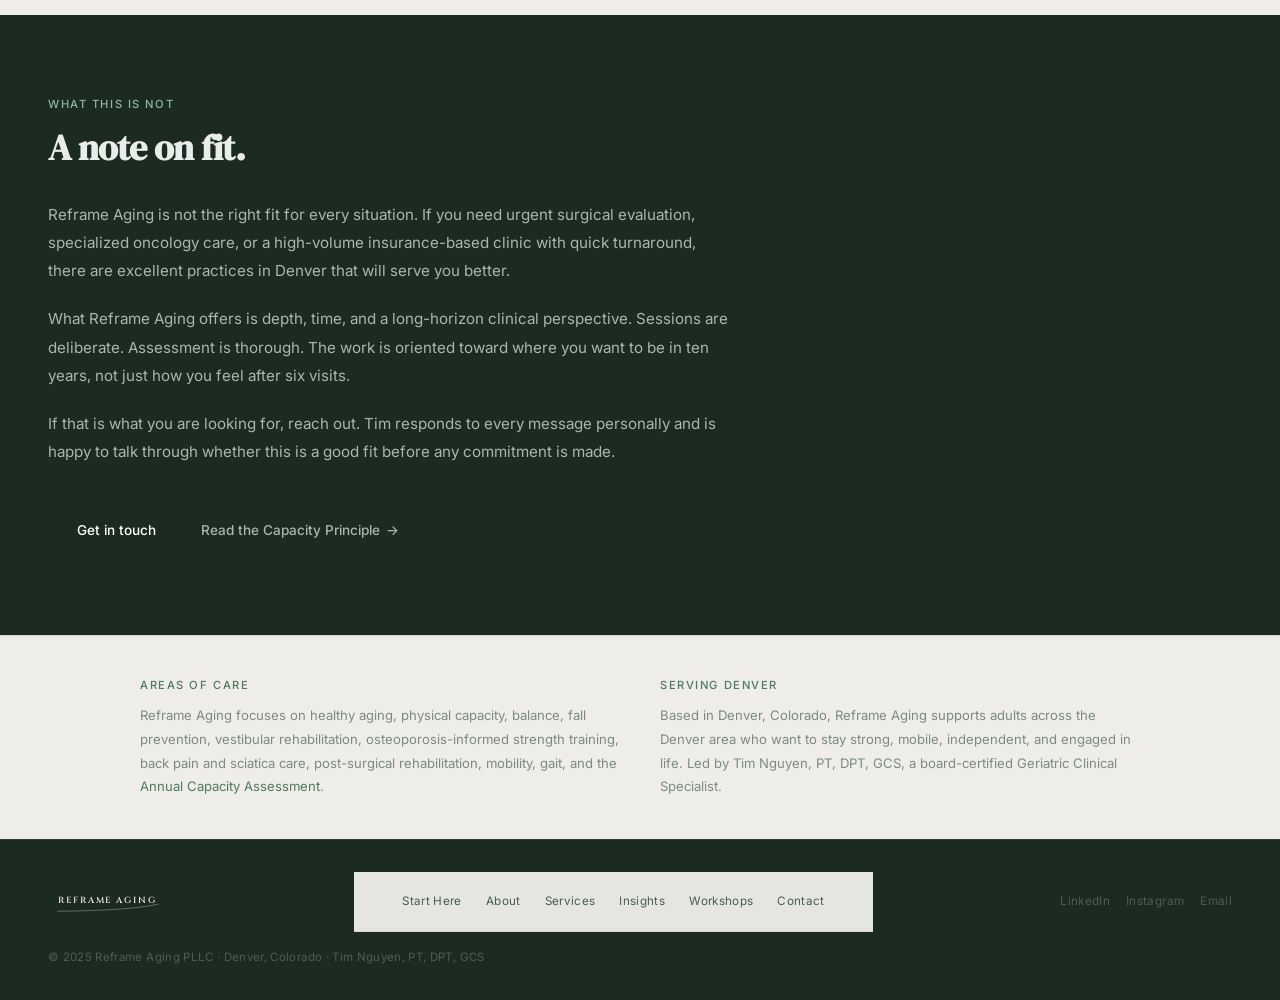
<file: work-with.html>
<!DOCTYPE html>
<html lang="en">
<head>
<meta charset="UTF-8">
<meta name="viewport" content="width=device-width, initial-scale=1.0">
<title>Physical Therapy Services in Denver &mdash; Fall Prevention, Balance &amp; Back Pain | Reframe Aging</title>
<meta name="description" content="Physical therapy and healthy aging in Denver: fall prevention, balance training, back pain and sciatica, post-surgical rehabilitation, and the Annual Capacity Assessment with Tim Nguyen, PT, DPT, GCS.">
<link rel="canonical" href="https://reframeaging.com/work-with.html">
<script type="application/ld+json">
{"@context":"https://schema.org","@type":"ProfessionalService","name":"Reframe Aging PLLC","url":"https://reframeaging.com/work-with.html","email":"tim@reframeaging.com","areaServed":{"@type":"City","name":"Denver"},"address":{"@type":"PostalAddress","addressLocality":"Denver","addressRegion":"CO","addressCountry":"US"},"medicalSpecialty":["Geriatrics","PhysicalTherapy"],"availableService":[{"@type":"Service","name":"Geriatric Physical Therapy"},{"@type":"Service","name":"Fall Prevention and Balance Training"},{"@type":"Service","name":"Back Pain and Sciatica Treatment"},{"@type":"Service","name":"Post-Surgical and Joint Replacement Rehabilitation"},{"@type":"Service","name":"Vestibular and Dizziness Rehabilitation"},{"@type":"Service","name":"Annual Capacity Assessment"}]}
</script>
<meta property="og:title" content="Services — Reframe Aging">
<meta property="og:description" content="The Annual Capacity Assessment, physical therapy evaluation and treatment, and wellness consultations with Tim Nguyen, PT, DPT, GCS.">
<meta property="og:url" content="https://reframeaging.com/work-with.html">
<meta property="og:image" content="https://reframeaging.com/og-image.jpg">
<meta name="twitter:card" content="summary_large_image">
<link rel="preconnect" href="https://fonts.googleapis.com">
<link rel="preconnect" href="https://fonts.gstatic.com" crossorigin>
<link href="https://fonts.googleapis.com/css2?family=Cinzel:wght@600&family=DM+Serif+Display:ital@0;1&family=Inter:wght@300;400;500&display=swap" rel="stylesheet">
<link rel="icon" type="image/svg+xml" href="data:image/svg+xml,%3Csvg%20xmlns%3D%27http%3A//www.w3.org/2000/svg%27%20viewBox%3D%270%200%20100%20100%27%3E%3Crect%20width%3D%27100%27%20height%3D%27100%27%20rx%3D%2718%27%20fill%3D%27%231C2B22%27/%3E%3Ctext%20x%3D%2750%27%20y%3D%2756%27%20font-family%3D%27Georgia%2Cserif%27%20font-weight%3D%27700%27%20font-size%3D%2738%27%20letter-spacing%3D%271%27%20fill%3D%27%23E8E4DC%27%20text-anchor%3D%27middle%27%3ERA%3C/text%3E%3Cpath%20d%3D%27M22%2078%20C%2048%2076%2C%2064%2070%2C%2082%2058%27%20fill%3D%27none%27%20stroke%3D%27%239DB7A8%27%20stroke-width%3D%271.9%27%20stroke-linecap%3D%27round%27/%3E%3C/svg%3E">
<link rel="stylesheet" href="styles.css">
</head>
<body>

<nav>
  <a class="nav-logo" href="index.html" aria-label="Reframe Aging — home">
    <svg viewBox="0 0 320 70" role="img" aria-label="Reframe Aging"><text x="160" y="38" font-family="'Cinzel',Georgia,serif" font-weight="600" font-size="24" letter-spacing="5" fill="#1C2B22" text-anchor="middle">REFRAME AGING</text><path d="M26 60 C 150 58, 236 54, 296 41" fill="none" stroke="#4E7A5F" stroke-width="1.3" stroke-linecap="round"/></svg>
  </a>
  <ul class="nav-links" id="primary-nav">
    <li><a href="start-here.html">Start Here</a></li>
    <li><a href="about.html">About</a></li>
    <li><a href="work-with.html">Services</a></li>
    <li><a href="insights.html">Insights</a></li>
    <li><a href="workshops.html">Workshops</a></li>
    <li class="nav-contact-only"><a href="contact.html">Contact</a></li>
  </ul>
  <a class="nav-cta" href="contact.html">Contact Tim</a>
  <button class="nav-toggle" aria-label="Open menu" aria-expanded="false" aria-controls="primary-nav"><span></span><span></span><span></span></button>
</nav>

<div class="page-hero">
  <div class="sec-eye">Services</div>
  <h1>How we can<br>work <em>together.</em></h1>
  <p class="lead">Reframe Aging is not a traditional rehabilitation clinic. Whether you are recovering from something specific &mdash; back pain, a fall, surgery, balance trouble &mdash; or investing ahead of any problem, the work is built around the same goal: the strength, confidence, and capacity to keep doing what matters to you. Physical therapy and healthy aging in Denver, delivered by a board-certified Geriatric Clinical Specialist.</p>
</div>

<section style="padding:5rem 3rem 2rem;">
  <a href="#assessment" style="text-decoration:none;display:block;background:var(--accent-pale);border:2px solid var(--accent);border-radius:16px;padding:2.5rem 3rem;margin-bottom:1.5rem;transition:transform 0.2s;" onmouseover="this.style.transform='translateY(-2px)'" onmouseout="this.style.transform='translateY(0)'">
    <div class="sec-eye" style="margin-bottom:0.75rem;">The Signature Service</div>
    <h2 style="margin-bottom:0.5rem;color:var(--ink);">The Annual Capacity Assessment</h2>
    <p style="font-size:0.95rem;color:var(--accent);font-weight:500;margin-bottom:0.85rem;">A yearly physical therapy visit for strength, mobility, balance, and long-term function.</p>
    <p style="font-size:0.95rem;color:var(--ink-mid);line-height:1.7;max-width:62ch;margin-bottom:1rem;">For adults who are not dealing with an acute problem but want a real, measured picture of where they stand &mdash; and a specific plan for the year ahead.</p>
    <span class="btn-ghost" style="display:inline-block;">Learn more &darr;</span>
  </a>
</section>

<section style="padding:0 3rem 5rem;">
  <div class="who-grid" style="grid-template-columns:repeat(2,1fr);">
    <div class="who-card">
      <div class="sec-eye" style="margin-bottom:0.5rem;">Physical Therapy</div>
      <h3>Evaluation &amp; Follow-Up Treatment</h3>
      <p>A thorough, hands-on evaluation for a specific injury, surgery, or new limitation &mdash; back pain and sciatica, balance and dizziness, hip or knee pain, post-surgical and joint-replacement recovery &mdash; followed by ongoing treatment, progressive exercise, and education that builds toward more than just a return to baseline. Recovery is the floor, not the ceiling.</p>
    </div>
    <div class="who-card">
      <div class="sec-eye" style="margin-bottom:0.5rem;">A Lighter Touch</div>
      <h3>Wellness Consultation</h3>
      <p>A focused conversation for a specific question &mdash; about fall risk and fall prevention, balance, an exercise or strength-training program, a change you have noticed, or whether physical therapy is the right next step at all. Honest input without committing to a full course of care.</p>
    </div>
  </div>
</section>

<!-- THE ANNUAL CAPACITY ASSESSMENT -->
<section style="padding:5rem 3rem;background:var(--bg-alt);" id="assessment">
  <div style="max-width:720px;margin:0 auto 3rem;text-align:center;">
    <div class="sec-eye" style="justify-content:center;">Signature Service</div>
    <h2 style="margin-bottom:0.75rem;">The Annual Capacity Assessment.</h2>
    <p style="font-size:0.95rem;color:var(--accent);font-weight:500;margin-bottom:1.5rem;">A yearly physical therapy visit for strength, mobility, balance, and long-term function.</p>
    <p style="font-family:var(--fd);font-size:1.3rem;font-style:italic;color:var(--ink);line-height:1.5;margin-bottom:1.5rem;">Most people monitor their blood pressure, cholesterol, and lab values. Few people monitor their physical capacity.</p>
    <p style="font-size:0.95rem;color:var(--ink-mid);line-height:1.85;">Most annual wellness visits review health history, medications, fall risk questions, and lab markers. Those matter &mdash; but they rarely measure what your body can actually do. The Annual Capacity Assessment fills that gap.</p>
  </div>

  <div style="max-width:440px;margin:0 auto 3.5rem;text-align:center;">
    <div class="gonio-embed" aria-hidden="true">
      <svg class="gonio" viewBox="0 0 340 340" fill="none" xmlns="http://www.w3.org/2000/svg" role="img" aria-label="Range of motion measured at 120 degrees">
        <circle class="gonio-fielddot" cx="130" cy="240" r="186"/>
        <path class="gonio-field" d="M285 240 A155 155 0 0 0 52.5 105.8"/>
        <line class="gonio-fixed" x1="130" y1="240" x2="285" y2="240"/>
        <line class="gonio-tick" x1="285" y1="240" x2="296" y2="240"/>
        <line class="gonio-tick" x1="264.2" y1="162.5" x2="273.8" y2="157"/>
        <line class="gonio-tick" x1="207.5" y1="105.8" x2="213" y2="96.2"/>
        <line class="gonio-tick" x1="130" y1="85" x2="130" y2="74"/>
        <line class="gonio-tick" x1="52.5" y1="105.8" x2="47" y2="96.2"/>
        <path class="gonio-arc" d="M285 240 A155 155 0 0 0 52.5 105.8"/>
        <text class="gonio-tlbl" x="300" y="243" font-size="9" fill="#7A8C80">0&deg;</text>
        <g class="gonio-arm">
          <line class="gonio-armline" x1="130" y1="240" x2="285" y2="240"/>
          <circle class="gonio-halo" cx="285" cy="240" r="11"/>
          <circle class="gonio-dot" cx="285" cy="240" r="5.5"/>
        </g>
        <text class="gonio-metric" id="romValue" x="186" y="190" text-anchor="middle" fill="#1C2B22">120&deg;</text>
        <text class="gonio-sub" x="188" y="212" text-anchor="middle" fill="#7A8C80">RANGE OF MOTION</text>
        <circle class="gonio-hubring" cx="130" cy="240" r="9"/>
        <circle class="gonio-hub" cx="130" cy="240" r="4"/>
      </svg>
    </div>
    <p style="font-size:0.85rem;color:var(--ink-muted);line-height:1.7;margin:0.75rem auto 0;max-width:34ch;">Range of motion is one piece of the picture &mdash; measured alongside strength, balance, gait, endurance, and the reserve behind them.</p>
  </div>

  <div class="two-col" style="align-items:start;margin-bottom:3rem;">
    <div>
      <p style="font-size:0.95rem;color:var(--ink-mid);line-height:1.85;margin-bottom:1.25rem;">The Annual Capacity Assessment is a 90-minute, hands-on evaluation built to fill that gap. It measures your movement, strength, power, balance, endurance, and your ability to perform the real-world tasks that matter most &mdash; picking up a grandchild, carrying groceries, climbing stairs with a load, getting up from the floor.</p>
      <p style="font-size:0.95rem;color:var(--ink-mid);line-height:1.85;margin-bottom:1.25rem;">Every measure is compared against normative data for your age and sex, then combined into a single number: your <strong>Physical Reserve Score</strong>. It is the clearest answer available to one question &mdash; not <em>are you sick</em>, but <em>how well are you aging, and what should be done about it?</em></p>
      <p style="font-size:0.95rem;color:var(--ink-mid);line-height:1.85;">You leave with a report card, a Physical Reserve Score, and a written plan with specific priorities &mdash; not generic advice.</p>
      <div class="btn-actions" style="margin-top:2rem;">
        <a class="btn-primary" href="contact.html">Schedule an assessment</a>
      </div>
    </div>
    <div>
      <div style="background:var(--surface);border:1px solid var(--divider);border-radius:14px;padding:2rem;">
        <div class="sec-eye" style="margin-bottom:1rem;">What's Measured</div>
        <div style="display:flex;flex-direction:column;gap:1rem;">
          <div style="display:flex;gap:0.85rem;align-items:flex-start;">
            <div style="width:6px;height:6px;border-radius:50%;background:var(--accent);margin-top:0.5rem;flex-shrink:0;"></div>
            <div>
              <strong style="font-size:0.88rem;color:var(--ink);display:block;margin-bottom:0.2rem;">Movement</strong>
              <span style="font-size:0.82rem;color:var(--ink-muted);">Walking speed &mdash; sometimes called the sixth vital sign &mdash; and how it changes under cognitive load.</span>
            </div>
          </div>
          <div style="display:flex;gap:0.85rem;align-items:flex-start;">
            <div style="width:6px;height:6px;border-radius:50%;background:var(--accent);margin-top:0.5rem;flex-shrink:0;"></div>
            <div>
              <strong style="font-size:0.88rem;color:var(--ink);display:block;margin-bottom:0.2rem;">Strength &amp; power</strong>
              <span style="font-size:0.82rem;color:var(--ink-muted);">Grip strength, chair-rise ability, and how quickly you can generate force &mdash; power fades faster than strength.</span>
            </div>
          </div>
          <div style="display:flex;gap:0.85rem;align-items:flex-start;">
            <div style="width:6px;height:6px;border-radius:50%;background:var(--accent);margin-top:0.5rem;flex-shrink:0;"></div>
            <div>
              <strong style="font-size:0.88rem;color:var(--ink);display:block;margin-bottom:0.2rem;">Balance</strong>
              <span style="font-size:0.82rem;color:var(--ink-muted);">Standing balance and your ability to recover from an unexpected loss of footing &mdash; before a fall happens.</span>
            </div>
          </div>
          <div style="display:flex;gap:0.85rem;align-items:flex-start;">
            <div style="width:6px;height:6px;border-radius:50%;background:var(--accent);margin-top:0.5rem;flex-shrink:0;"></div>
            <div>
              <strong style="font-size:0.88rem;color:var(--ink);display:block;margin-bottom:0.2rem;">Endurance</strong>
              <span style="font-size:0.82rem;color:var(--ink-muted);">Sustained walking capacity &mdash; the difference between a short errand and a full day on your feet.</span>
            </div>
          </div>
          <div style="display:flex;gap:0.85rem;align-items:flex-start;">
            <div style="width:6px;height:6px;border-radius:50%;background:var(--accent);margin-top:0.5rem;flex-shrink:0;"></div>
            <div>
              <strong style="font-size:0.88rem;color:var(--ink);display:block;margin-bottom:0.2rem;">Real-world function</strong>
              <span style="font-size:0.82rem;color:var(--ink-muted);">Five life tasks tested directly &mdash; floor transfers, carrying load, reaching overhead, stairs with a load, and lifting from the floor.</span>
            </div>
          </div>
        </div>
      </div>
    </div>
  </div>

  <!-- WHAT YOU LEAVE WITH -->
  <div style="max-width:920px;margin:0 auto;">
    <div class="sec-eye" style="text-align:center;justify-content:center;margin-bottom:1.5rem;">What You Leave With</div>
    <div class="resp-grid" style="display:grid;grid-template-columns:repeat(3,1fr);gap:1.25rem;">
      <div style="background:var(--surface);border:1px solid var(--divider);border-radius:12px;padding:1.75rem;">
        <strong style="font-size:0.92rem;color:var(--ink);display:block;margin-bottom:0.5rem;">Your Physical Reserve Score</strong>
        <span style="font-size:0.83rem;color:var(--ink-muted);line-height:1.65;">A single composite number, benchmarked against adults your age and sex, showing how much functional reserve you have above the threshold of disability.</span>
      </div>
      <div style="background:var(--surface);border:1px solid var(--divider);border-radius:12px;padding:1.75rem;">
        <strong style="font-size:0.92rem;color:var(--ink);display:block;margin-bottom:0.5rem;">A one-page report card</strong>
        <span style="font-size:0.83rem;color:var(--ink-muted);line-height:1.65;">Clear, visual, and easy to understand &mdash; not a clinical chart full of jargon. Built to be read in five minutes and kept.</span>
      </div>
      <div style="background:var(--surface);border:1px solid var(--divider);border-radius:12px;padding:1.75rem;">
        <strong style="font-size:0.92rem;color:var(--ink);display:block;margin-bottom:0.5rem;">Your top 3 priorities</strong>
        <span style="font-size:0.83rem;color:var(--ink-muted);line-height:1.65;">Specific, dosed, and connected to what matters to you &mdash; not generic advice to "exercise more."</span>
      </div>
    </div>
  </div>
</section>

<section style="background:var(--dark);padding:5rem 3rem;">
  <div style="max-width:680px;">
    <div class="sec-eye" style="color:var(--dark-accent);">What this is not</div>
    <h2 style="color:var(--dark-bright);margin-bottom:2rem;">A note on fit.</h2>
    <p style="color:var(--dark-text);font-size:0.95rem;line-height:1.85;margin-bottom:1.25rem;">Reframe Aging is not the right fit for every situation. If you need urgent surgical evaluation, specialized oncology care, or a high-volume insurance-based clinic with quick turnaround, there are excellent practices in Denver that will serve you better.</p>
    <p style="color:var(--dark-text);font-size:0.95rem;line-height:1.85;margin-bottom:1.25rem;">What Reframe Aging offers is depth, time, and a long-horizon clinical perspective. Sessions are deliberate. Assessment is thorough. The work is oriented toward where you want to be in ten years, not just how you feel after six visits.</p>
    <p style="color:var(--dark-text);font-size:0.95rem;line-height:1.85;">If that is what you are looking for, reach out. Tim responds to every message personally and is happy to talk through whether this is a good fit before any commitment is made.</p>
    <div class="btn-actions" style="margin-top:2.5rem;">
      <a class="btn-primary" href="contact.html">Get in touch</a>
      <a class="btn-ghost" style="color:var(--dark-text);" href="the-capacity-principle.html">Read the Capacity Principle</a>
    </div>
  </div>
</section>

<!-- SEO services + areas served strip -->
<div class="seo-strip">
  <div class="seo-strip-inner">
    <div>
      <div class="sec-eye">Areas of Care</div>
      <p>Reframe Aging focuses on healthy aging, physical capacity, balance, fall prevention, vestibular rehabilitation, osteoporosis-informed strength training, back pain and sciatica care, post-surgical rehabilitation, mobility, gait, and the <a href="work-with.html#assessment">Annual Capacity Assessment</a>.</p>
    </div>
    <div>
      <div class="sec-eye">Serving Denver</div>
      <p>Based in Denver, Colorado, Reframe Aging supports adults across the Denver area who want to stay strong, mobile, independent, and engaged in life. Led by Tim Nguyen, PT, DPT, GCS, a board-certified Geriatric Clinical Specialist.</p>
    </div>
  </div>
</div>

<footer>
  <a class="footer-logo" href="index.html" aria-label="Reframe Aging — home">
    <svg viewBox="0 0 320 70" role="img" aria-label="Reframe Aging"><text x="160" y="38" font-family="'Cinzel',Georgia,serif" font-weight="600" font-size="24" letter-spacing="5" fill="#E8E4DC" text-anchor="middle">REFRAME AGING</text><path d="M26 60 C 150 58, 236 54, 296 41" fill="none" stroke="#9DB7A8" stroke-width="1.3" stroke-linecap="round"/></svg>
  </a>
  <nav class="footer-nav">
    <a href="start-here.html" class="footer-link">Start Here</a>
    <a href="about.html" class="footer-link">About</a>
    <a href="work-with.html" class="footer-link">Services</a>
    <a href="insights.html" class="footer-link">Insights</a>
    <a href="workshops.html" class="footer-link">Workshops</a>
    <a href="contact.html" class="footer-link">Contact</a>
  </nav>
  <div class="footer-social">
    <a href="https://www.linkedin.com/in/timnguyen-pt/" target="_blank" rel="noopener noreferrer">LinkedIn</a>
    <a href="https://www.instagram.com/reframeaging/" target="_blank" rel="noopener noreferrer">Instagram</a>
    <a href="mailto:tim@reframeaging.com">Email</a>
  </div>
  <span class="footer-text">&copy; 2025 Reframe Aging PLLC &middot; Denver, Colorado &middot; Tim Nguyen, PT, DPT, GCS</span>
</footer>

<script>
(function(){
  var wrap=document.querySelector('.gonio-embed'); if(!wrap) return;
  var el=document.getElementById('romValue');
  var reduce=window.matchMedia('(prefers-reduced-motion: reduce)').matches;
  function count(){
    if(!el) return;
    if(reduce){el.textContent='120\u00B0';return;}
    var start=null,dur=2200,delay=100;
    function ease(t){return 1-Math.pow(1-t,3);}
    function step(ts){if(!start)start=ts;var e=ts-start-delay;if(e<0){requestAnimationFrame(step);return;}var t=Math.min(e/dur,1);el.textContent=Math.round(120*ease(t))+'\u00B0';if(t<1)requestAnimationFrame(step);else el.textContent='120\u00B0';}
    el.textContent='0\u00B0';requestAnimationFrame(step);
  }
  function run(){ wrap.classList.add('play'); count(); }
  if(!('IntersectionObserver' in window)){ run(); return; }
  var io=new IntersectionObserver(function(entries){
    entries.forEach(function(en){ if(en.isIntersecting){ run(); io.disconnect(); } });
  },{threshold:0.4});
  io.observe(wrap);
})();
</script>
<script>(function(){var n=document.querySelector("nav"),t=n&&n.querySelector(".nav-toggle");if(!t)return;t.addEventListener("click",function(){var o=n.classList.toggle("open");t.setAttribute("aria-expanded",o?"true":"false");t.setAttribute("aria-label",o?"Close menu":"Open menu");});})();</script>
</body>
</html>
</file>
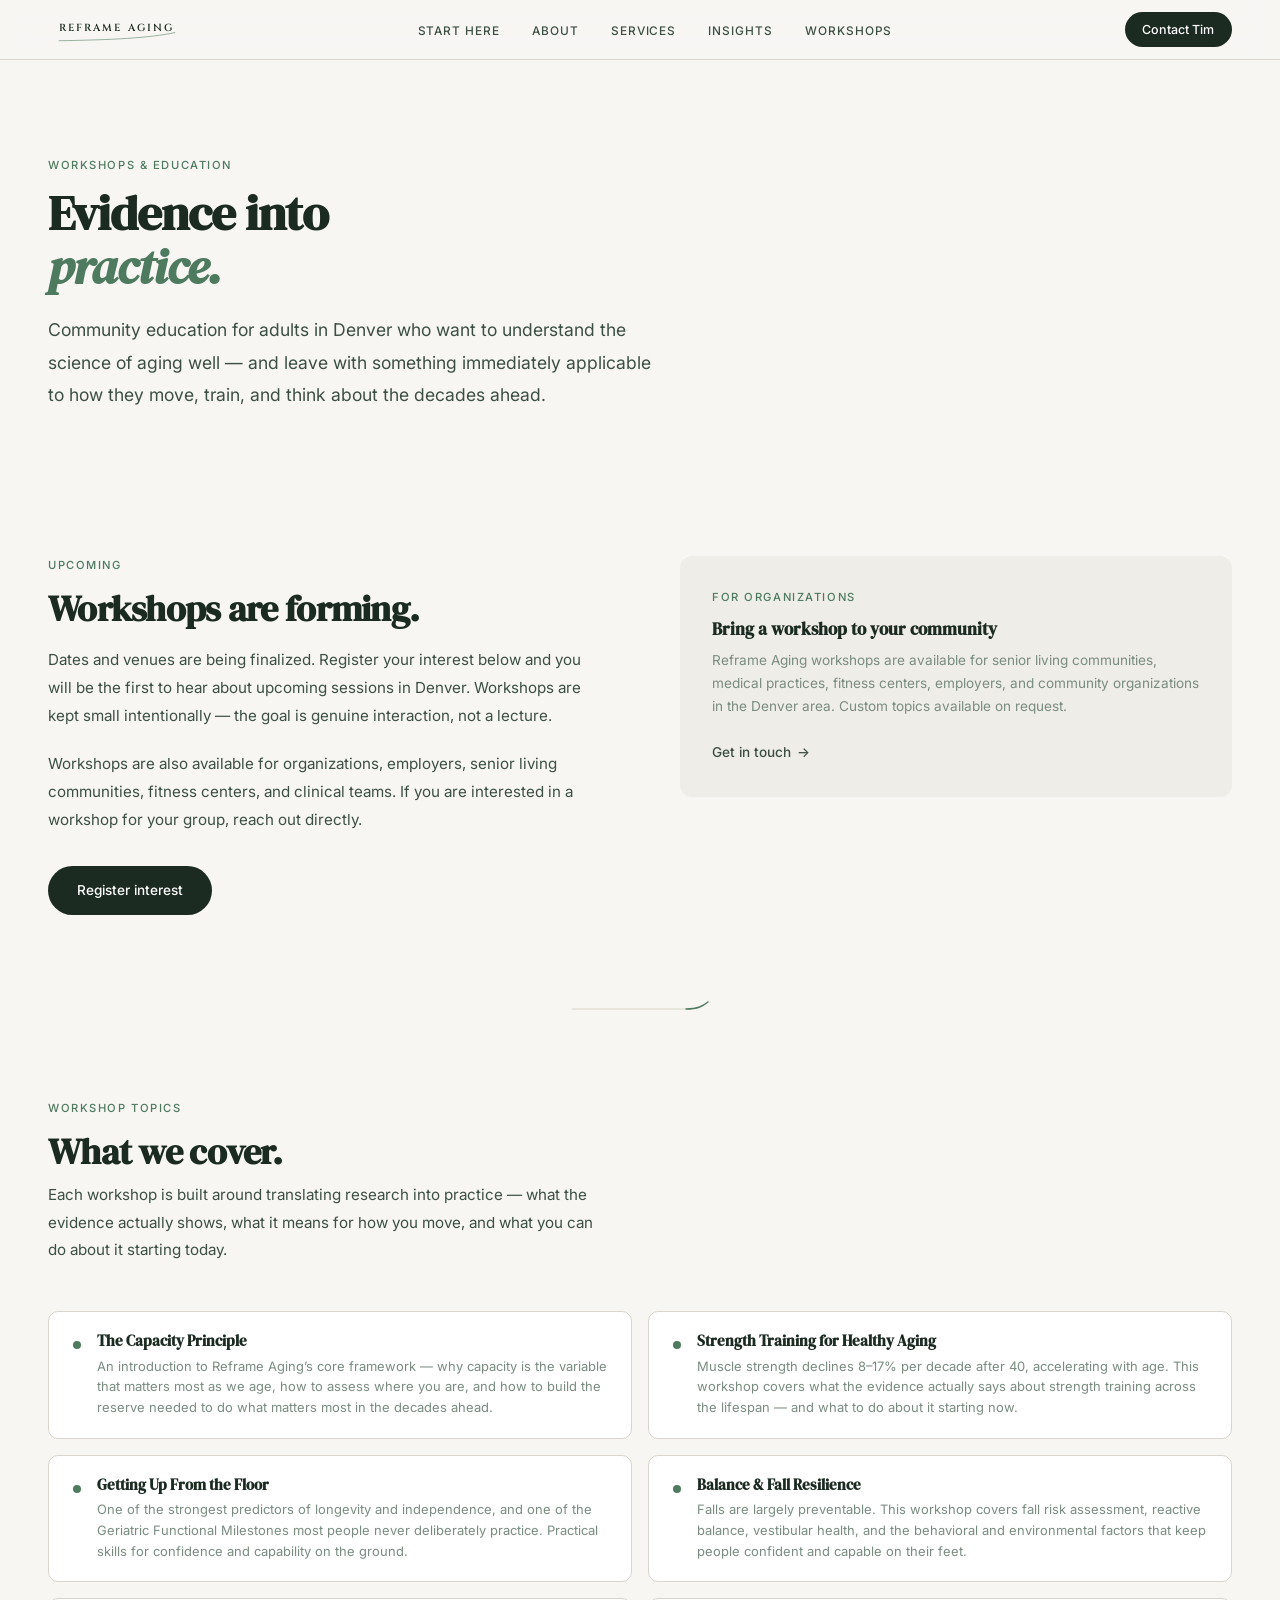
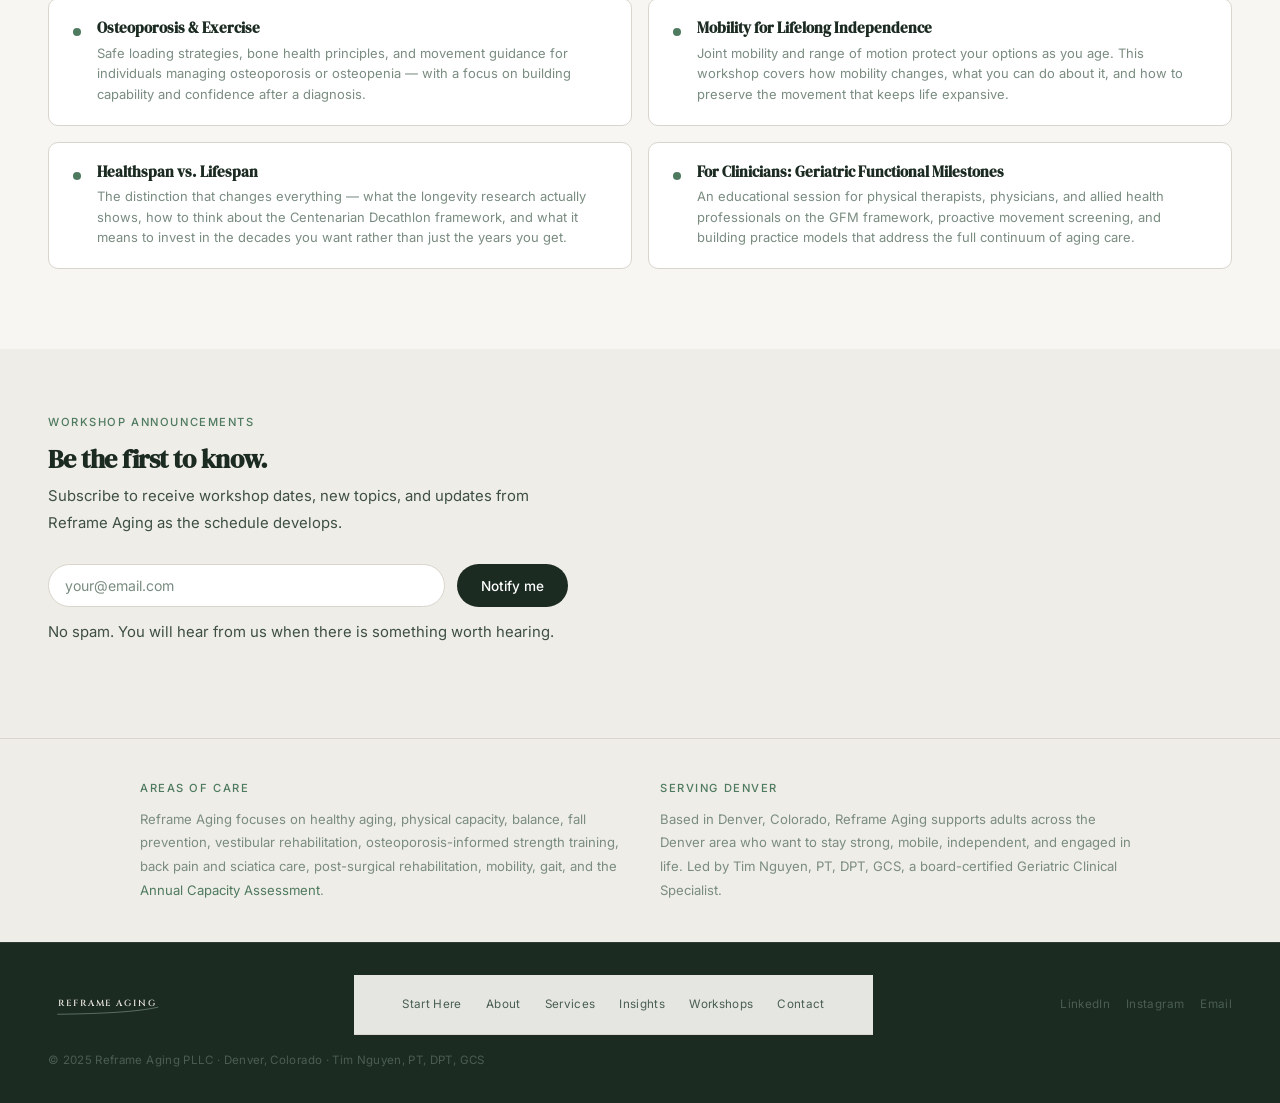
<file: workshops.html>
<!DOCTYPE html>
<html lang="en">
<head>
<meta charset="UTF-8">
<meta name="viewport" content="width=device-width, initial-scale=1.0">
<title>Workshops &amp; Education &mdash; Reframe Aging | Denver, Colorado</title>
<meta name="description" content="Community workshops on healthy aging, fall prevention, strength training, balance, and mobility in Denver, Colorado. Led by Tim Nguyen, PT, DPT, GCS.">
<link rel="canonical" href="https://reframeaging.com/workshops.html">
<meta property="og:title" content="Workshops &amp; Education — Reframe Aging | Denver">
<meta property="og:description" content="Community workshops on healthy aging, fall prevention, strength, and mobility in Denver, Colorado. Led by a board-certified Geriatric Clinical Specialist.">
<meta property="og:url" content="https://reframeaging.com/workshops.html">
<meta property="og:image" content="https://reframeaging.com/og-image.jpg">
<meta name="twitter:card" content="summary_large_image">
<link rel="preconnect" href="https://fonts.googleapis.com">
<link rel="preconnect" href="https://fonts.gstatic.com" crossorigin>
<link href="https://fonts.googleapis.com/css2?family=Cinzel:wght@600&family=DM+Serif+Display:ital@0;1&family=Inter:wght@300;400;500&display=swap" rel="stylesheet">
<link rel="icon" type="image/svg+xml" href="data:image/svg+xml,%3Csvg%20xmlns%3D%27http%3A//www.w3.org/2000/svg%27%20viewBox%3D%270%200%20100%20100%27%3E%3Crect%20width%3D%27100%27%20height%3D%27100%27%20rx%3D%2718%27%20fill%3D%27%231C2B22%27/%3E%3Ctext%20x%3D%2750%27%20y%3D%2756%27%20font-family%3D%27Georgia%2Cserif%27%20font-weight%3D%27700%27%20font-size%3D%2738%27%20letter-spacing%3D%271%27%20fill%3D%27%23E8E4DC%27%20text-anchor%3D%27middle%27%3ERA%3C/text%3E%3Cpath%20d%3D%27M22%2078%20C%2048%2076%2C%2064%2070%2C%2082%2058%27%20fill%3D%27none%27%20stroke%3D%27%239DB7A8%27%20stroke-width%3D%271.9%27%20stroke-linecap%3D%27round%27/%3E%3C/svg%3E">
<link rel="stylesheet" href="styles.css">
</head>
<body>

<nav>
  <a class="nav-logo" href="index.html" aria-label="Reframe Aging — home">
    <svg viewBox="0 0 320 70" role="img" aria-label="Reframe Aging"><text x="160" y="38" font-family="'Cinzel',Georgia,serif" font-weight="600" font-size="24" letter-spacing="5" fill="#1C2B22" text-anchor="middle">REFRAME AGING</text><path d="M26 60 C 150 58, 236 54, 296 41" fill="none" stroke="#4E7A5F" stroke-width="1.3" stroke-linecap="round"/></svg>
  </a>
  <ul class="nav-links" id="primary-nav">
    <li><a href="start-here.html">Start Here</a></li>
    <li><a href="about.html">About</a></li>
    <li><a href="work-with.html">Services</a></li>
    <li><a href="insights.html">Insights</a></li>
    <li><a href="workshops.html">Workshops</a></li>
    <li class="nav-contact-only"><a href="contact.html">Contact</a></li>
  </ul>
  <a class="nav-cta" href="contact.html">Contact Tim</a>
  <button class="nav-toggle" aria-label="Open menu" aria-expanded="false" aria-controls="primary-nav"><span></span><span></span><span></span></button>
</nav>

<div class="page-hero">
  <div class="sec-eye">Workshops &amp; Education</div>
  <h1>Evidence into<br><em>practice.</em></h1>
  <p class="lead">Community education for adults in Denver who want to understand the science of aging well &mdash; and leave with something immediately applicable to how they move, train, and think about the decades ahead.</p>
</div>

<section style="padding:5rem 3rem;">
  <div class="two-col" style="align-items:start;margin-bottom:5rem;">
    <div>
      <div class="sec-eye">Upcoming</div>
      <h2>Workshops are forming.</h2>
      <p style="font-size:0.95rem;color:var(--ink-mid);line-height:1.85;margin-bottom:1.25rem;">Dates and venues are being finalized. Register your interest below and you will be the first to hear about upcoming sessions in Denver. Workshops are kept small intentionally &mdash; the goal is genuine interaction, not a lecture.</p>
      <p style="font-size:0.95rem;color:var(--ink-mid);line-height:1.85;margin-bottom:2rem;">Workshops are also available for organizations, employers, senior living communities, fitness centers, and clinical teams. If you are interested in a workshop for your group, reach out directly.</p>
      <a class="btn-primary" href="contact.html">Register interest</a>
    </div>
    <div style="padding:2rem;background:var(--bg-alt);border-radius:12px;">
      <div class="sec-eye" style="margin-bottom:0.75rem;">For organizations</div>
      <h3 style="font-size:1.05rem;margin-bottom:0.5rem;">Bring a workshop to your community</h3>
      <p style="font-size:0.85rem;color:var(--ink-muted);line-height:1.7;margin-bottom:1.25rem;">Reframe Aging workshops are available for senior living communities, medical practices, fitness centers, employers, and community organizations in the Denver area. Custom topics available on request.</p>
      <a class="btn-ghost" href="contact.html">Get in touch</a>
    </div>
  </div>

  <hr class="rule" style="margin-bottom:5rem;">

  <div class="sec-eye" style="margin-bottom:0.75rem;">Workshop Topics</div>
  <h2 style="margin-bottom:0.5rem;">What we cover.</h2>
  <p style="font-size:0.95rem;color:var(--ink-mid);max-width:56ch;margin-bottom:3rem;">Each workshop is built around translating research into practice &mdash; what the evidence actually shows, what it means for how you move, and what you can do about it starting today.</p>

  <div class="ws-grid">
    <article class="ws-item">
      <div class="ws-dot"></div>
      <div>
        <h3>The Capacity Principle</h3>
        <p>An introduction to Reframe Aging&rsquo;s core framework &mdash; why capacity is the variable that matters most as we age, how to assess where you are, and how to build the reserve needed to do what matters most in the decades ahead.</p>
      </div>
    </article>
    <article class="ws-item">
      <div class="ws-dot"></div>
      <div>
        <h3>Strength Training for Healthy Aging</h3>
        <p>Muscle strength declines 8&ndash;17% per decade after 40, accelerating with age. This workshop covers what the evidence actually says about strength training across the lifespan &mdash; and what to do about it starting now.</p>
      </div>
    </article>
    <article class="ws-item">
      <div class="ws-dot"></div>
      <div>
        <h3>Getting Up From the Floor</h3>
        <p>One of the strongest predictors of longevity and independence, and one of the Geriatric Functional Milestones most people never deliberately practice. Practical skills for confidence and capability on the ground.</p>
      </div>
    </article>
    <article class="ws-item">
      <div class="ws-dot"></div>
      <div>
        <h3>Balance &amp; Fall Resilience</h3>
        <p>Falls are largely preventable. This workshop covers fall risk assessment, reactive balance, vestibular health, and the behavioral and environmental factors that keep people confident and capable on their feet.</p>
      </div>
    </article>
    <article class="ws-item">
      <div class="ws-dot"></div>
      <div>
        <h3>Osteoporosis &amp; Exercise</h3>
        <p>Safe loading strategies, bone health principles, and movement guidance for individuals managing osteoporosis or osteopenia &mdash; with a focus on building capability and confidence after a diagnosis.</p>
      </div>
    </article>
    <article class="ws-item">
      <div class="ws-dot"></div>
      <div>
        <h3>Mobility for Lifelong Independence</h3>
        <p>Joint mobility and range of motion protect your options as you age. This workshop covers how mobility changes, what you can do about it, and how to preserve the movement that keeps life expansive.</p>
      </div>
    </article>
    <article class="ws-item">
      <div class="ws-dot"></div>
      <div>
        <h3>Healthspan vs. Lifespan</h3>
        <p>The distinction that changes everything &mdash; what the longevity research actually shows, how to think about the Centenarian Decathlon framework, and what it means to invest in the decades you want rather than just the years you get.</p>
      </div>
    </article>
    <article class="ws-item">
      <div class="ws-dot"></div>
      <div>
        <h3>For Clinicians: Geriatric Functional Milestones</h3>
        <p>An educational session for physical therapists, physicians, and allied health professionals on the GFM framework, proactive movement screening, and building practice models that address the full continuum of aging care.</p>
      </div>
    </article>
  </div>
</section>

<section class="newsletter">
  <div class="newsletter-inner">
    <div class="sec-eye">Workshop Announcements</div>
    <h2>Be the first to know.</h2>
    <p>Subscribe to receive workshop dates, new topics, and updates from Reframe Aging as the schedule develops.</p>
    <form class="newsletter-form" action="#" method="post">
      <input type="email" name="email" placeholder="your@email.com" required>
      <button type="submit">Notify me</button>
    </form>
    <p class="newsletter-note">No spam. You will hear from us when there is something worth hearing.</p>
  </div>
</section>

<div class="seo-strip">
  <div class="seo-strip-inner">
    <div>
      <div class="sec-eye">Areas of Care</div>
      <p>Reframe Aging focuses on healthy aging, physical capacity, balance, fall prevention, vestibular rehabilitation, osteoporosis-informed strength training, back pain and sciatica care, post-surgical rehabilitation, mobility, gait, and the <a href="work-with.html#assessment">Annual Capacity Assessment</a>.</p>
    </div>
    <div>
      <div class="sec-eye">Serving Denver</div>
      <p>Based in Denver, Colorado, Reframe Aging supports adults across the Denver area who want to stay strong, mobile, independent, and engaged in life. Led by Tim Nguyen, PT, DPT, GCS, a board-certified Geriatric Clinical Specialist.</p>
    </div>
  </div>
</div>

<footer>
  <a class="footer-logo" href="index.html" aria-label="Reframe Aging — home">
    <svg viewBox="0 0 320 70" role="img" aria-label="Reframe Aging"><text x="160" y="38" font-family="'Cinzel',Georgia,serif" font-weight="600" font-size="24" letter-spacing="5" fill="#E8E4DC" text-anchor="middle">REFRAME AGING</text><path d="M26 60 C 150 58, 236 54, 296 41" fill="none" stroke="#9DB7A8" stroke-width="1.3" stroke-linecap="round"/></svg>
  </a>
  <nav class="footer-nav">
    <a href="start-here.html" class="footer-link">Start Here</a>
    <a href="about.html" class="footer-link">About</a>
    <a href="work-with.html" class="footer-link">Services</a>
    <a href="insights.html" class="footer-link">Insights</a>
    <a href="workshops.html" class="footer-link">Workshops</a>
    <a href="contact.html" class="footer-link">Contact</a>
  </nav>
  <div class="footer-social">
    <a href="https://www.linkedin.com/in/timnguyen-pt/" target="_blank" rel="noopener noreferrer">LinkedIn</a>
    <a href="https://www.instagram.com/reframeaging/" target="_blank" rel="noopener noreferrer">Instagram</a>
    <a href="mailto:tim@reframeaging.com">Email</a>
  </div>
  <span class="footer-text">&copy; 2025 Reframe Aging PLLC &middot; Denver, Colorado &middot; Tim Nguyen, PT, DPT, GCS</span>
</footer>

<script>(function(){var n=document.querySelector("nav"),t=n&&n.querySelector(".nav-toggle");if(!t)return;t.addEventListener("click",function(){var o=n.classList.toggle("open");t.setAttribute("aria-expanded",o?"true":"false");t.setAttribute("aria-label",o?"Close menu":"Open menu");});})();</script>
</body>
</html>
</file>
<file: styles.css>
/* ═══════════════════════════════════════════════════════════
   REFRAME AGING — styles.css
   Tim Nguyen, PT, DPT, GCS | Denver, Colorado
   © 2025 Reframe Aging PLLC
═══════════════════════════════════════════════════════════ */

*, *::before, *::after { box-sizing: border-box; margin: 0; padding: 0; }

:root {
  --bg: #F7F6F3;
  --bg-alt: #EFEDE7;
  --surface: #FFFFFF;
  --ink: #1C2B22;
  --ink-mid: #3D4F44;
  --ink-muted: #7A8C80;
  --accent: #4E7A5F;
  --accent-hover: #3D6A4E;
  --accent-light: #D6E8DC;
  --accent-pale: #EBF3EE;
  --divider: #D9D5CC;
  --dark: #1C2B22;
  --dark-surface: rgba(255,255,255,0.05);
  --dark-border: rgba(255,255,255,0.08);
  --dark-text: #A8B8AD;
  --dark-bright: #E8EDE9;
  --dark-accent: #8CB89B;
  --fd: 'DM Serif Display', Georgia, serif;
  --fb: 'Inter', system-ui, -apple-system, sans-serif;
}

html { scroll-behavior: smooth; }

body {
  font-family: var(--fb);
  background: var(--bg);
  color: var(--ink);
  font-size: 16px;
  line-height: 1.7;
  -webkit-font-smoothing: antialiased;
  -moz-osx-font-smoothing: grayscale;
}

:focus-visible { outline: 2px solid var(--accent); outline-offset: 3px; border-radius: 3px; }

@media (prefers-reduced-motion: reduce) {
  *, *::before, *::after { animation-duration: 0.01ms !important; transition-duration: 0.01ms !important; }
  html { scroll-behavior: auto; }
}

/* ── NAV ── */
nav {
  position: sticky; top: 0; z-index: 100;
  background: rgba(247,246,243,0.92);
  backdrop-filter: blur(12px); -webkit-backdrop-filter: blur(12px);
  border-bottom: 1px solid var(--divider);
  padding: 0 3rem;
  display: flex; align-items: center; justify-content: space-between;
  height: 60px;
}
.nav-logo { font-family: var(--fd); font-size: 1.05rem; color: var(--ink); text-decoration: none; letter-spacing: -0.01em; }
.nav-links { display: flex; gap: 2rem; list-style: none; }
.nav-links a { font-size: 0.74rem; font-weight: 500; letter-spacing: 0.08em; text-transform: uppercase; color: var(--ink-mid); text-decoration: none; transition: color 0.2s; }
.nav-links a:hover, .nav-links a[aria-current="page"] { color: var(--accent); }
.nav-links .nav-contact-only { display: none; }
.nav-cta { font-size: 0.78rem; font-weight: 500; color: var(--surface); background: var(--ink); padding: 0.45rem 1.1rem; border-radius: 2rem; text-decoration: none; transition: background 0.2s; }
.nav-cta:hover { background: var(--accent); }

/* ── SHARED ── */
section { padding: 5rem 3rem; }
.sec-eye { font-size: 0.7rem; font-weight: 500; letter-spacing: 0.14em; text-transform: uppercase; color: var(--accent); margin-bottom: 0.75rem; }
h1 { font-family: var(--fd); font-size: clamp(2.2rem, 3.8vw, 3.4rem); line-height: 1.1; letter-spacing: -0.02em; color: var(--ink); margin-bottom: 1.5rem; }
h1 em { font-style: italic; color: var(--accent); }
h2 { font-family: var(--fd); font-size: clamp(1.8rem, 2.8vw, 2.6rem); line-height: 1.2; letter-spacing: -0.02em; color: var(--ink); margin-bottom: 1rem; }
h3 { font-family: var(--fd); font-size: 1.2rem; line-height: 1.3; color: var(--ink); margin-bottom: 0.4rem; }
hr.rule { border: none; border-top: 1px solid var(--divider); }
p { color: var(--ink-mid); line-height: 1.8; }

.eyebrow { display: inline-block; font-size: 0.7rem; font-weight: 500; letter-spacing: 0.14em; text-transform: uppercase; color: var(--accent); margin-bottom: 1.5rem; padding: 0.3rem 0.85rem; border: 1px solid var(--accent-light); border-radius: 2rem; background: var(--accent-light); }

.btn-primary { font-size: 0.85rem; font-weight: 500; color: var(--surface); background: var(--ink); padding: 0.8rem 1.8rem; border-radius: 2rem; text-decoration: none; transition: background 0.2s; white-space: nowrap; display: inline-block; }
.btn-primary:hover { background: var(--accent); }
.btn-ghost { font-size: 0.85rem; font-weight: 500; color: var(--ink-mid); text-decoration: none; display: inline-flex; align-items: center; gap: 0.4rem; transition: color 0.2s; }
.btn-ghost:hover { color: var(--accent); }
.btn-ghost::after { content: '→'; }
.btn-actions { display: flex; gap: 1rem; align-items: center; flex-wrap: wrap; margin-top: 2.5rem; }

/* ── BRAND BAR ── */
.brand-bar { background: var(--accent); padding: 1.25rem 3rem; text-align: center; }
.brand-bar p { font-family: var(--fd); font-size: clamp(1rem, 1.6vw, 1.3rem); color: #fff; font-style: italic; line-height: 1.5; max-width: 82ch; margin: 0 auto; opacity: 0.95; }

.credibility-strip { background: var(--bg-alt); border-top: 1px solid var(--divider); border-bottom: 1px solid var(--divider); padding: 1.75rem 3rem; text-align: center; }
.cred-line { font-size: 0.92rem; color: var(--ink-mid); line-height: 1.7; max-width: 74ch; margin: 0 auto 0.85rem; }
.cred-highlights { display: flex; justify-content: center; gap: 0.6rem; flex-wrap: wrap; }
.cred-highlights span { font-size: 0.72rem; font-weight: 500; letter-spacing: 0.04em; text-transform: uppercase; color: var(--accent); background: var(--accent-pale); border: 1px solid var(--accent-light); border-radius: 999px; padding: 0.35rem 0.85rem; }

/* ── HERO (homepage) ── */
.hero { min-height: 92vh; display: grid; grid-template-columns: 1fr 1fr; align-items: center; padding: 5rem 3rem 4rem; gap: 4rem; overflow: hidden; }
.hero-content { position: relative; z-index: 2; }
.hero-sub { font-size: 1rem; color: var(--ink-mid); line-height: 1.8; max-width: 46ch; margin-bottom: 0; }
.hero-cred { margin-top: 3.5rem; padding-top: 1.5rem; border-top: 1px solid var(--divider); font-size: 0.78rem; color: var(--ink-muted); letter-spacing: 0.03em; }
.hero-visual { display: flex; align-items: center; justify-content: center; }
.arc-wrap { width: 340px; height: 340px; }
.arc-wrap svg { width: 100%; height: 100%; }
.arc-ring { fill: none; stroke: var(--divider); stroke-width: 1; }
.arc-c { fill: none; stroke: var(--divider); stroke-width: 1; stroke-dasharray: 3 7; }
.arc-a { fill: none; stroke: var(--accent); stroke-width: 2; stroke-linecap: round; stroke-dasharray: 353; stroke-dashoffset: 353; animation: arcDraw 2.4s cubic-bezier(.4,0,.2,1) .4s forwards; }
.arc-b { fill: none; stroke: var(--ink); stroke-width: 1.5; stroke-linecap: round; stroke-dasharray: 235; stroke-dashoffset: 235; animation: arcDraw 1.8s cubic-bezier(.4,0,.2,1) .9s forwards; }
@keyframes arcDraw { to { stroke-dashoffset: 0; } }
.arc-dot { fill: var(--accent); opacity: 0; animation: dotFade .3s ease 2.8s forwards; }
@keyframes dotFade { to { opacity: 1; } }
.arc-metric { font-family: var(--fd); font-size: 38px; fill: var(--ink); }
.arc-sub { font-family: var(--fb); font-size: 10px; fill: var(--ink-muted); letter-spacing: 0.07em; text-transform: uppercase; }
.arc-lbl { font-family: var(--fb); font-size: 9px; fill: var(--ink-muted); letter-spacing: 0.08em; text-transform: uppercase; }

/* ── PAGE HERO (inner pages) ── */
.page-hero { padding: 6rem 3rem 4rem; max-width: 780px; }
.page-hero h1 { margin-bottom: 1.25rem; }
.page-hero .lead { font-size: 1.1rem; color: var(--ink-mid); line-height: 1.85; max-width: 56ch; }

/* ── PROSE (long-form content) ── */
.prose { max-width: 680px; }
.prose p { font-size: 0.97rem; color: var(--ink-mid); line-height: 1.9; margin-bottom: 1.5rem; }
.prose h2 { margin-top: 3rem; margin-bottom: 0.75rem; }
.prose h3 { margin-top: 2rem; margin-bottom: 0.5rem; font-size: 1.05rem; color: var(--ink); }
.prose blockquote { border-left: 3px solid var(--accent); padding: 0.25rem 0 0.25rem 1.5rem; margin: 2rem 0; }
.prose blockquote p { font-family: var(--fd); font-size: 1.15rem; font-style: italic; color: var(--ink); line-height: 1.5; margin: 0; }
.prose ul { margin: 1rem 0 1.5rem 0; padding-left: 0; list-style: none; }
.prose ul li { font-size: 0.95rem; color: var(--ink-mid); padding: 0.3rem 0 0.3rem 1.25rem; position: relative; line-height: 1.7; }
.prose ul li::before { content: '—'; color: var(--accent); position: absolute; left: 0; }
.prose hr { border: none; border-top: 1px solid var(--divider); margin: 3rem 0; }

/* ── TWO-COL LAYOUT ── */
.two-col { display: grid; grid-template-columns: 1fr 1fr; gap: 5rem; align-items: start; }
.two-col-center { display: grid; grid-template-columns: 1fr 1fr; gap: 5rem; align-items: center; }

/* ── CARDS ── */
.pillars-grid { display: grid; grid-template-columns: repeat(3, 1fr); gap: 1.25rem; }
.pillar { background: var(--surface); border: 1px solid var(--divider); border-radius: 12px; padding: 1.75rem 1.5rem; position: relative; overflow: hidden; transition: border-color 0.2s, transform 0.2s; }
.pillar:hover { border-color: var(--accent); transform: translateY(-2px); }
.pillar::before { content: ''; position: absolute; top: 0; left: 0; right: 0; height: 3px; background: var(--accent); opacity: 0; transition: opacity 0.2s; }
.pillar:hover::before { opacity: 1; }
.pillar-icon { width: 40px; height: 40px; background: var(--accent-light); border-radius: 8px; display: flex; align-items: center; justify-content: center; margin-bottom: 1.1rem; font-size: 1.1rem; color: var(--accent); }
.pillar h3 { font-size: 1rem; margin-bottom: 0.4rem; }
.pillar p { font-size: 0.83rem; color: var(--ink-muted); line-height: 1.65; }
.pillar-soon { display: inline-block; margin-top: 0.75rem; font-size: 0.68rem; font-weight: 500; letter-spacing: 0.08em; text-transform: uppercase; color: var(--accent); padding: 0.2rem 0.6rem; background: var(--accent-light); border-radius: 2rem; }

/* ── CAPACITY SECTION ── */
.capacity { background: var(--dark); color: var(--bg); padding: 6rem 3rem; }
.capacity .sec-eye { color: var(--dark-accent); }
.capacity h2 { color: var(--dark-bright); }
.cap-grid { display: grid; grid-template-columns: 1fr 1fr; gap: 5rem; align-items: start; margin-top: 3rem; }
.cap-left p { color: var(--dark-text); font-size: 0.93rem; line-height: 1.85; margin-bottom: 1.25rem; }
.cap-quote { font-family: var(--fd); font-size: clamp(1.4rem, 2vw, 1.9rem); line-height: 1.25; color: var(--dark-bright); border-left: 3px solid var(--accent); padding-left: 1.5rem; margin-bottom: 2rem; font-style: italic; }
.cap-right { display: flex; flex-direction: column; }
.slope-label { font-size: 0.68rem; font-weight: 500; letter-spacing: 0.1em; text-transform: uppercase; color: var(--dark-accent); margin-bottom: 0.75rem; }
.slope-item { display: flex; align-items: flex-start; gap: 1rem; padding: 0.9rem 1.25rem; border: 1px solid var(--dark-border); border-radius: 8px; background: var(--dark-surface); margin-bottom: 0.5rem; transition: border-color 0.2s; }
.slope-item:hover { border-color: rgba(78,122,95,0.5); }
.slope-num { font-family: var(--fd); font-size: 1.4rem; color: #3D5944; line-height: 1; width: 28px; flex-shrink: 0; }
.slope-text strong { display: block; color: var(--dark-bright); font-size: 0.88rem; font-weight: 500; margin-bottom: 0.1rem; }
.slope-text span { font-size: 0.78rem; color: var(--dark-text); }
.cap-reserve { margin-top: 1.5rem; padding: 1.25rem 1.5rem; background: rgba(78,122,95,0.15); border: 1px solid rgba(78,122,95,0.3); border-radius: 10px; }
.cap-reserve p { font-size: 0.87rem; color: var(--dark-text); line-height: 1.75; }
.cap-reserve strong { color: var(--dark-accent); }
.gfm-box { margin-top: 1.5rem; padding: 1.25rem 1.5rem; background: var(--dark-surface); border: 1px solid var(--dark-border); border-radius: 10px; }
.gfm-label { font-size: 0.68rem; font-weight: 500; letter-spacing: 0.1em; text-transform: uppercase; color: var(--dark-accent); margin-bottom: 0.6rem; }
.gfm-box > p { font-size: 0.83rem; color: var(--dark-text); margin-bottom: 0.6rem; }
.gfm-list { list-style: none; display: grid; grid-template-columns: 1fr 1fr; gap: 0.3rem 1rem; margin-bottom: 0; }
.gfm-list li { font-size: 0.78rem; color: var(--dark-text); padding-left: 0.75rem; position: relative; }
.gfm-list li::before { content: '·'; color: var(--dark-accent); position: absolute; left: 0; }

/* ── ABOUT SECTION ── */
.about { background: var(--bg-alt); display: grid; grid-template-columns: 1fr 1fr; gap: 5rem; align-items: start; }
.about-body p { font-size: 0.93rem; color: var(--ink-mid); line-height: 1.85; margin-bottom: 1.1rem; }
.about-creds { display: flex; flex-direction: column; gap: 0.75rem; }
.cred-item { display: flex; align-items: flex-start; gap: 1rem; padding: 1.1rem 1.25rem; border: 1px solid var(--divider); border-radius: 10px; background: var(--surface); transition: border-color 0.2s; }
.cred-item:hover { border-color: var(--accent); }
.cred-dot { width: 10px; height: 10px; border-radius: 50%; background: var(--accent); margin-top: 6px; flex-shrink: 0; }
.cred-text strong { display: block; font-size: 0.85rem; font-weight: 500; color: var(--ink); margin-bottom: 0.15rem; }
.cred-text span { font-size: 0.79rem; color: var(--ink-muted); }

/* ── CONTINUUM ── */
.continuum { background: var(--dark); padding: 6rem 3rem; }
.continuum .sec-eye { color: var(--dark-accent); }
.continuum h2 { color: var(--dark-bright); margin-bottom: 0.5rem; }
.continuum-sub { font-size: 0.93rem; color: var(--dark-text); max-width: 58ch; margin-bottom: 3.5rem; line-height: 1.8; }
.cont-row { display: grid; grid-template-columns: repeat(4, 1fr); gap: 1px; background: var(--dark-border); border-radius: 12px; overflow: hidden; }
.cont-card { background: #1C2B22; padding: 2rem 1.5rem; position: relative; }
.cont-card::after { content: ''; position: absolute; bottom: 0; left: 1.5rem; right: 1.5rem; height: 2px; background: var(--accent); opacity: 0; transition: opacity 0.25s; }
.cont-card:hover::after { opacity: 1; }
.cont-step { font-size: 0.67rem; font-weight: 500; letter-spacing: 0.12em; text-transform: uppercase; color: var(--dark-accent); margin-bottom: 0.75rem; }
.cont-card h3 { font-family: var(--fd); font-size: 1.4rem; color: var(--dark-bright); margin-bottom: 0.6rem; }
.cont-card p { font-size: 0.82rem; color: var(--dark-text); line-height: 1.65; }

/* ── WHO I WORK WITH ── */
.who-grid { display: grid; grid-template-columns: repeat(2, 1fr); gap: 1.25rem; margin-top: 3rem; }
.who-card { background: var(--surface); border: 1px solid var(--divider); border-radius: 12px; padding: 1.75rem 1.75rem; transition: border-color 0.2s, transform 0.2s; }
.who-card:hover { border-color: var(--accent); transform: translateY(-2px); }
.who-card h3 { font-size: 1.05rem; margin-bottom: 0.6rem; }
.who-card p { font-size: 0.85rem; color: var(--ink-muted); line-height: 1.7; }

/* ── WORKSHOPS ── */
.ws-grid { display: grid; grid-template-columns: repeat(2, 1fr); gap: 1rem; }
.ws-item { display: flex; gap: 1rem; padding: 1.25rem 1.5rem; background: var(--surface); border: 1px solid var(--divider); border-radius: 10px; transition: border-color 0.2s; }
.ws-item:hover { border-color: var(--accent); }
.ws-dot { width: 8px; height: 8px; border-radius: 50%; background: var(--accent); margin-top: 0.55rem; flex-shrink: 0; }
.ws-item h3 { font-size: 0.93rem; margin-bottom: 0.25rem; }
.ws-item p { font-size: 0.81rem; color: var(--ink-muted); line-height: 1.6; }

/* ── STANDARD ── */
.standard { background: var(--dark); padding: 5rem 3rem; }
.standard .sec-eye { color: var(--dark-accent); }
.standard h2 { color: var(--dark-bright); }
.std-grid { display: grid; grid-template-columns: repeat(5, 1fr); gap: 1px; margin-top: 3rem; background: var(--dark-border); border-radius: 12px; overflow: hidden; }
.std-item { background: #1C2B22; padding: 1.5rem 1.25rem; text-align: center; }
.std-item-icon { font-size: 1.5rem; margin-bottom: 0.75rem; display: block; }
.std-item strong { display: block; font-size: 0.83rem; color: var(--dark-bright); font-weight: 500; margin-bottom: 0.3rem; }
.std-item span { font-size: 0.74rem; color: var(--dark-text); line-height: 1.5; display: block; }
.std-note { margin-top: 2rem; padding: 1.25rem 1.5rem; background: rgba(78,122,95,0.1); border: 1px solid rgba(78,122,95,0.25); border-radius: 10px; max-width: 64ch; }
.std-note p { font-size: 0.85rem; color: var(--dark-text); line-height: 1.75; font-style: italic; }

/* ── READING LIST ── */
.reading-grid { display: grid; grid-template-columns: repeat(2, 1fr); gap: 1.5rem; margin-top: 3rem; }
.book-card { background: var(--surface); border: 1px solid var(--divider); border-radius: 12px; padding: 1.75rem; transition: border-color 0.2s; position: relative; overflow: hidden; }
.book-card:hover { border-color: var(--accent); }
.book-card::before { content: ''; position: absolute; top: 0; left: 0; bottom: 0; width: 3px; background: var(--accent); opacity: 0; transition: opacity 0.2s; }
.book-card:hover::before { opacity: 1; }
.book-tier { font-size: 0.65rem; font-weight: 500; letter-spacing: 0.1em; text-transform: uppercase; color: var(--accent); margin-bottom: 0.5rem; }
.book-title { font-family: var(--fd); font-size: 1.1rem; color: var(--ink); margin-bottom: 0.15rem; line-height: 1.3; }
.book-author { font-size: 0.78rem; color: var(--ink-muted); margin-bottom: 0.9rem; }
.book-note { font-size: 0.84rem; color: var(--ink-mid); line-height: 1.7; }

/* ── MANIFESTO ── */
.manifesto-hero { background: var(--dark); padding: 7rem 3rem 5rem; }
.manifesto-hero .sec-eye { color: var(--dark-accent); }
.manifesto-hero h1 { color: var(--dark-bright); max-width: 18ch; }
.manifesto-hero .lead { font-size: 1.05rem; color: var(--dark-text); line-height: 1.9; max-width: 52ch; margin-top: 1rem; }
.manifesto-body { padding: 5rem 3rem; }
.manifesto-body .prose { margin: 0 auto; }
.principle { padding: 4rem 0; border-top: 1px solid var(--divider); }
.principle:first-child { border-top: none; }
.principle-num { font-size: 0.68rem; font-weight: 500; letter-spacing: 0.14em; text-transform: uppercase; color: var(--accent); margin-bottom: 1rem; }
.principle h2 { font-size: clamp(1.6rem, 2.5vw, 2.2rem); margin-bottom: 1.5rem; }
.principle p { font-size: 0.97rem; color: var(--ink-mid); line-height: 1.9; margin-bottom: 1.25rem; max-width: 62ch; }
.principle p:last-child { margin-bottom: 0; }
.principle blockquote { border-left: 3px solid var(--accent); padding-left: 1.5rem; margin: 2rem 0; }
.principle blockquote p { font-family: var(--fd); font-size: 1.2rem; font-style: italic; color: var(--ink); max-width: 48ch; }

/* ── VISION ── */
.vision { background: var(--bg); padding: 5rem 3rem; }
.vision-inner { display: grid; grid-template-columns: 1fr 1fr; gap: 5rem; align-items: center; }
.vision-text p { font-size: 0.93rem; color: var(--ink-mid); line-height: 1.85; margin-bottom: 1rem; }
.vision-cards { display: flex; flex-direction: column; gap: 1rem; }
.vision-card { display: flex; align-items: flex-start; gap: 1rem; padding: 1.25rem 1.5rem; background: var(--surface); border: 1px solid var(--divider); border-radius: 10px; transition: border-color 0.2s; }
.vision-card:hover { border-color: var(--accent); }
.vision-card-icon { width: 36px; height: 36px; background: var(--accent-light); border-radius: 8px; flex-shrink: 0; display: flex; align-items: center; justify-content: center; font-size: 0.9rem; color: var(--accent); }
.vision-card h3 { font-size: 0.9rem; margin-bottom: 0.2rem; }
.vision-card p { font-size: 0.8rem; color: var(--ink-muted); line-height: 1.6; }

/* ── NEWSLETTER ── */
.newsletter { background: var(--bg-alt); padding: 4rem 3rem; }
.newsletter-inner { max-width: 520px; }
.newsletter h2 { font-size: 1.6rem; margin-bottom: 0.5rem; }
.newsletter p { font-size: 0.93rem; color: var(--ink-mid); margin-bottom: 1.75rem; }
.newsletter-form { display: flex; gap: 0.75rem; }
.newsletter-form input[type="email"] { flex: 1; padding: 0.75rem 1rem; border: 1px solid var(--divider); border-radius: 2rem; background: var(--surface); font-family: var(--fb); font-size: 0.88rem; color: var(--ink); outline: none; transition: border-color 0.2s; }
.newsletter-form input[type="email"]:focus { border-color: var(--accent); }
.newsletter-form input[type="email"]::placeholder { color: var(--ink-muted); }
.newsletter-form button { padding: 0.75rem 1.5rem; background: var(--ink); color: #fff; border: none; border-radius: 2rem; font-family: var(--fb); font-size: 0.85rem; font-weight: 500; cursor: pointer; transition: background 0.2s; white-space: nowrap; }
.newsletter-form button:hover { background: var(--accent); }
.newsletter-note { font-size: 0.73rem; color: var(--ink-muted); margin-top: 0.75rem; }

/* ── CONTACT ── */
.contact { background: var(--accent); padding: 6rem 3rem; text-align: center; }
.contact h2 { color: #fff; font-size: clamp(2rem, 3.5vw, 2.8rem); margin-bottom: 1rem; }
.contact p { color: rgba(255,255,255,0.82); font-size: 0.97rem; max-width: 50ch; margin: 0 auto 2.5rem; line-height: 1.8; }
.contact .btn-primary { background: #fff; color: var(--accent); font-size: 0.88rem; padding: 0.9rem 2.2rem; }
.contact .btn-primary:hover { background: var(--ink); color: #fff; }

/* ── FOOTER ── */
/* ── SEO FOOTER STRIP (services + areas served) ── */
.seo-strip { background: var(--bg-alt); border-top: 1px solid var(--divider); padding: 2.5rem 3rem; }
.seo-strip-inner { max-width: 1000px; margin: 0 auto; display: grid; grid-template-columns: 1fr 1fr; gap: 2.5rem; }
.seo-strip .sec-eye { margin-bottom: 0.6rem; }
.seo-strip p { font-size: 0.82rem; color: var(--ink-muted); line-height: 1.8; }
.seo-strip a { color: var(--accent); text-decoration: none; }
.seo-strip a:hover { text-decoration: underline; }
@media (max-width: 720px) { .seo-strip-inner { grid-template-columns: 1fr; gap: 1.75rem; } }

footer { background: var(--dark); border-top: 1px solid var(--dark-border); padding: 2rem 3rem; display: flex; align-items: center; justify-content: space-between; flex-wrap: wrap; gap: 1rem; }
.footer-logo { font-family: var(--fd); font-size: 0.95rem; color: var(--dark-text); text-decoration: none; }
.footer-nav { display: flex; gap: 1.5rem; align-items: center; flex-wrap: wrap; }
.footer-link { font-size: 0.73rem; color: #4A5E51; text-decoration: none; letter-spacing: 0.03em; transition: color 0.2s; }
.footer-link:hover { color: var(--dark-accent); }
.footer-social { display: flex; gap: 1rem; align-items: center; }
.footer-social a { font-size: 0.73rem; color: #4A5E51; text-decoration: none; letter-spacing: 0.03em; transition: color 0.2s; }
.footer-social a:hover { color: var(--dark-accent); }
.footer-text { font-size: 0.72rem; color: #4A5E51; letter-spacing: 0.03em; }

/* ── RESPONSIVE ── */
@media (max-width: 1024px) {
  .cap-grid, .about, .vision-inner, .two-col, .two-col-center { grid-template-columns: 1fr; gap: 3rem; }
  .pillars-grid, .std-grid { grid-template-columns: repeat(2, 1fr); }
  .cont-row { grid-template-columns: repeat(2, 1fr); }
  .nav-links { gap: 1.25rem; }
}
@media (max-width: 768px) {
  nav { padding: 0 1.5rem; }
  .nav-links { display: none; }
  section, .capacity, .continuum, .vision, .standard, .contact, .manifesto-hero, .manifesto-body { padding: 3.5rem 1.5rem; }
  .hero { grid-template-columns: 1fr; min-height: auto; padding: 3.5rem 1.5rem; gap: 2.5rem; }
  .hero-visual { display: none; }
  .brand-bar { padding: 1.1rem 1.5rem; }
  .credibility-strip { padding: 1.5rem 1.5rem; }
  .pillars-grid, .reading-grid, .who-grid { grid-template-columns: 1fr; }
  .ws-grid { grid-template-columns: 1fr; }
  .cont-row { grid-template-columns: 1fr; }
  .std-grid { grid-template-columns: 1fr 1fr; }
  footer { flex-direction: column; align-items: flex-start; padding: 1.5rem; }
  .gfm-list { grid-template-columns: 1fr; }
  .newsletter-form { flex-direction: column; }
  .page-hero { padding: 4rem 1.5rem 3rem; }
}
@media (max-width: 480px) {
  .std-grid { grid-template-columns: 1fr; }
}

/* ── START HERE ── */
.pathways { display: grid; grid-template-columns: repeat(3, 1fr); gap: 1.5rem; margin-top: 3.5rem; }
.pathway { background: var(--surface); border: 1px solid var(--divider); border-radius: 16px; padding: 2.5rem 2rem; display: flex; flex-direction: column; transition: border-color 0.2s, transform 0.2s; text-decoration: none; }
.pathway:hover { border-color: var(--accent); transform: translateY(-3px); }
.pathway-num { font-family: var(--fd); font-size: 3rem; color: var(--accent-light); line-height: 1; margin-bottom: 1.25rem; }
.pathway h3 { font-size: 1.15rem; color: var(--ink); margin-bottom: 0.6rem; }
.pathway p { font-size: 0.85rem; color: var(--ink-muted); line-height: 1.7; flex: 1; }
.pathway-cta { display: inline-flex; align-items: center; gap: 0.4rem; font-size: 0.82rem; font-weight: 500; color: var(--accent); margin-top: 1.5rem; }
.pathway-cta::after { content: '→'; }
.pathway:hover .pathway-cta { gap: 0.65rem; }
.pathway.featured { background: var(--dark); border-color: var(--dark); }
.pathway.featured h3 { color: var(--dark-bright); }
.pathway.featured p { color: var(--dark-text); }
.pathway.featured .pathway-num { color: #2E4A38; }
.pathway.featured .pathway-cta { color: var(--dark-accent); }

/* ── CAPACITY FRAMEWORK VISUAL ── */
.framework-section { background: var(--bg-alt); padding: 5rem 3rem; }
.framework-inner { display: grid; grid-template-columns: 1fr 1fr; gap: 5rem; align-items: center; }
.framework-diagram { display: flex; flex-direction: column; align-items: center; gap: 0; }
.fw-node { background: var(--surface); border: 1px solid var(--divider); border-radius: 10px; padding: 1rem 2rem; text-align: center; width: 100%; max-width: 280px; position: relative; transition: border-color 0.2s; }
.fw-node:hover { border-color: var(--accent); }
.fw-node.fw-root { background: var(--accent); border-color: var(--accent); }
.fw-node.fw-root .fw-label { color: #fff; }
.fw-node.fw-root .fw-sub { color: rgba(255,255,255,0.75); }
.fw-label { font-family: var(--fd); font-size: 1.05rem; color: var(--ink); line-height: 1.2; }
.fw-sub { font-size: 0.72rem; color: var(--ink-muted); letter-spacing: 0.04em; margin-top: 0.2rem; }
.fw-arrow { width: 1px; height: 28px; background: var(--divider); margin: 0 auto; position: relative; }
.fw-arrow::after { content: ''; position: absolute; bottom: 0; left: 50%; transform: translateX(-50%); border-left: 5px solid transparent; border-right: 5px solid transparent; border-top: 6px solid var(--divider); }
.framework-text .sec-eye { margin-bottom: 0.75rem; }
.framework-text h2 { margin-bottom: 1rem; }
.framework-text p { font-size: 0.93rem; color: var(--ink-mid); line-height: 1.85; margin-bottom: 1.1rem; }

/* ── INSIGHTS / ARTICLES ── */
.insights-grid { display: grid; grid-template-columns: repeat(2, 1fr); gap: 1.5rem; margin-top: 3rem; }
.article-card { background: var(--surface); border: 1px solid var(--divider); border-radius: 12px; padding: 2rem; display: flex; flex-direction: column; text-decoration: none; transition: border-color 0.2s, transform 0.2s; }
.article-card:hover { border-color: var(--accent); transform: translateY(-2px); }
.article-tag { font-size: 0.68rem; font-weight: 500; letter-spacing: 0.1em; text-transform: uppercase; color: var(--accent); margin-bottom: 0.75rem; }
.article-card h3 { font-family: var(--fd); font-size: 1.2rem; color: var(--ink); line-height: 1.3; margin-bottom: 0.6rem; }
.article-card p { font-size: 0.85rem; color: var(--ink-muted); line-height: 1.7; flex: 1; }
.article-meta { font-size: 0.74rem; color: var(--ink-muted); margin-top: 1.25rem; padding-top: 1rem; border-top: 1px solid var(--divider); }
.article-card.placeholder { border-style: dashed; opacity: 0.6; cursor: default; }
.article-card.placeholder:hover { transform: none; border-color: var(--divider); }

/* ── ARTICLE PAGE ── */
.article-hero { padding: 5rem 3rem 3rem; max-width: 760px; }
.article-hero .article-tag { margin-bottom: 1rem; }
.article-hero h1 { font-size: clamp(2rem, 3.5vw, 3rem); margin-bottom: 1.25rem; }
.article-hero .lead { font-size: 1.05rem; color: var(--ink-mid); line-height: 1.85; max-width: 54ch; }
.article-meta-bar { padding: 0 3rem 3rem; display: flex; gap: 2rem; align-items: center; border-bottom: 1px solid var(--divider); max-width: 760px; }
.article-meta-bar span { font-size: 0.78rem; color: var(--ink-muted); }
.article-body { padding: 4rem 3rem; }
.article-body .prose { max-width: 660px; }

/* ── AUTHOR BIO (articles) ── */
.author-bio { margin-top: 4rem; padding-top: 3rem; border-top: 1px solid var(--divider); display: flex; gap: 1.5rem; align-items: flex-start; max-width: 660px; }
.author-avatar { width: 56px; height: 56px; border-radius: 50%; background: var(--accent-light); flex-shrink: 0; display: flex; align-items: center; justify-content: center; font-family: var(--fd); font-size: 1.1rem; color: var(--accent); }
.author-bio-text strong { display: block; font-size: 0.88rem; font-weight: 500; color: var(--ink); margin-bottom: 0.2rem; }
.author-bio-text p { font-size: 0.82rem; color: var(--ink-muted); line-height: 1.65; margin: 0; }

/* Responsive additions */
@media (max-width: 768px) {
  .pathways { grid-template-columns: 1fr; }
  .framework-inner { grid-template-columns: 1fr; }
  .insights-grid { grid-template-columns: 1fr; }
  .article-hero, .article-meta-bar, .article-body { padding-left: 1.5rem; padding-right: 1.5rem; }
}

/* === Brand wiring: logo lockups, hero goniometer, reserve divider === */
.nav-logo { display: inline-flex; align-items: center; }
.nav-logo svg { height: 30px; width: auto; display: block; }
.footer-logo { display: inline-flex; align-items: center; }
.footer-logo svg { height: 26px; width: auto; display: block; }

/* Reserve-line divider — the recurring brand motif on every .rule */
hr.rule { border: 0; height: 24px; width: 140px; margin: 3.5rem auto; background: url('data:image/svg+xml;utf8,<svg xmlns="http://www.w3.org/2000/svg" viewBox="0 0 140 24"><line x1="2" y1="14" x2="116" y2="14" stroke="%23D9D5CC" stroke-width="1.1"/><path d="M116 14 C128 14 133 11 138 7" fill="none" stroke="%234E7A5F" stroke-width="1.4" stroke-linecap="round"/></svg>') no-repeat center / contain; }
hr.rule-signature { border: 0; height: 40px; width: min(1080px, 88%); margin: 4rem auto; background: url('data:image/svg+xml;utf8,<svg xmlns="http://www.w3.org/2000/svg" viewBox="0 0 200 40"><path d="M0 29 L 84 28 C 138 27, 168 23, 196 5 L 196 29 Z" fill="%234E7A5F" fill-opacity="0.10"/><path d="M0 29 L 84 28 C 138 27, 168 23, 196 5" fill="none" stroke="%234E7A5F" stroke-width="2.6" stroke-linecap="round"/><circle cx="196" cy="5" r="3" fill="%23F7F6F3" stroke="%231C2B22" stroke-width="1.6"/></svg>') no-repeat right center / 200px 40px, repeating-linear-gradient(to right, var(--ink-muted) 0 2px, transparent 2px 8px) no-repeat left 72% / 100% 1.5px; }
@media (max-width: 600px) { hr.rule-signature { height: 34px; width: 90%; margin: 3rem auto; background-size: 168px 34px, 100% 1.5px; } }

/* Hero goniometer (Range of Motion) */
.gonio { width: 100%; height: 100%; }
.gonio-field { fill: none; stroke: var(--divider); stroke-width: 1; }
.gonio-fielddot { fill: none; stroke: var(--divider); stroke-width: 1; stroke-dasharray: 3 7; opacity: .7; }
.gonio-fixed { stroke: var(--ink-muted); stroke-width: 2; stroke-linecap: round; opacity: .5; }
.gonio-tick { stroke: var(--ink-muted); stroke-width: 1.4; stroke-linecap: round; opacity: .55; }
.gonio-arc { fill: none; stroke: var(--accent); stroke-width: 3; stroke-linecap: round; stroke-dasharray: 325; stroke-dashoffset: 0; }
.gonio-arm { transform-box: view-box; transform-origin: 130px 240px; transform: rotate(-120deg); }
.gonio-armline { stroke: var(--ink); stroke-width: 2.4; stroke-linecap: round; }
.gonio-hub { fill: var(--ink); }
.gonio-hubring { fill: none; stroke: var(--accent); stroke-width: 1.4; }
.gonio-dot { fill: var(--accent); stroke: var(--bg); stroke-width: 2; }
.gonio-halo { fill: var(--accent); opacity: 0; }
.gonio-metric { font-family: var(--fd); font-size: 46px; fill: var(--ink); }
.gonio-sub { font-family: var(--fb); font-size: 10px; fill: var(--ink-muted); letter-spacing: .12em; }
.gonio-tlbl { font-family: var(--fb); font-size: 9px; fill: var(--ink-muted); letter-spacing: .08em; }
.gonio-embed { width: 300px; height: 300px; max-width: 100%; margin: 0 auto; }
.gonio-embed svg { width: 100%; height: 100%; }
@media (prefers-reduced-motion: no-preference) {
  .play .gonio-arc { stroke-dashoffset: 325; animation: gonioDraw 2.2s cubic-bezier(.33,0,.2,1) .1s forwards; }
  .play .gonio-arm { transform: rotate(0deg); animation: gonioSweep 2.2s cubic-bezier(.33,0,.2,1) .1s forwards; }
  .play .gonio-halo { animation: gonioHalo 3s ease-in-out 2.5s infinite; }
}

/* Reserve-line hero (homepage) */
.rh-wrap { width: 360px; height: 300px; max-width: 100%; }
.rh-wrap svg { width: 100%; height: 100%; }
.rh { width: 100%; height: 100%; }
.rh-demand { fill: none; stroke: var(--ink-muted); stroke-width: 1.4; stroke-dasharray: 2 6; stroke-linecap: round; opacity: 1; }
.rh-fill { fill: var(--accent); opacity: .10; }
.rh-reserve { fill: none; stroke: var(--accent); stroke-width: 2.6; stroke-linecap: round; stroke-dasharray: 100; stroke-dashoffset: 0; }
.rh-node { fill: var(--bg); stroke: var(--ink); stroke-width: 1.8; opacity: 1; }
.rh-halo { fill: var(--accent); opacity: 0; }
.rh-lbl { font-family: var(--fb); fill: var(--ink-muted); letter-spacing: .14em; font-size: 9px; text-transform: uppercase; opacity: .6; }
@media (prefers-reduced-motion: no-preference) {
  .rh-demand { opacity: 0; animation: rhFull .6s ease .1s forwards; }
  .rh-reserve { stroke-dashoffset: 100; animation: rhDraw 2.2s cubic-bezier(.4,0,.2,1) .4s forwards; }
  .rh-fill { opacity: 0; animation: rhFill 1s ease 2.1s forwards; }
  .rh-node { opacity: 0; animation: rhFull .4s ease 2.5s forwards; }
  .rh-halo { animation: rhHalo 3s ease-in-out 2.8s infinite; }
  .rh-lbl { opacity: 0; animation: rhLbl .8s ease 2.6s forwards; }
}
@keyframes rhDraw { to { stroke-dashoffset: 0; } }
@keyframes rhFull { to { opacity: 1; } }
@keyframes rhFill { to { opacity: .10; } }
@keyframes rhLbl { to { opacity: .6; } }
@keyframes rhHalo { 0%, 100% { opacity: 0; } 50% { opacity: .24; } }
@keyframes gonioDraw { to { stroke-dashoffset: 0; } }
@keyframes gonioSweep { from { transform: rotate(0deg); } to { transform: rotate(-120deg); } }
@keyframes gonioHalo { 0%, 100% { opacity: 0; } 50% { opacity: .26; } }

/* === Mobile navigation (hamburger) + responsive grid fixes === */
.nav-toggle { display: none; background: none; border: 0; padding: 8px; cursor: pointer; line-height: 0; }
.nav-toggle span { display: block; width: 22px; height: 2px; background: var(--ink); border-radius: 2px; margin: 4px 0; transition: transform .25s ease, opacity .2s ease; }

@media (max-width: 768px) {
  nav { flex-wrap: wrap; height: auto; min-height: 60px; padding: 0.65rem 1.5rem; }
  .nav-toggle { display: block; order: 3; margin-left: auto; }
  .nav-cta { display: none; }
  .nav-links { order: 4; flex-basis: 100%; }
  /* override the base hidden state only when menu is open */
  nav.open .nav-links { display: flex; flex-direction: column; gap: 0; margin-top: .75rem; }
  nav.open .nav-links li { border-top: 1px solid var(--divider); }
  nav.open .nav-links a { display: block; padding: .9rem .25rem; font-size: .95rem; }
  nav.open .nav-links .nav-contact-only { display: block; }
  nav.open .nav-toggle span:nth-child(1) { transform: translateY(6px) rotate(45deg); }
  nav.open .nav-toggle span:nth-child(2) { opacity: 0; }
  nav.open .nav-toggle span:nth-child(3) { transform: translateY(-6px) rotate(-45deg); }

  /* inline grid-template-columns beats stylesheet specificity — force single column */
  .who-grid, .resp-grid { grid-template-columns: 1fr !important; }
}

@media (max-width: 720px) { .seo-strip { padding: 2rem 1.5rem; } }
</file>
